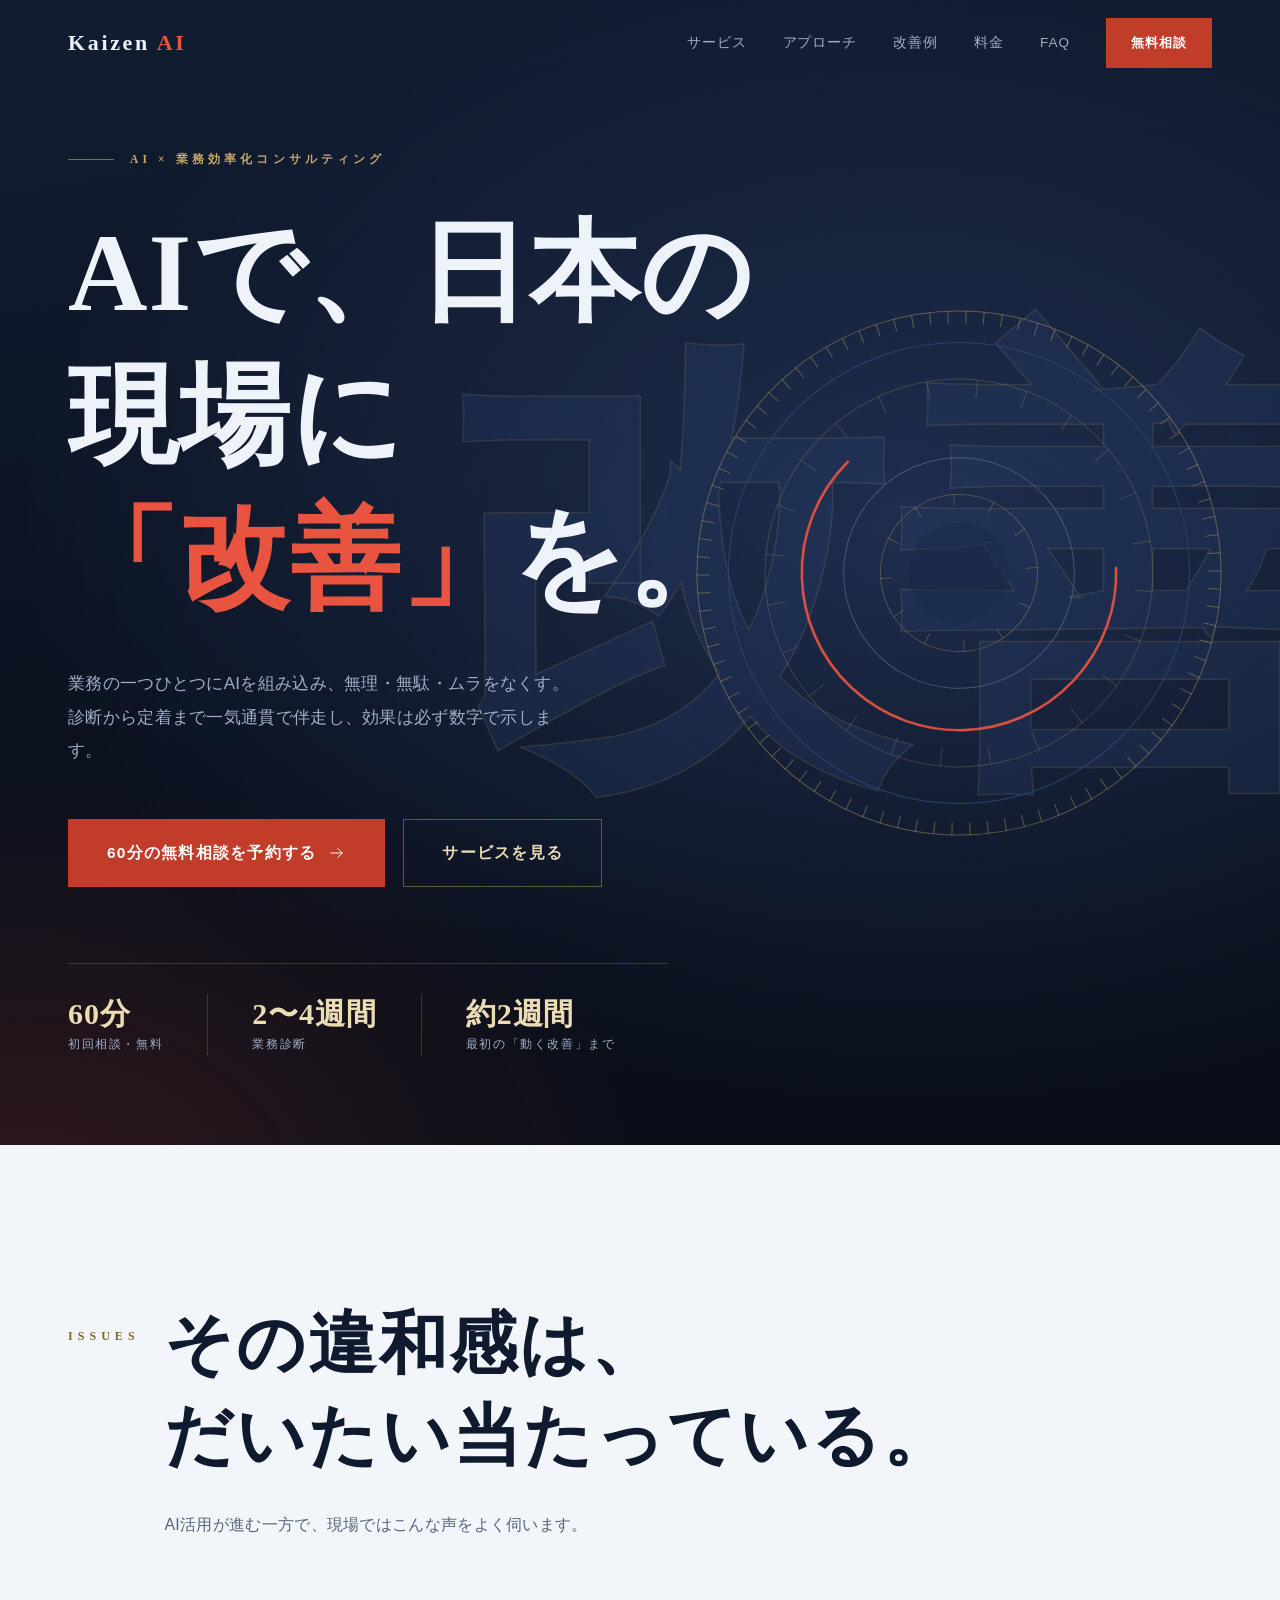
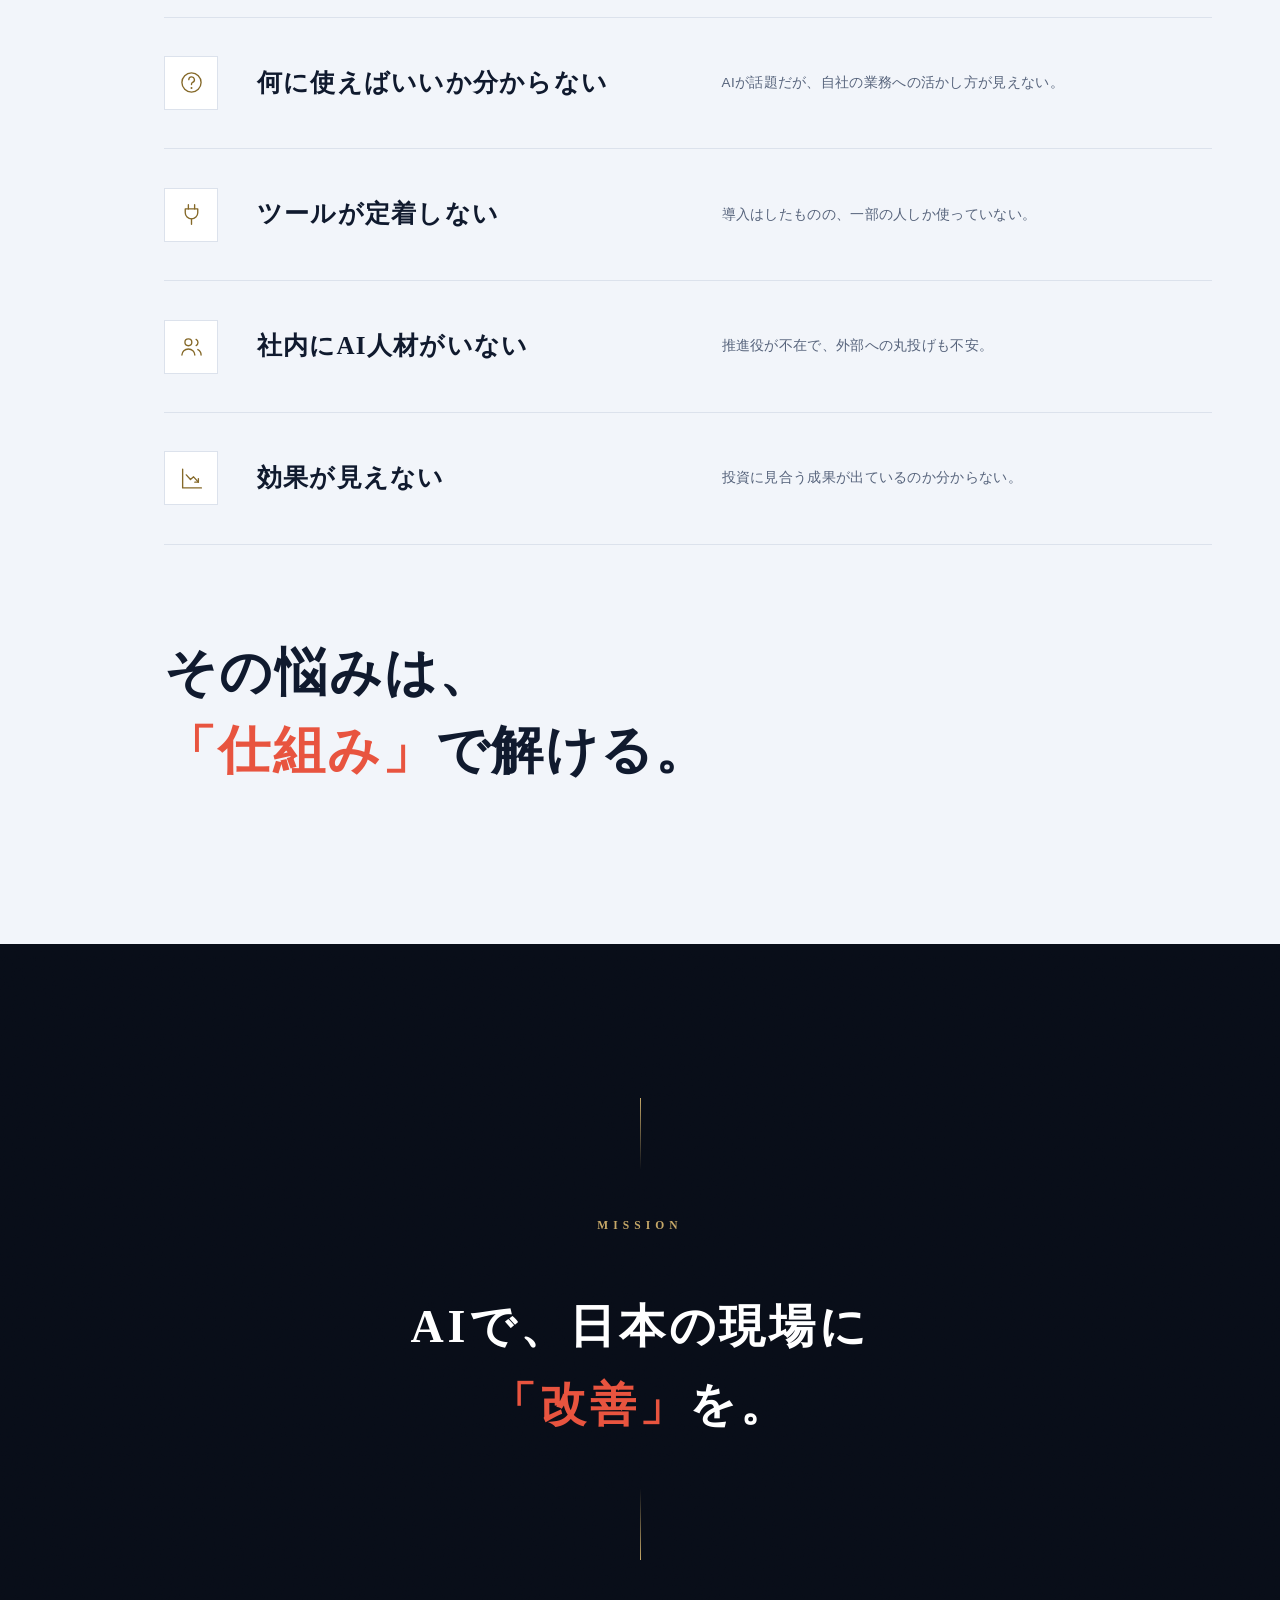
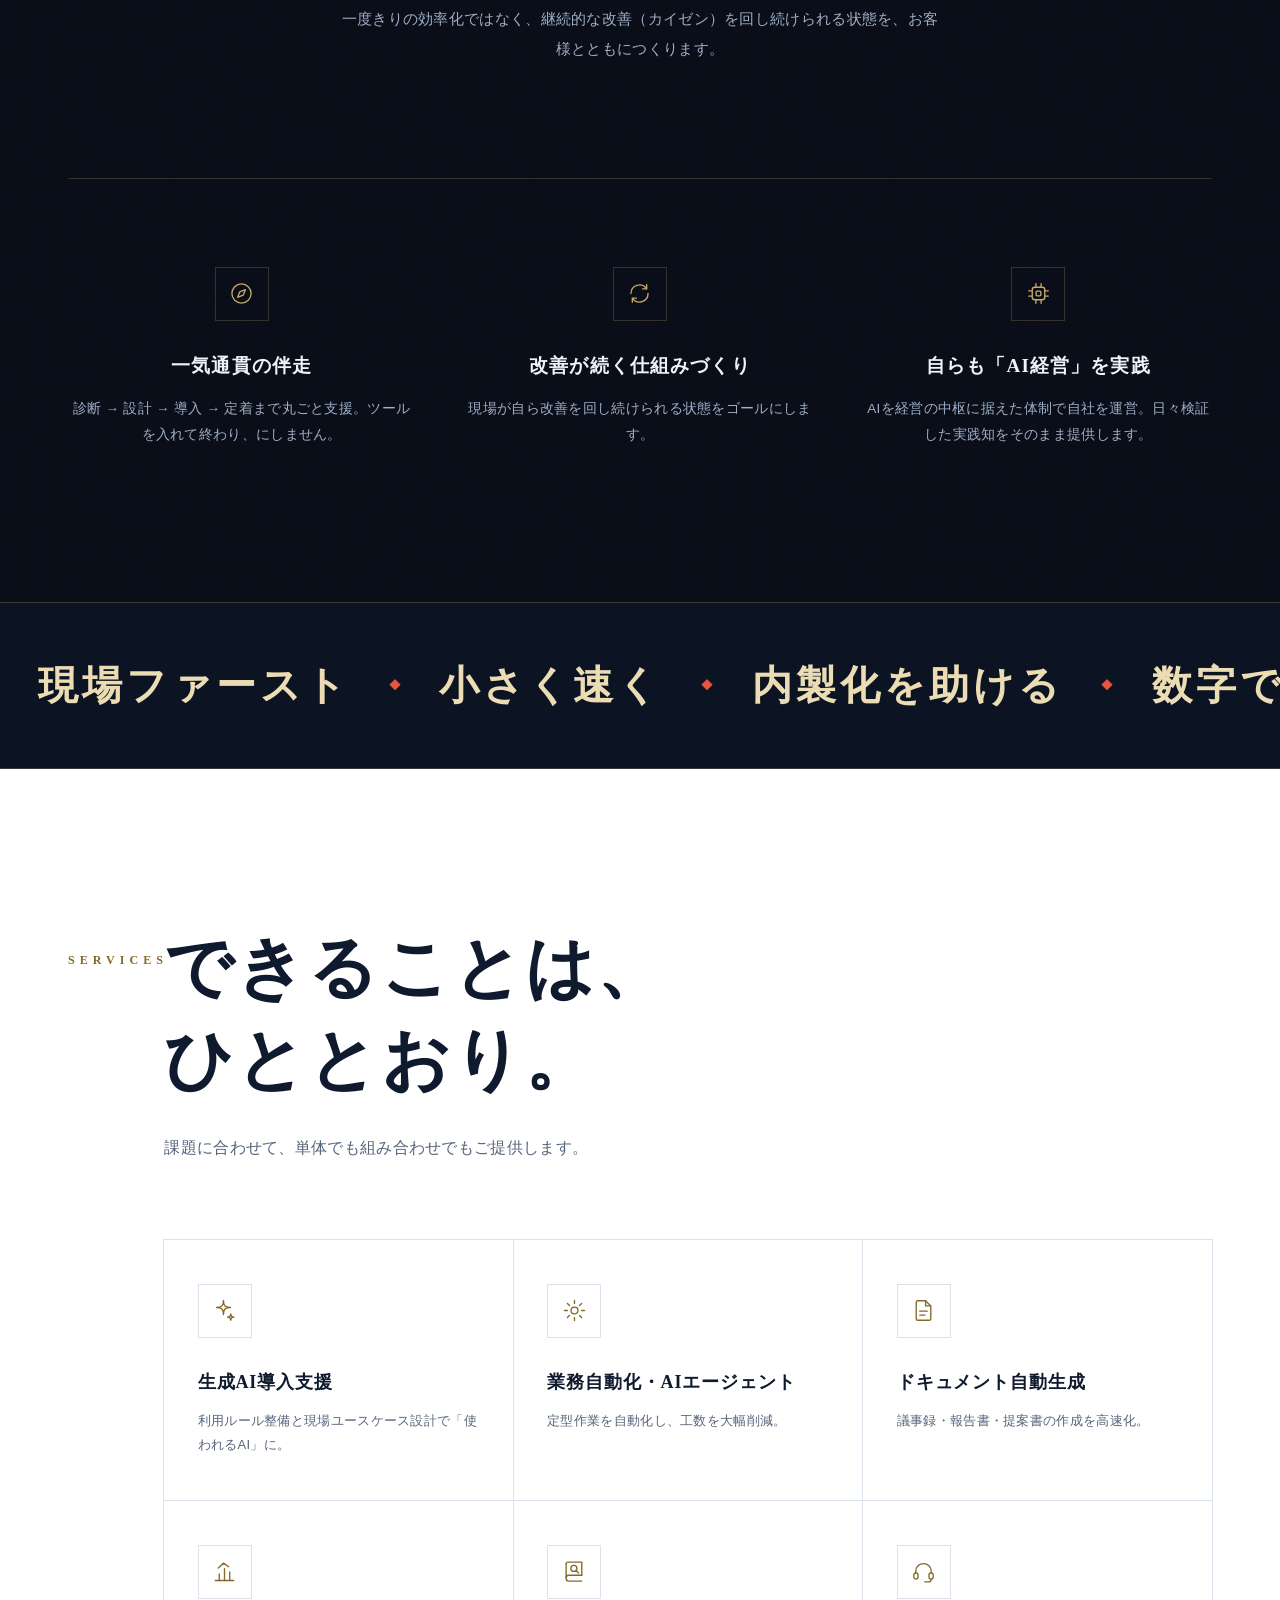
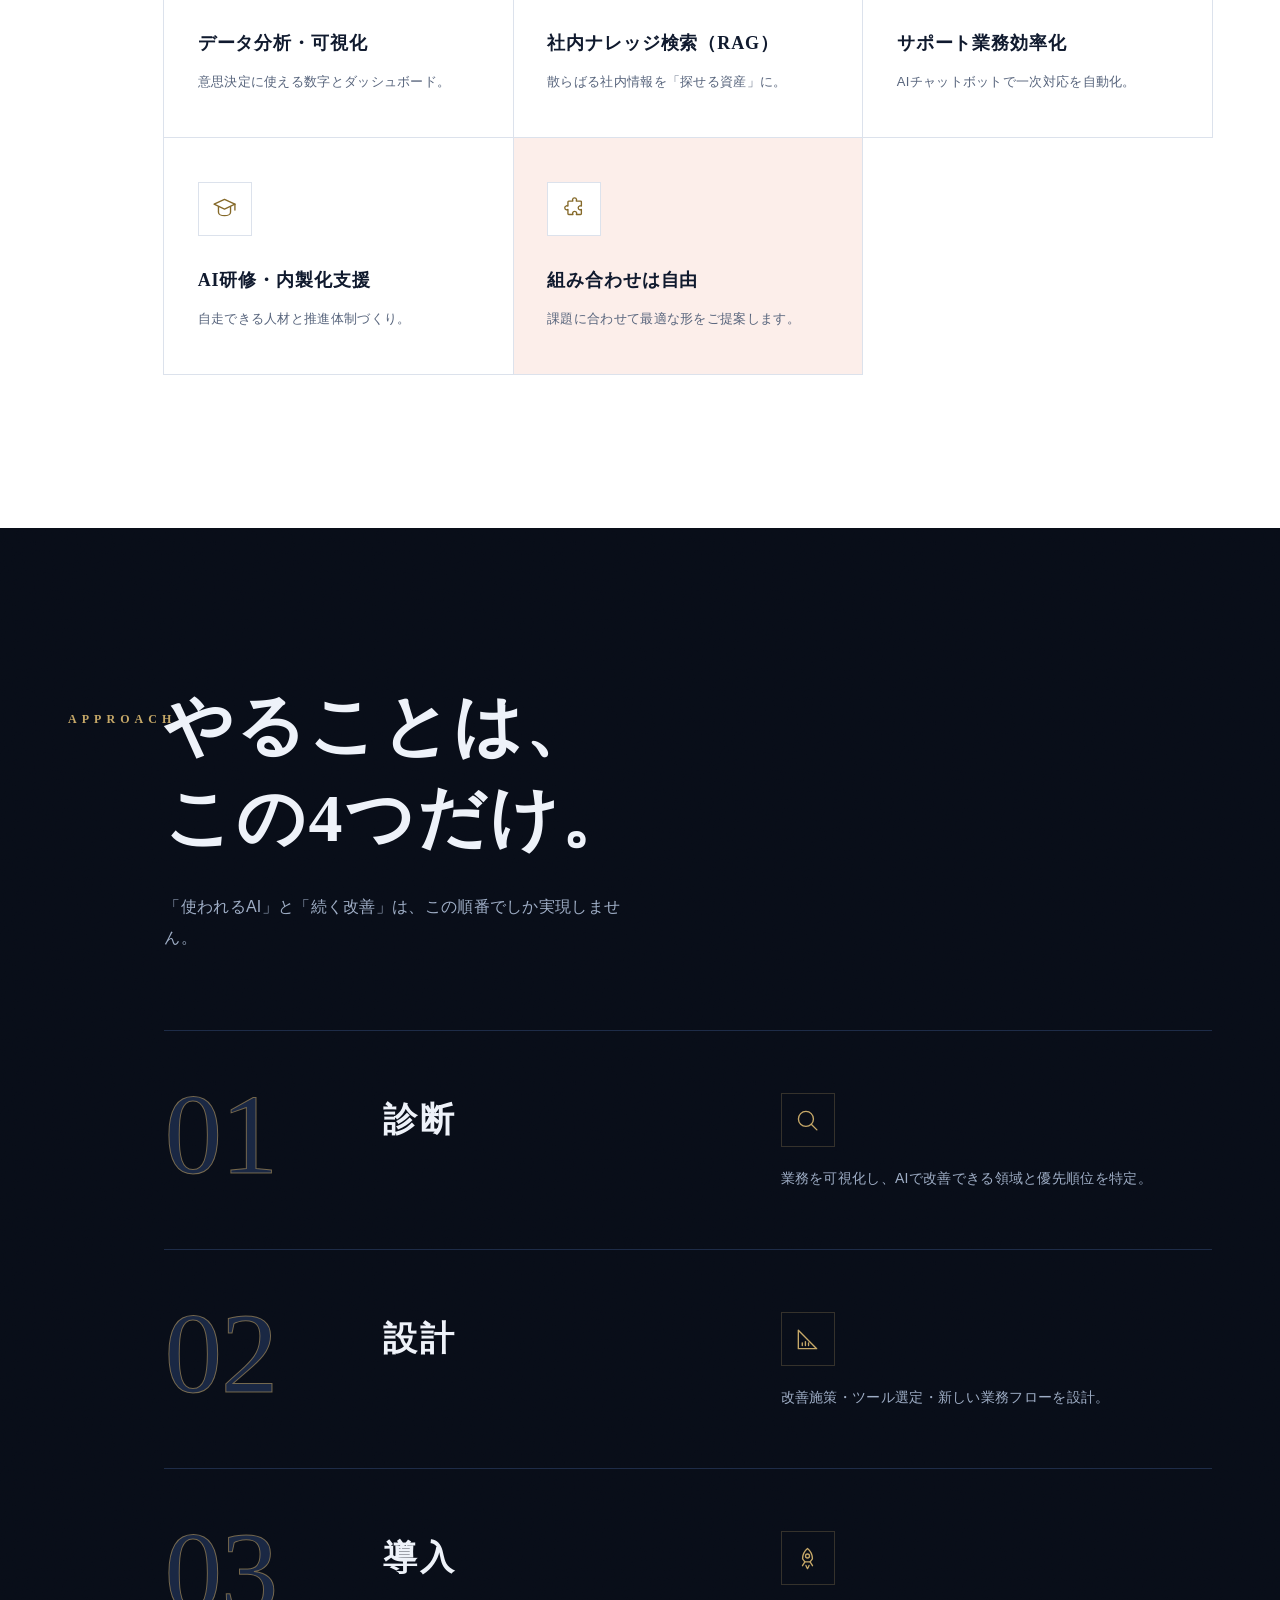
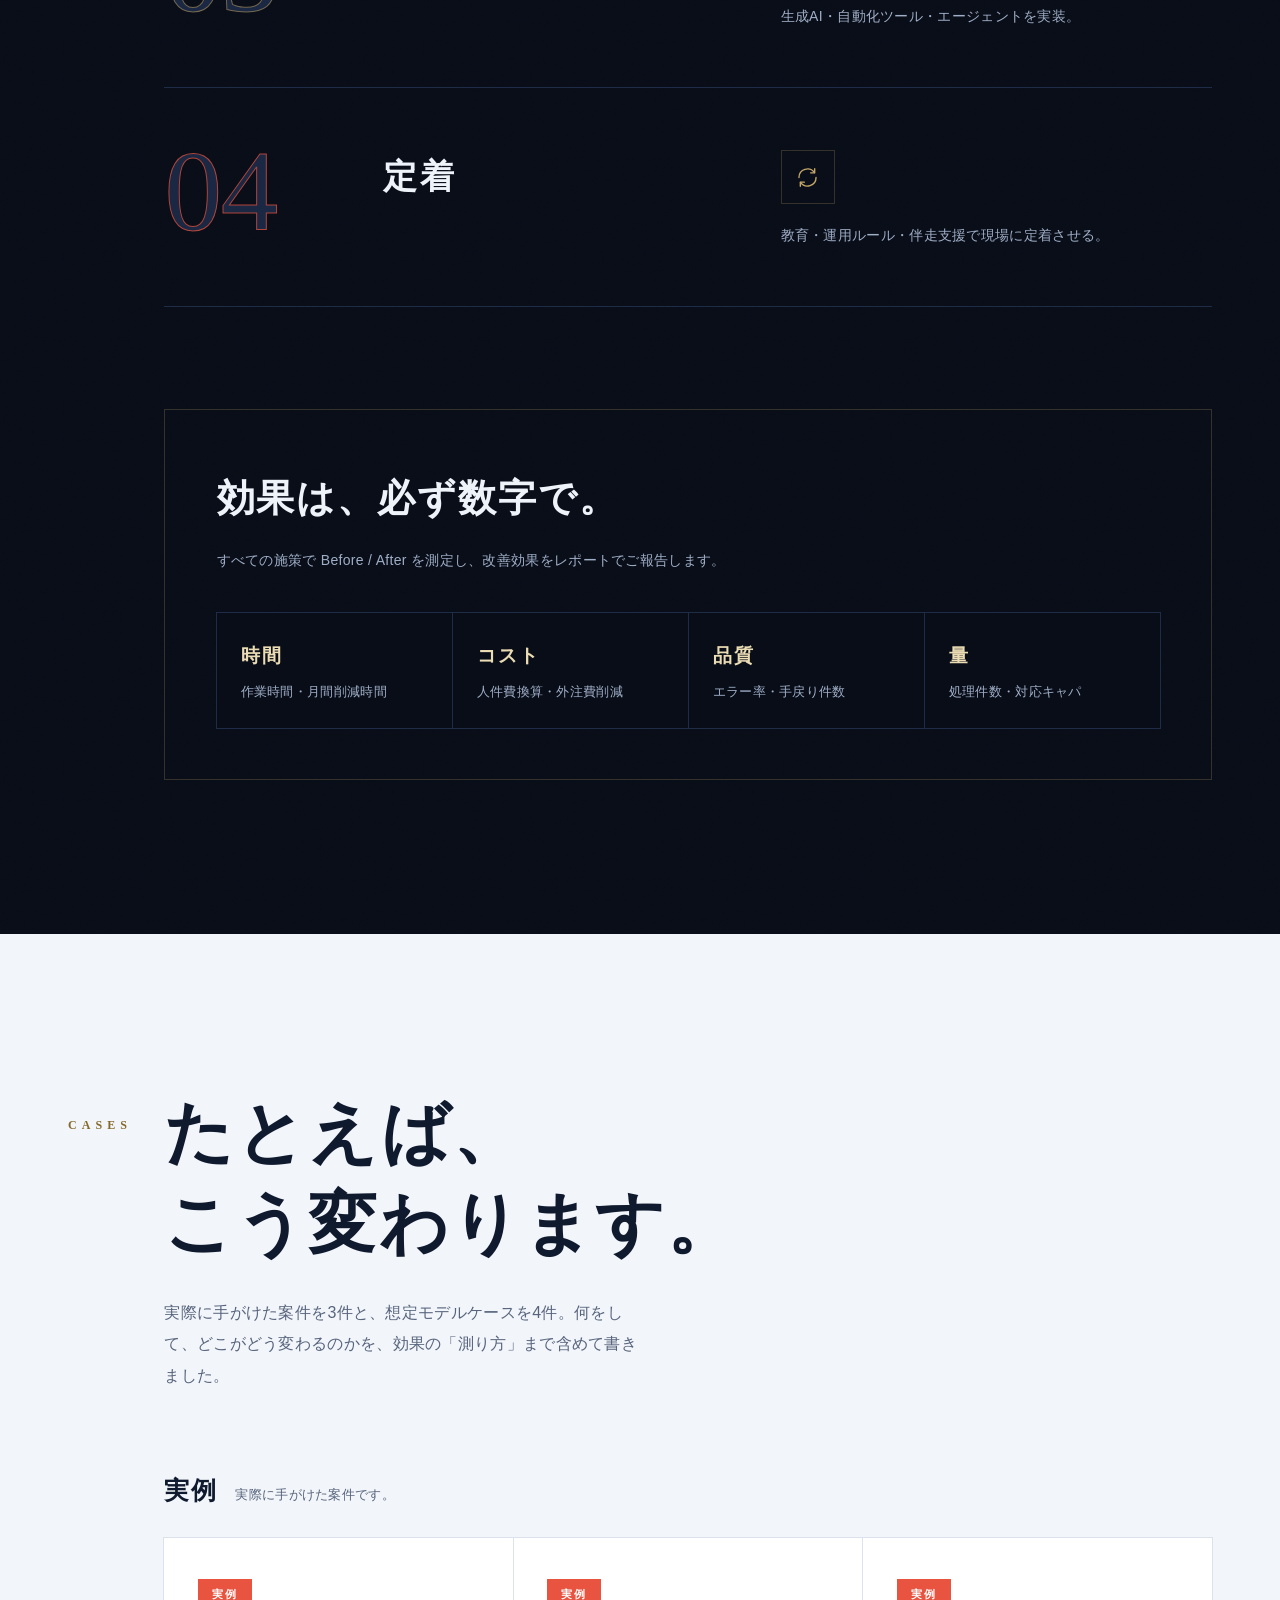
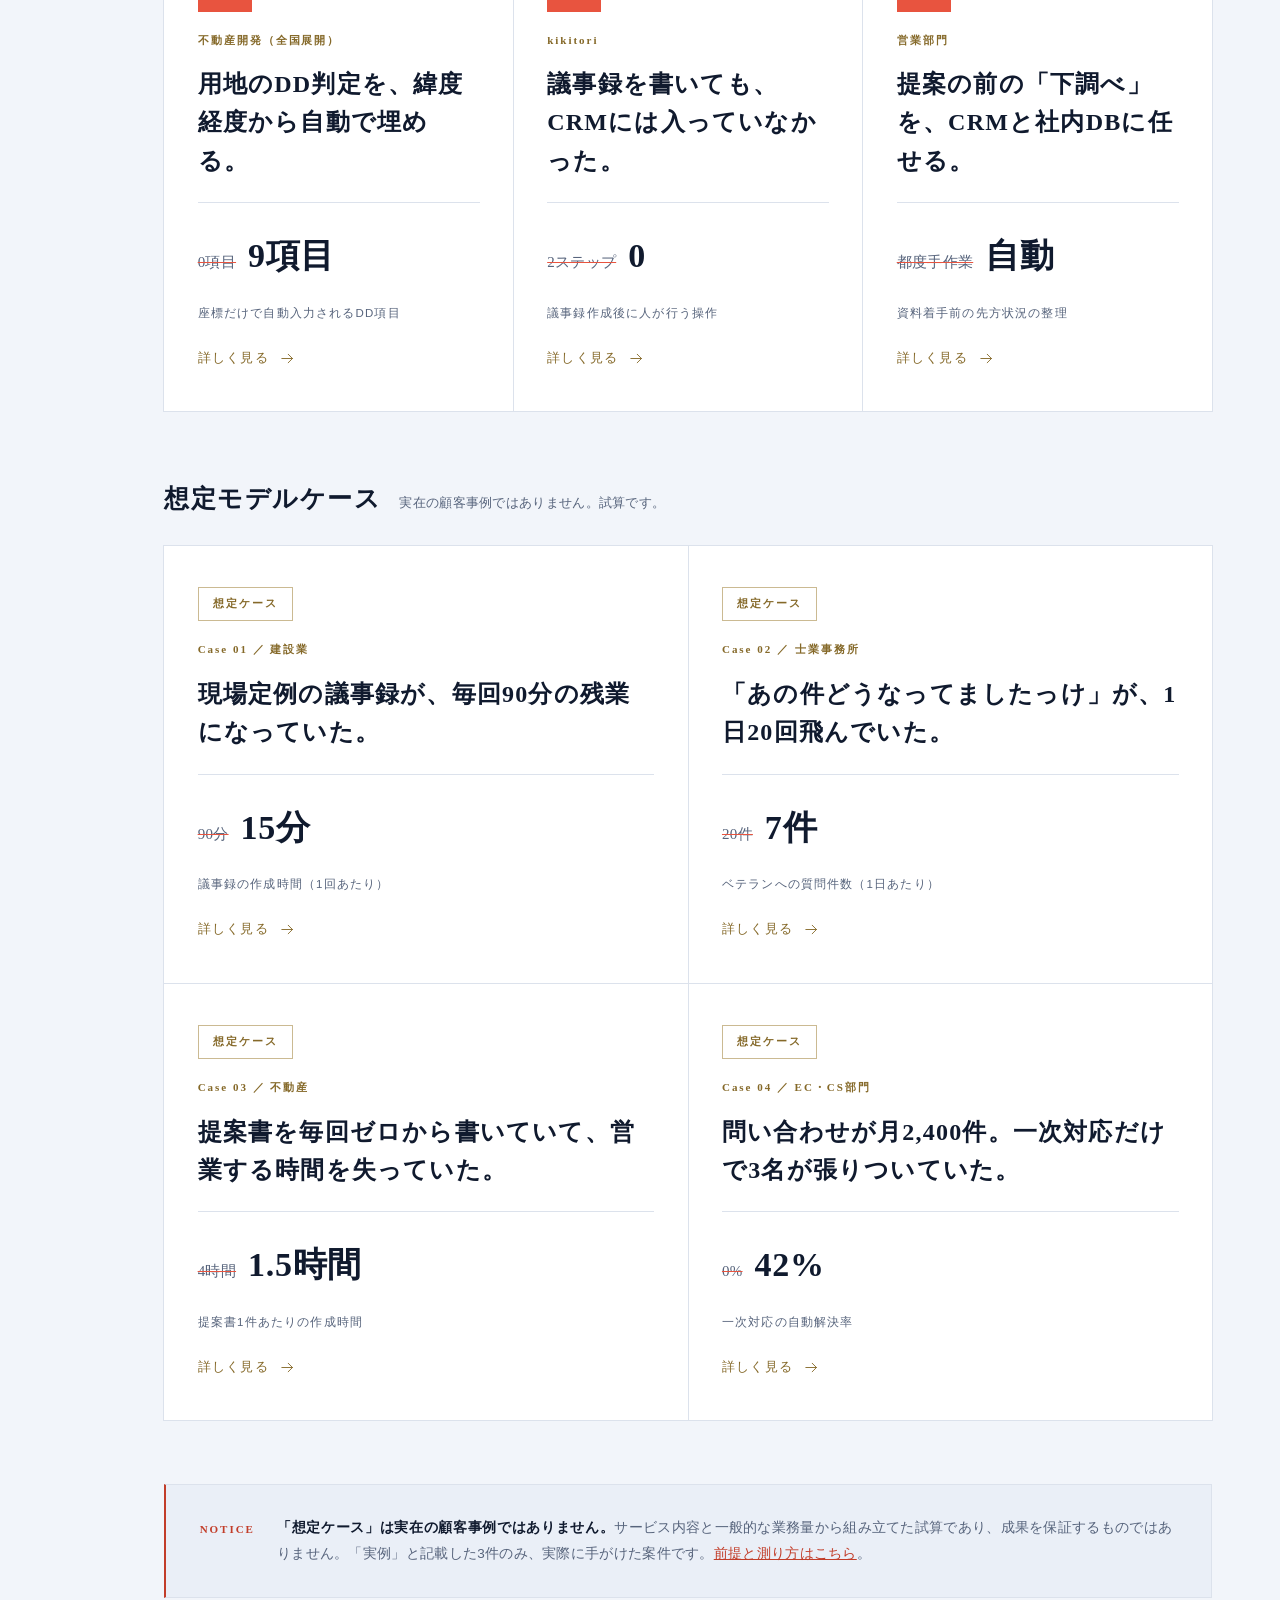
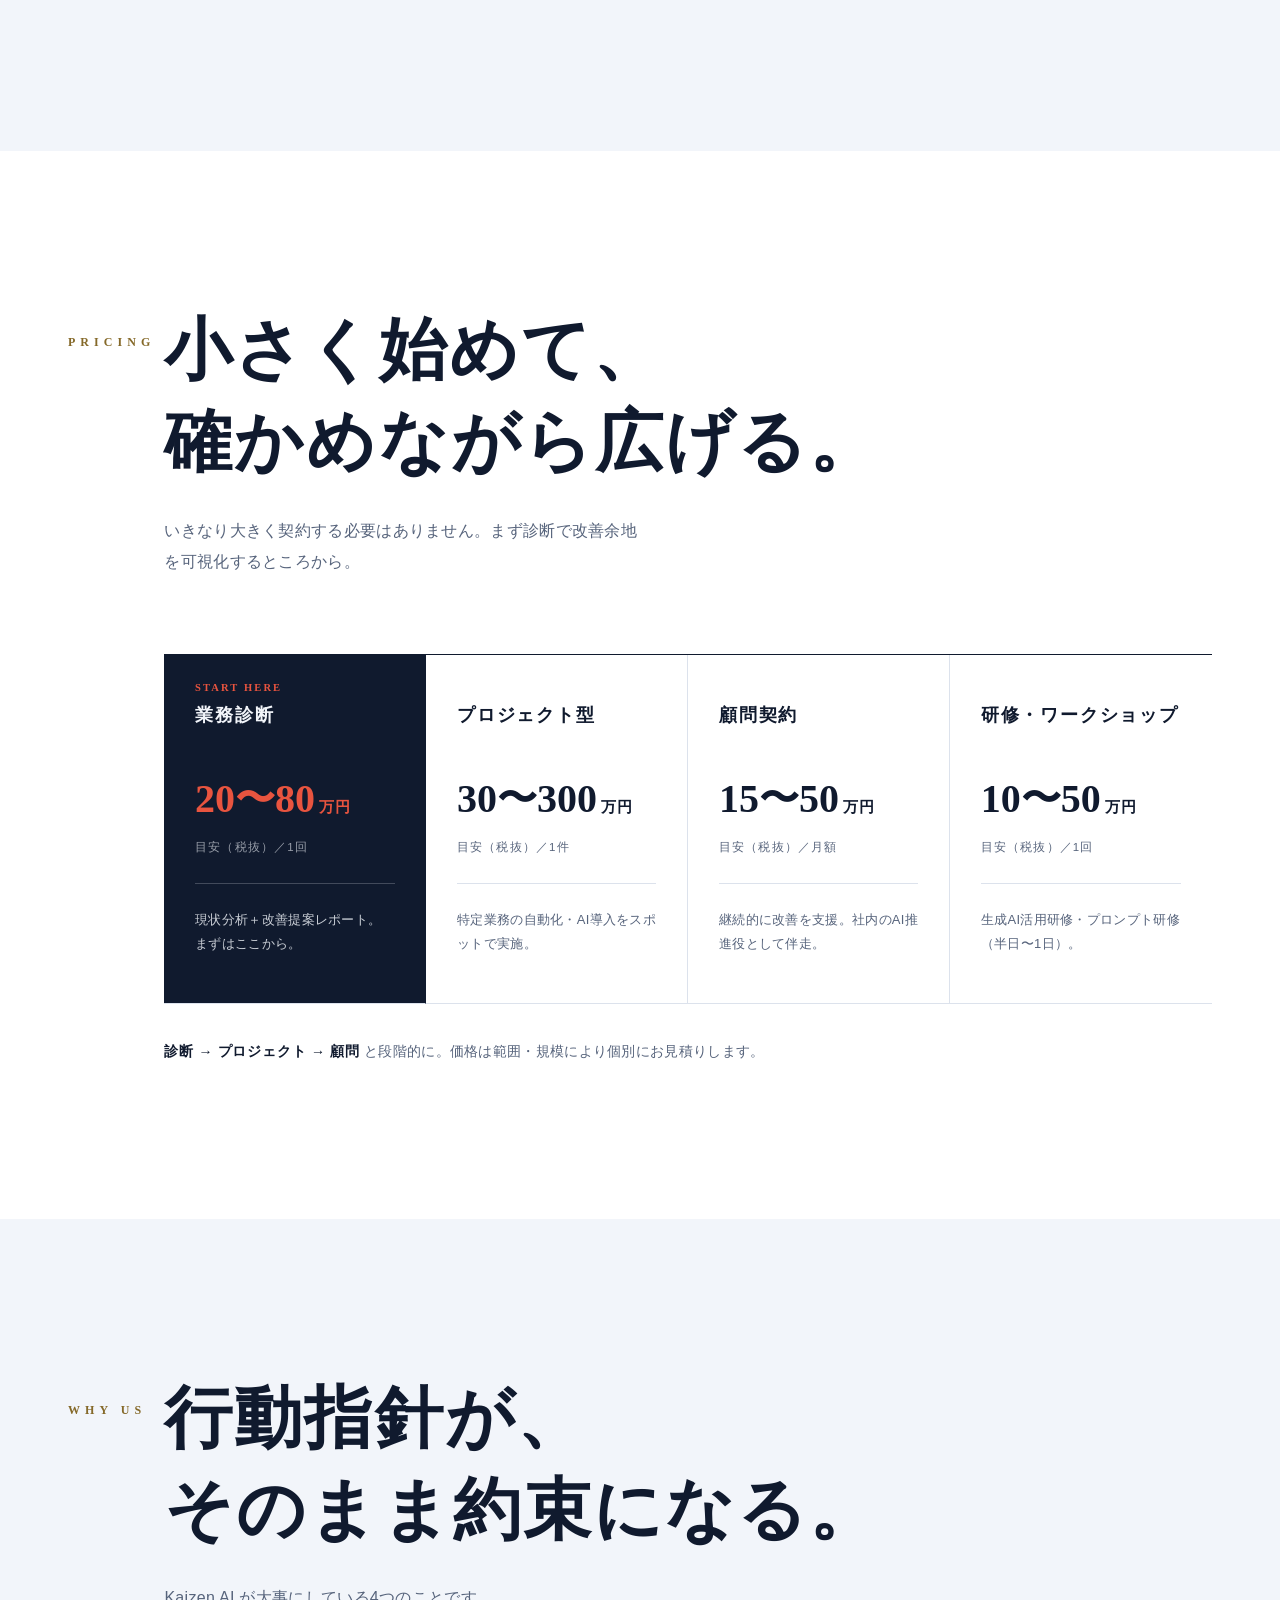
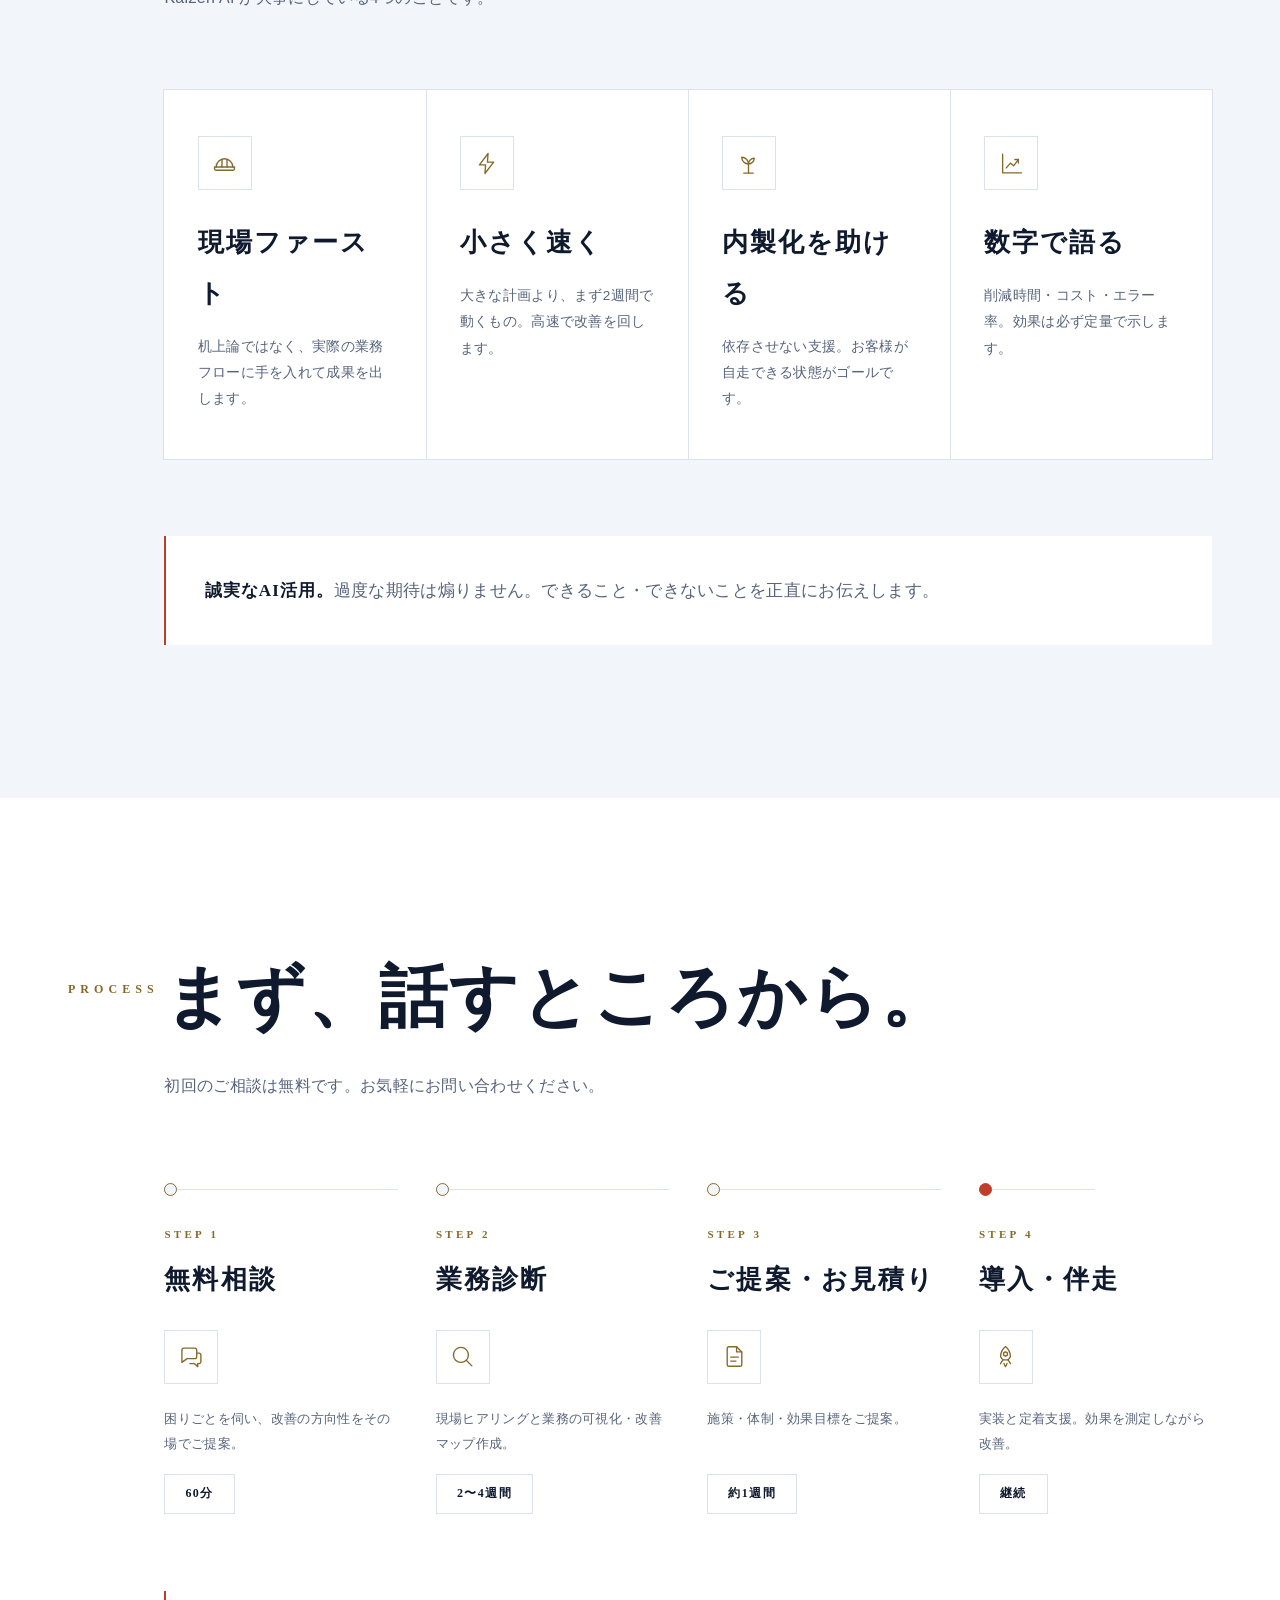
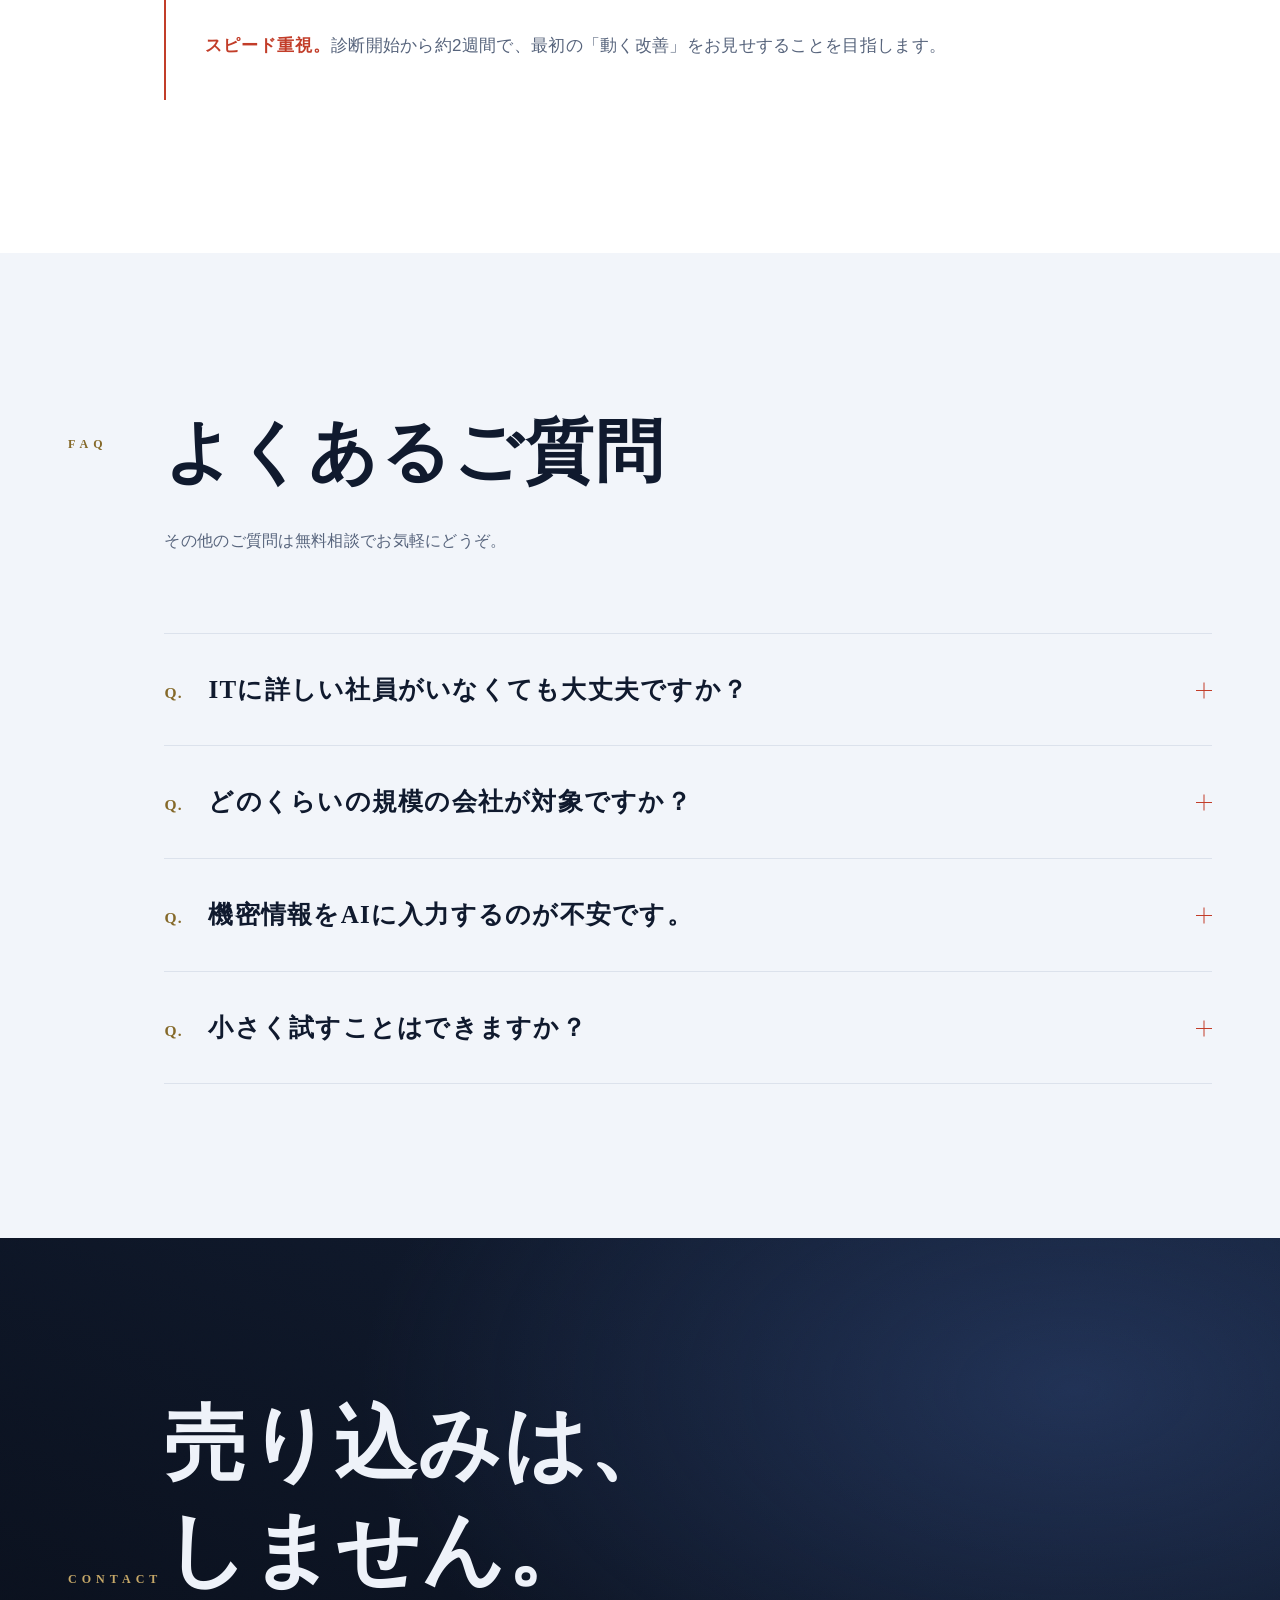
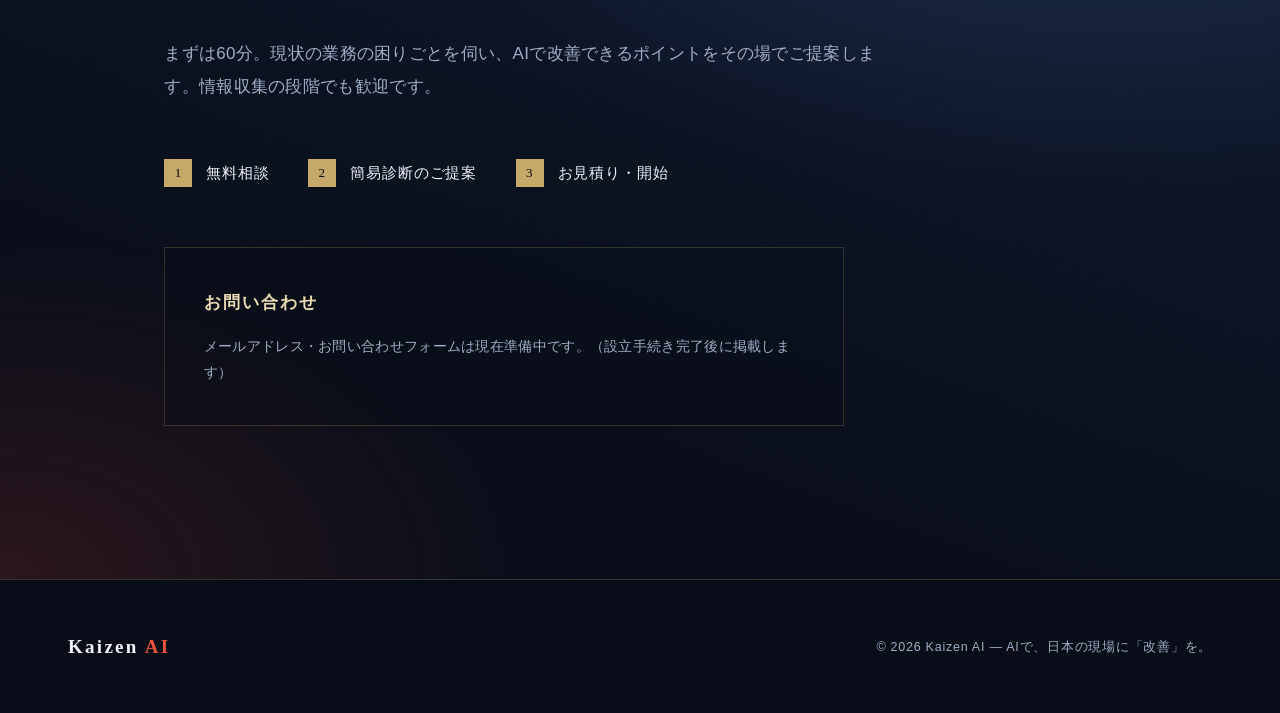
<file: website/index.html>
<!DOCTYPE html>
<html lang="ja">
<head>
<meta charset="UTF-8">
<meta name="viewport" content="width=device-width, initial-scale=1.0">
<title>Kaizen AI — AIで、日本の現場に「改善」を。</title>
<meta name="description" content="Kaizen AI は、AIを駆使した業務効率化コンサルティング会社です。診断から定着まで一気通貫で伴走し、効果を数字で示します。まずは60分の無料相談から。">
<meta name="theme-color" content="#080D18">
<meta property="og:type" content="website">
<meta property="og:locale" content="ja_JP">
<meta property="og:site_name" content="Kaizen AI">
<meta property="og:title" content="Kaizen AI — AIで、日本の現場に「改善」を。">
<meta property="og:description" content="Kaizen AI は、AIを駆使した業務効率化コンサルティング会社です。診断から定着まで一気通貫で伴走し、効果を数字で示します。まずは60分の無料相談から。">
<meta name="twitter:card" content="summary">
<link rel="stylesheet" href="assets/style.css">
</head>
<body>

<div class="page">

<!-- ===================== アイコン定義 ===================== -->
<svg width="0" height="0" aria-hidden="true" focusable="false" style="position:absolute">
  <defs>
    <symbol id="i-question" viewBox="0 0 24 24"><circle cx="12" cy="12" r="9.2"/><path d="M9.4 9.3a2.7 2.7 0 1 1 3.6 2.6c-.7.3-1 .9-1 1.6v.5"/><circle cx="12" cy="17.2" r=".95" fill="currentColor" stroke="none"/></symbol>
    <symbol id="i-plug" viewBox="0 0 24 24"><path d="M9 2.6v4M15 2.6v4"/><path d="M6 6.6h12v3.6a6 6 0 0 1-12 0z"/><path d="M12 16.2v5.2"/></symbol>
    <symbol id="i-people" viewBox="0 0 24 24"><circle cx="9" cy="8" r="3.3"/><path d="M2.8 20.2c0-3.4 2.8-5.8 6.2-5.8s6.2 2.4 6.2 5.8"/><path d="M16.4 5.2a3.3 3.3 0 0 1 0 5.9"/><path d="M18.1 14.9c1.9.9 3.1 2.8 3.1 5.3"/></symbol>
    <symbol id="i-chart-down" viewBox="0 0 24 24"><path d="M3.5 3v18h18"/><path d="M7 8.5l4 4.5 3-2.6 4.6 5.1"/><path d="M15.2 15.5h3.4v-3.4"/></symbol>
    <symbol id="i-compass" viewBox="0 0 24 24"><circle cx="12" cy="12" r="9.2"/><path d="M15.7 8.3l-2.1 5.3-5.3 2.1 2.1-5.3z"/></symbol>
    <symbol id="i-loop" viewBox="0 0 24 24"><path d="M20.2 12a8.2 8.2 0 0 1-14.9 4.7"/><path d="M3.8 12a8.2 8.2 0 0 1 14.9-4.7"/><path d="M18.9 3.6v3.9h-3.9"/><path d="M5.1 20.4v-3.9h3.9"/></symbol>
    <symbol id="i-cpu" viewBox="0 0 24 24"><rect x="6" y="6" width="12" height="12" rx="2.4"/><rect x="9.7" y="9.7" width="4.6" height="4.6" rx="1"/><path d="M9.5 2.6V6M14.5 2.6V6M9.5 18v3.4M14.5 18v3.4M2.6 9.5H6M2.6 14.5H6M18 9.5h3.4M18 14.5h3.4"/></symbol>
    <symbol id="i-spark" viewBox="0 0 24 24"><path d="M11 2.4c0 5 1.7 6.7 6.7 6.7-5 0-6.7 1.7-6.7 6.7 0-5-1.7-6.7-6.7-6.7 5 0 6.7-1.7 6.7-6.7z"/><path d="M18 15.4c0 2.2.8 3 3 3-2.2 0-3 .8-3 3 0-2.2-.8-3-3-3 2.2 0 3-.8 3-3z"/></symbol>
    <symbol id="i-gear" viewBox="0 0 24 24"><circle cx="12" cy="12" r="3.3"/><path d="M12 2.4v2.8M12 18.8v2.8M21.6 12h-2.8M5.2 12H2.4M18.8 5.2l-2 2M7.2 16.8l-2 2M18.8 18.8l-2-2M7.2 7.2l-2-2"/></symbol>
    <symbol id="i-doc" viewBox="0 0 24 24"><path d="M14 2.6H6.6A1.6 1.6 0 0 0 5 4.2v15.6a1.6 1.6 0 0 0 1.6 1.6h10.8a1.6 1.6 0 0 0 1.6-1.6V7.6z"/><path d="M14 2.6v5h5"/><path d="M8.4 12.6h7.2M8.4 16.4h5"/></symbol>
    <symbol id="i-bars" viewBox="0 0 24 24"><path d="M3.2 20.6h17.6"/><path d="M7 20.6v-6.2M12 20.6v-11.4M17 20.6v-8.2"/><path d="M6 8.6l5-4.6 5 3.4"/></symbol>
    <symbol id="i-knowledge" viewBox="0 0 24 24"><path d="M4 4.6A1.6 1.6 0 0 1 5.6 3H19v12.6"/><path d="M4 4.6v14.2A2.4 2.4 0 0 0 6.4 21.2H19"/><path d="M19 15.6H6.4a2.4 2.4 0 0 0-2.4 2.4"/><circle cx="11.4" cy="9" r="2.9"/><path d="M13.5 11.1l2.3 2.3"/></symbol>
    <symbol id="i-headset" viewBox="0 0 24 24"><path d="M4.6 14v-2.2a7.4 7.4 0 0 1 14.8 0V14"/><rect x="2.7" y="13.3" width="4" height="6" rx="2"/><rect x="17.3" y="13.3" width="4" height="6" rx="2"/><path d="M19.3 19.3v.4a2.2 2.2 0 0 1-2.2 2.2h-3.9"/></symbol>
    <symbol id="i-cap" viewBox="0 0 24 24"><path d="M12 3.2L22 7.9l-10 4.7L2 7.9z"/><path d="M6.2 10.3v5.2c0 1.9 2.6 3.4 5.8 3.4s5.8-1.5 5.8-3.4v-5.2"/><path d="M22 7.9v5.6"/></symbol>
    <symbol id="i-puzzle" viewBox="0 0 24 24"><path d="M10.1 3.4a2 2 0 0 1 3.9 0c0 .6-.3 1-.3 1.5h4.1a.8.8 0 0 1 .8.8v4c-.5 0-.9-.3-1.5-.3a2 2 0 0 0 0 3.9c.6 0 1-.3 1.5-.3v4a.8.8 0 0 1-.8.8h-4c0-.5.3-.9.3-1.5a2 2 0 0 0-3.9 0c0 .6.3 1 .3 1.5H6.5a.8.8 0 0 1-.8-.8v-4c-.5 0-.9.3-1.5.3a2 2 0 0 1 0-3.9c.6 0 1 .3 1.5.3v-4a.8.8 0 0 1 .8-.8h3.9c0-.5-.3-.9-.3-1.5z"/></symbol>
    <symbol id="i-search" viewBox="0 0 24 24"><circle cx="10.5" cy="10.5" r="7.2"/><path d="M15.6 15.6L21 21"/></symbol>
    <symbol id="i-draft" viewBox="0 0 24 24"><path d="M3.2 20.8h17.6L3.2 3.2z"/><path d="M7 17.8v-2.6M10 17.8v-3.8M13 17.8v-2.6"/></symbol>
    <symbol id="i-rocket" viewBox="0 0 24 24"><path d="M12 2.4c3.1 2.5 4.7 6.2 4.7 9.9L14.5 15.2H9.5L7.3 12.3C7.3 8.6 8.9 4.9 12 2.4z"/><circle cx="12" cy="9.6" r="1.9"/><path d="M9.5 15.2l-2.3 3.7M14.5 15.2l2.3 3.7"/><path d="M10.5 18.6c.4 1.3.9 2.2 1.5 3.1.6-.9 1.1-1.8 1.5-3.1"/></symbol>
    <symbol id="i-helmet" viewBox="0 0 24 24"><path d="M4 15.4a8 8 0 0 1 16 0"/><path d="M2.4 15.4h19.2v1.7a1.4 1.4 0 0 1-1.4 1.4H3.8a1.4 1.4 0 0 1-1.4-1.4z"/><path d="M9.6 8.2v7.2M14.4 8.2v7.2"/></symbol>
    <symbol id="i-bolt" viewBox="0 0 24 24"><path d="M13.5 2.4L5.2 13.3h5.9L10.5 21.6 18.8 10.7h-5.9z"/></symbol>
    <symbol id="i-sprout" viewBox="0 0 24 24"><path d="M12 21.2v-8.7"/><path d="M12 12.5C12 8.9 9.1 6 5.5 6c0 3.6 2.9 6.5 6.5 6.5z"/><path d="M12 12.5C12 9.5 14.5 7 17.5 7c0 3-2.5 5.5-5.5 5.5z"/><path d="M7.4 21.2h9.2"/></symbol>
    <symbol id="i-trend" viewBox="0 0 24 24"><path d="M3.5 3v18h18"/><path d="M7 16.2l4-4.6 3 2.6 4.6-6"/><path d="M15.2 8.2h3.4v3.4"/></symbol>
    <symbol id="i-chat" viewBox="0 0 24 24"><path d="M2.8 5.8A1.8 1.8 0 0 1 4.6 4h10.6a1.8 1.8 0 0 1 1.8 1.8v6.4a1.8 1.8 0 0 1-1.8 1.8H7.8l-5 3.6z"/><path d="M17 8.8h2.2A1.8 1.8 0 0 1 21 10.6V17a1.8 1.8 0 0 1-1.8 1.8h-1.3l.2 2.9-3.5-2.9H10.4"/></symbol>
    <symbol id="i-arw" viewBox="0 0 24 24"><path d="M4 12h15"/><path d="M13 6l6 6-6 6"/></symbol>
  </defs>
</svg>

<!-- ===================== ヘッダー ===================== -->
<header class="site-header">
  <div class="wrap nav">
    <a class="logo" href="#top">Kaizen <em>AI</em></a>
    <nav class="nav-links">
      <a href="#services">サービス</a>
      <a href="#approach">アプローチ</a>
      <a href="#cases">改善例</a>
      <a href="#pricing">料金</a>
      <a href="#faq">FAQ</a>
      <a class="btn btn-sm" href="#contact">無料相談</a>
    </nav>
  </div>
</header>

<!-- ===================== ヒーロー ===================== -->
<div class="hero grain" id="top">
  <div class="hero-kanji" aria-hidden="true">改善</div>
  <canvas class="enso" id="enso" aria-hidden="true"></canvas>
  <div class="wrap">
    <div class="hero-inner">
      <div class="hero-eyebrow rise d1">AI &times; 業務効率化コンサルティング</div>
      <h1>
        <span class="ln curtain"><span class="d1">AIで、日本の</span></span>
        <span class="ln curtain"><span class="d2">現場に</span></span>
        <span class="ln curtain"><span class="d3"><em>「改善」</em>を。</span></span>
      </h1>
      <p class="hero-sub rise d4">業務の一つひとつにAIを組み込み、無理・無駄・ムラをなくす。診断から定着まで一気通貫で伴走し、効果は必ず数字で示します。</p>
      <div class="hero-cta rise d5">
        <a class="btn" href="#contact"><span>60分の無料相談を予約する</span><svg class="ic arw" width="18" height="18"><use href="#i-arw"/></svg></a>
        <a class="btn btn-line" href="#services"><span>サービスを見る</span></a>
      </div>
      <div class="hero-facts rise d6">
        <div class="f"><div class="v">60分</div><div class="k">初回相談・無料</div></div>
        <div class="f"><div class="v">2〜4週間</div><div class="k">業務診断</div></div>
        <div class="f"><div class="v">約2週間</div><div class="k">最初の「動く改善」まで</div></div>
      </div>
    </div>
  </div>
</div>

<!-- ===================== 課題 ===================== -->
<section class="band bg-washi">
  <div class="wrap sec">
    <div class="rail"><div class="vlabel">Issues</div></div>
    <div>
      <div data-rv>
        <h2 class="h2">その違和感は、<br>だいたい当たっている。</h2>
        <p class="lead">AI活用が進む一方で、現場ではこんな声をよく伺います。</p>
      </div>
      <div class="pain-list" data-rv-group>
        <div class="pain-row">
          <div class="ic-box"><svg class="ic"><use href="#i-question"/></svg></div>
          <h3>何に使えばいいか分からない</h3>
          <p>AIが話題だが、自社の業務への活かし方が見えない。</p>
        </div>
        <div class="pain-row">
          <div class="ic-box"><svg class="ic"><use href="#i-plug"/></svg></div>
          <h3>ツールが定着しない</h3>
          <p>導入はしたものの、一部の人しか使っていない。</p>
        </div>
        <div class="pain-row">
          <div class="ic-box"><svg class="ic"><use href="#i-people"/></svg></div>
          <h3>社内にAI人材がいない</h3>
          <p>推進役が不在で、外部への丸投げも不安。</p>
        </div>
        <div class="pain-row">
          <div class="ic-box"><svg class="ic"><use href="#i-chart-down"/></svg></div>
          <h3>効果が見えない</h3>
          <p>投資に見合う成果が出ているのか分からない。</p>
        </div>
      </div>
      <p class="pain-close" data-rv>その悩みは、<br><em>「仕組み」</em>で解ける。</p>
    </div>
  </div>
</section>

<!-- ===================== ミッション ===================== -->
<section class="band bg-sumi grain">
  <div class="wrap mission-band">
    <div data-rv>
      <div class="mission-rule"></div>
      <div class="mission-label">Mission</div>
      <div class="mission-vert">AIで、日本の現場に<br><em>「改善」</em>を。</div>
      <div class="mission-rule bottom"></div>
      <p class="mission-sub">一度きりの効率化ではなく、継続的な改善（カイゼン）を回し続けられる状態を、お客様とともにつくります。</p>
    </div>

    <div class="feature-row" data-rv-group>
      <div class="feature">
        <div class="ic-box"><svg class="ic"><use href="#i-compass"/></svg></div>
        <h3>一気通貫の伴走</h3>
        <p>診断 → 設計 → 導入 → 定着まで丸ごと支援。ツールを入れて終わり、にしません。</p>
      </div>
      <div class="feature">
        <div class="ic-box"><svg class="ic"><use href="#i-loop"/></svg></div>
        <h3>改善が続く仕組みづくり</h3>
        <p>現場が自ら改善を回し続けられる状態をゴールにします。</p>
      </div>
      <div class="feature">
        <div class="ic-box"><svg class="ic"><use href="#i-cpu"/></svg></div>
        <h3>自らも「AI経営」を実践</h3>
        <p>AIを経営の中枢に据えた体制で自社を運営。日々検証した実践知をそのまま提供します。</p>
      </div>
    </div>
  </div>
</section>

<!-- ===================== 行動指針の帯 ===================== -->
<div class="marquee">
  <div class="marquee-track">
    <div class="marquee-set">
      <span>現場ファースト</span><i>◆</i><span>小さく速く</span><i>◆</i><span>内製化を助ける</span><i>◆</i><span>数字で語る</span><i>◆</i><span>誠実なAI活用</span><i>◆</i>
    </div>
    <div class="marquee-set" aria-hidden="true">
      <span>現場ファースト</span><i>◆</i><span>小さく速く</span><i>◆</i><span>内製化を助ける</span><i>◆</i><span>数字で語る</span><i>◆</i><span>誠実なAI活用</span><i>◆</i>
    </div>
  </div>
</div>

<!-- ===================== サービス ===================== -->
<section class="band bg-paper" id="services">
  <div class="wrap sec">
    <div class="rail"><div class="vlabel">Services</div></div>
    <div>
      <div data-rv>
        <h2 class="h2">できることは、<br>ひととおり。</h2>
        <p class="lead">課題に合わせて、単体でも組み合わせでもご提供します。</p>
      </div>
      <div class="svc-grid" data-rv-group>
        <div class="svc-card"><div class="ic-box"><svg class="ic"><use href="#i-spark"/></svg></div><h3>生成AI導入支援</h3><p>利用ルール整備と現場ユースケース設計で「使われるAI」に。</p></div>
        <div class="svc-card"><div class="ic-box"><svg class="ic"><use href="#i-gear"/></svg></div><h3>業務自動化・AIエージェント</h3><p>定型作業を自動化し、工数を大幅削減。</p></div>
        <div class="svc-card"><div class="ic-box"><svg class="ic"><use href="#i-doc"/></svg></div><h3>ドキュメント自動生成</h3><p>議事録・報告書・提案書の作成を高速化。</p></div>
        <div class="svc-card"><div class="ic-box"><svg class="ic"><use href="#i-bars"/></svg></div><h3>データ分析・可視化</h3><p>意思決定に使える数字とダッシュボード。</p></div>
        <div class="svc-card"><div class="ic-box"><svg class="ic"><use href="#i-knowledge"/></svg></div><h3>社内ナレッジ検索（RAG）</h3><p>散らばる社内情報を「探せる資産」に。</p></div>
        <div class="svc-card"><div class="ic-box"><svg class="ic"><use href="#i-headset"/></svg></div><h3>サポート業務効率化</h3><p>AIチャットボットで一次対応を自動化。</p></div>
        <div class="svc-card"><div class="ic-box"><svg class="ic"><use href="#i-cap"/></svg></div><h3>AI研修・内製化支援</h3><p>自走できる人材と推進体制づくり。</p></div>
        <div class="svc-card is-open"><div class="ic-box"><svg class="ic"><use href="#i-puzzle"/></svg></div><h3>組み合わせは自由</h3><p>課題に合わせて最適な形をご提案します。</p></div>
      </div>
    </div>
  </div>
</section>

<!-- ===================== アプローチ ===================== -->
<section class="band bg-sumi grain" id="approach">
  <div class="wrap sec">
    <div class="rail"><div class="vlabel">Approach</div></div>
    <div>
      <div data-rv>
        <h2 class="h2">やることは、<br>この4つだけ。</h2>
        <p class="lead">「使われるAI」と「続く改善」は、この順番でしか実現しません。</p>
      </div>
      <div class="steps" data-rv-group>
        <div class="step">
          <div class="n">01</div>
          <h3>診断</h3>
          <div class="body">
            <div class="ic-box"><svg class="ic"><use href="#i-search"/></svg></div>
            <p>業務を可視化し、AIで改善できる領域と優先順位を特定。</p>
          </div>
        </div>
        <div class="step">
          <div class="n">02</div>
          <h3>設計</h3>
          <div class="body">
            <div class="ic-box"><svg class="ic"><use href="#i-draft"/></svg></div>
            <p>改善施策・ツール選定・新しい業務フローを設計。</p>
          </div>
        </div>
        <div class="step">
          <div class="n">03</div>
          <h3>導入</h3>
          <div class="body">
            <div class="ic-box"><svg class="ic"><use href="#i-rocket"/></svg></div>
            <p>生成AI・自動化ツール・エージェントを実装。</p>
          </div>
        </div>
        <div class="step last">
          <div class="n">04</div>
          <h3>定着</h3>
          <div class="body">
            <div class="ic-box"><svg class="ic"><use href="#i-loop"/></svg></div>
            <p>教育・運用ルール・伴走支援で現場に定着させる。</p>
          </div>
        </div>
      </div>

      <div class="kpi-panel" data-rv>
        <h3>効果は、必ず数字で。</h3>
        <p>すべての施策で Before / After を測定し、改善効果をレポートでご報告します。</p>
        <div class="kpi-row">
          <div class="kpi"><b>時間</b>作業時間・月間削減時間</div>
          <div class="kpi"><b>コスト</b>人件費換算・外注費削減</div>
          <div class="kpi"><b>品質</b>エラー率・手戻り件数</div>
          <div class="kpi"><b>量</b>処理件数・対応キャパ</div>
        </div>
      </div>
    </div>
  </div>
</section>

<!-- ===================== 改善例 ===================== -->
<section class="band bg-washi" id="cases">
  <div class="wrap sec">
    <div class="rail"><div class="vlabel">Cases</div></div>
    <div>
      <div data-rv>
        <h2 class="h2">たとえば、<br>こう変わります。</h2>
        <p class="lead">実際に手がけた案件を3件と、想定モデルケースを4件。何をして、どこがどう変わるのかを、効果の「測り方」まで含めて書きました。</p>
      </div>
      <div class="case-subhead" data-rv>
        <h3>実例</h3><p>実際に手がけた案件です。</p>
      </div>
      <div class="case-grid cols-3" data-rv-group>
        <a class="case-card" href="cases.html#case-dd">
          <span class="case-badge real">実例</span>
          <div class="seg">不動産開発（全国展開）</div>
          <h3>用地のDD判定を、緯度経度から自動で埋める。</h3>
          <div class="metric">
            <span class="from">0項目</span><span class="to">9項目</span>
            <span class="lb">座標だけで自動入力されるDD項目</span>
          </div>
          <div class="go">詳しく見る<svg class="ic"><use href="#i-arw"/></svg></div>
        </a>
        <a class="case-card" href="cases.html#case-minutes">
          <span class="case-badge real">実例</span>
          <div class="seg">kikitori</div>
          <h3>議事録を書いても、CRMには入っていなかった。</h3>
          <div class="metric">
            <span class="from">2ステップ</span><span class="to">0</span>
            <span class="lb">議事録作成後に人が行う操作</span>
          </div>
          <div class="go">詳しく見る<svg class="ic"><use href="#i-arw"/></svg></div>
        </a>
        <a class="case-card" href="cases.html#case-sales">
          <span class="case-badge real">実例</span>
          <div class="seg">営業部門</div>
          <h3>提案の前の「下調べ」を、CRMと社内DBに任せる。</h3>
          <div class="metric">
            <span class="from">都度手作業</span><span class="to">自動</span>
            <span class="lb">資料着手前の先方状況の整理</span>
          </div>
          <div class="go">詳しく見る<svg class="ic"><use href="#i-arw"/></svg></div>
        </a>
      </div>

      <div class="case-subhead" data-rv>
        <h3>想定モデルケース</h3><p>実在の顧客事例ではありません。試算です。</p>
      </div>
      <div class="case-grid" data-rv-group>
        <a class="case-card" href="cases.html#case-01">
          <span class="case-badge model">想定ケース</span>
          <div class="seg">Case 01 ／ 建設業</div>
          <h3>現場定例の議事録が、毎回90分の残業になっていた。</h3>
          <div class="metric">
            <span class="from">90分</span><span class="to">15分</span>
            <span class="lb">議事録の作成時間（1回あたり）</span>
          </div>
          <div class="go">詳しく見る<svg class="ic"><use href="#i-arw"/></svg></div>
        </a>
        <a class="case-card" href="cases.html#case-02">
          <span class="case-badge model">想定ケース</span>
          <div class="seg">Case 02 ／ 士業事務所</div>
          <h3>「あの件どうなってましたっけ」が、1日20回飛んでいた。</h3>
          <div class="metric">
            <span class="from">20件</span><span class="to">7件</span>
            <span class="lb">ベテランへの質問件数（1日あたり）</span>
          </div>
          <div class="go">詳しく見る<svg class="ic"><use href="#i-arw"/></svg></div>
        </a>
        <a class="case-card" href="cases.html#case-03">
          <span class="case-badge model">想定ケース</span>
          <div class="seg">Case 03 ／ 不動産</div>
          <h3>提案書を毎回ゼロから書いていて、営業する時間を失っていた。</h3>
          <div class="metric">
            <span class="from">4時間</span><span class="to">1.5時間</span>
            <span class="lb">提案書1件あたりの作成時間</span>
          </div>
          <div class="go">詳しく見る<svg class="ic"><use href="#i-arw"/></svg></div>
        </a>
        <a class="case-card" href="cases.html#case-04">
          <span class="case-badge model">想定ケース</span>
          <div class="seg">Case 04 ／ EC・CS部門</div>
          <h3>問い合わせが月2,400件。一次対応だけで3名が張りついていた。</h3>
          <div class="metric">
            <span class="from">0%</span><span class="to">42%</span>
            <span class="lb">一次対応の自動解決率</span>
          </div>
          <div class="go">詳しく見る<svg class="ic"><use href="#i-arw"/></svg></div>
        </a>
      </div>

      <div class="disclaimer" data-rv>
        <span class="mark">Notice</span>
        <div><b>「想定ケース」は実在の顧客事例ではありません。</b>サービス内容と一般的な業務量から組み立てた試算であり、成果を保証するものではありません。「実例」と記載した3件のみ、実際に手がけた案件です。<a href="cases.html" style="color:var(--kin-w)">前提と測り方はこちら</a>。</div>
      </div>
    </div>
  </div>
</section>

<!-- ===================== 料金（唯一の白抜き） ===================== -->
<section class="band bg-paper" id="pricing">
  <div class="wrap sec">
    <div class="rail"><div class="vlabel">Pricing</div></div>
    <div>
      <div data-rv>
        <h2 class="h2">小さく始めて、<br>確かめながら広げる。</h2>
        <p class="lead">いきなり大きく契約する必要はありません。まず診断で改善余地を可視化するところから。</p>
      </div>
      <div class="price-grid" data-rv-group>
        <div class="price-card top">
          <span class="badge">Start here</span>
          <h3>業務診断</h3>
          <div class="price">20〜80<span class="u">万円</span></div>
          <div class="unit">目安（税抜）／1回</div>
          <p class="desc">現状分析＋改善提案レポート。まずはここから。</p>
        </div>
        <div class="price-card">
          <h3>プロジェクト型</h3>
          <div class="price">30〜300<span class="u">万円</span></div>
          <div class="unit">目安（税抜）／1件</div>
          <p class="desc">特定業務の自動化・AI導入をスポットで実施。</p>
        </div>
        <div class="price-card">
          <h3>顧問契約</h3>
          <div class="price">15〜50<span class="u">万円</span></div>
          <div class="unit">目安（税抜）／月額</div>
          <p class="desc">継続的に改善を支援。社内のAI推進役として伴走。</p>
        </div>
        <div class="price-card">
          <h3>研修・ワークショップ</h3>
          <div class="price">10〜50<span class="u">万円</span></div>
          <div class="unit">目安（税抜）／1回</div>
          <p class="desc">生成AI活用研修・プロンプト研修（半日〜1日）。</p>
        </div>
      </div>
      <p class="price-note" data-rv><b>診断 → プロジェクト → 顧問</b> と段階的に。価格は範囲・規模により個別にお見積りします。</p>
    </div>
  </div>
</section>

<!-- ===================== 選ばれる理由 ===================== -->
<section class="band bg-washi">
  <div class="wrap sec">
    <div class="rail"><div class="vlabel">Why us</div></div>
    <div>
      <div data-rv>
        <h2 class="h2">行動指針が、<br>そのまま約束になる。</h2>
        <p class="lead">Kaizen AI が大事にしている4つのことです。</p>
      </div>
      <div class="reason-grid" data-rv-group>
        <div class="reason">
          <div class="ic-box"><svg class="ic"><use href="#i-helmet"/></svg></div>
          <h3>現場ファースト</h3><p>机上論ではなく、実際の業務フローに手を入れて成果を出します。</p>
        </div>
        <div class="reason">
          <div class="ic-box"><svg class="ic"><use href="#i-bolt"/></svg></div>
          <h3>小さく速く</h3><p>大きな計画より、まず2週間で動くもの。高速で改善を回します。</p>
        </div>
        <div class="reason">
          <div class="ic-box"><svg class="ic"><use href="#i-sprout"/></svg></div>
          <h3>内製化を助ける</h3><p>依存させない支援。お客様が自走できる状態がゴールです。</p>
        </div>
        <div class="reason">
          <div class="ic-box"><svg class="ic"><use href="#i-trend"/></svg></div>
          <h3>数字で語る</h3><p>削減時間・コスト・エラー率。効果は必ず定量で示します。</p>
        </div>
      </div>
      <p class="honesty" data-rv><b>誠実なAI活用。</b>過度な期待は煽りません。できること・できないことを正直にお伝えします。</p>
    </div>
  </div>
</section>

<!-- ===================== ご依頼の流れ ===================== -->
<section class="band bg-paper" id="flow">
  <div class="wrap sec">
    <div class="rail"><div class="vlabel">Process</div></div>
    <div>
      <div data-rv>
        <h2 class="h2">まず、話すところから。</h2>
        <p class="lead">初回のご相談は無料です。お気軽にお問い合わせください。</p>
      </div>
      <div class="flow" data-rv-group>
        <div class="flow-item">
          <span class="node"></span>
          <div class="inner">
            <div class="stepno">Step 1</div><h3>無料相談</h3>
            <div class="ic-box"><svg class="ic"><use href="#i-chat"/></svg></div>
            <p>困りごとを伺い、改善の方向性をその場でご提案。</p><span class="dur">60分</span>
          </div>
        </div>
        <div class="flow-item">
          <span class="node"></span>
          <div class="inner">
            <div class="stepno">Step 2</div><h3>業務診断</h3>
            <div class="ic-box"><svg class="ic"><use href="#i-search"/></svg></div>
            <p>現場ヒアリングと業務の可視化・改善マップ作成。</p><span class="dur">2〜4週間</span>
          </div>
        </div>
        <div class="flow-item">
          <span class="node"></span>
          <div class="inner">
            <div class="stepno">Step 3</div><h3>ご提案・お見積り</h3>
            <div class="ic-box"><svg class="ic"><use href="#i-doc"/></svg></div>
            <p>施策・体制・効果目標をご提案。</p><span class="dur">約1週間</span>
          </div>
        </div>
        <div class="flow-item last">
          <span class="node"></span>
          <div class="inner">
            <div class="stepno">Step 4</div><h3>導入・伴走</h3>
            <div class="ic-box"><svg class="ic"><use href="#i-rocket"/></svg></div>
            <p>実装と定着支援。効果を測定しながら改善。</p><span class="dur">継続</span>
          </div>
        </div>
      </div>
      <p class="speed" data-rv><b>スピード重視。</b>診断開始から約2週間で、最初の「動く改善」をお見せすることを目指します。</p>
    </div>
  </div>
</section>

<!-- ===================== FAQ ===================== -->
<section class="band bg-washi" id="faq">
  <div class="wrap sec">
    <div class="rail"><div class="vlabel">FAQ</div></div>
    <div>
      <div data-rv>
        <h2 class="h2">よくあるご質問</h2>
        <p class="lead">その他のご質問は無料相談でお気軽にどうぞ。</p>
      </div>
      <div class="faq-list" data-rv>
        <details>
          <summary><span class="q">Q.</span>ITに詳しい社員がいなくても大丈夫ですか？<span class="pm"></span></summary>
          <p class="a">はい。非IT部門・中小企業のご支援を前提に設計しています。専門用語を使わない説明と、現場に合わせた運用ルールづくりまで含めて伴走します。</p>
        </details>
        <details>
          <summary><span class="q">Q.</span>どのくらいの規模の会社が対象ですか？<span class="pm"></span></summary>
          <p class="a">従業員10〜300名規模の中小企業、士業・不動産・建設・医療・教育などの専門サービス業、大企業の特定部門を主な対象としています。</p>
        </details>
        <details>
          <summary><span class="q">Q.</span>機密情報をAIに入力するのが不安です。<span class="pm"></span></summary>
          <p class="a">取り扱うデータは最小限にとどめ、生成AIへの入力可否は事前にお客様と合意します。学習利用オフ設定の確認など、安全な利用ルールの整備自体もサービスに含まれます。</p>
        </details>
        <details>
          <summary><span class="q">Q.</span>小さく試すことはできますか？<span class="pm"></span></summary>
          <p class="a">はい、それが推奨の始め方です。まず業務診断で改善余地を可視化し、効果を確認しながら段階的に広げられます。</p>
        </details>
      </div>
    </div>
  </div>
</section>

<!-- ===================== 最終CTA ===================== -->
<section class="band cta-band grain" id="contact">
  <div class="wrap sec">
    <div class="rail"><div class="vlabel">Contact</div></div>
    <div>
      <div data-rv>
        <h2>売り込みは、<br>しません。</h2>
        <p class="sub">まずは60分。現状の業務の困りごとを伺い、AIで改善できるポイントをその場でご提案します。情報収集の段階でも歓迎です。</p>
      </div>
      <div class="cta-steps" data-rv-group>
        <div class="s"><span class="n">1</span>無料相談</div>
        <div class="s"><span class="n">2</span>簡易診断のご提案</div>
        <div class="s"><span class="n">3</span>お見積り・開始</div>
      </div>
      <div class="contact-box" data-rv>
        <h3>お問い合わせ</h3>
        <p>メールアドレス・お問い合わせフォームは現在準備中です。（設立手続き完了後に掲載します）</p>
      </div>
    </div>
  </div>
</section>

<footer class="site-footer">
  <div class="wrap foot">
    <div class="flogo">Kaizen <em>AI</em></div>
    <div>&copy; 2026 Kaizen AI &mdash; AIで、日本の現場に「改善」を。</div>
  </div>
</footer>

</div>

<script>
(function () {
  var reduce = window.matchMedia('(prefers-reduced-motion: reduce)').matches;

  /* --- 縦組みの字送りを持つ書体があるか実測する --- */
  var mv = document.querySelector('.mission-vert');
  if (mv) {
    var probe = document.createElement('span');
    probe.textContent = '改善現場';
    probe.style.cssText = 'position:absolute;visibility:hidden;letter-spacing:0;line-height:1';
    mv.appendChild(probe);
    var adv = probe.getBoundingClientRect().height / 4;
    var fs = parseFloat(window.getComputedStyle(mv).fontSize) || 16;
    mv.removeChild(probe);
    if (adv < fs * 0.6) document.documentElement.classList.add('no-vert');
  }

  /* --- ヘッダーの背景切り替え --- */
  var hdr = document.querySelector('.site-header');
  function onScroll() { hdr.classList.toggle('solid', window.scrollY > 60); }
  window.addEventListener('scroll', onScroll, { passive: true });
  onScroll();

  /* --- スクロール演出 --- */
  var targets = document.querySelectorAll('[data-rv], [data-rv-group]');
  if (reduce || !('IntersectionObserver' in window)) {
    targets.forEach(function (el) { el.classList.add('in'); });
  } else {
    var io = new IntersectionObserver(function (entries) {
      entries.forEach(function (e) {
        if (e.isIntersecting) { e.target.classList.add('in'); io.unobserve(e.target); }
      });
    }, { rootMargin: '0px 0px -12% 0px', threshold: 0.04 });
    targets.forEach(function (el) { io.observe(el); });
  }

  /* --- 円相（ヒーローの同心円。スクロールに反応する）--- */
  var cv = document.getElementById('enso');
  if (!cv) return;
  var ctx = cv.getContext('2d');
  var w = 0, h = 0, cx = 0, cy = 0, R = 0;

  var rings = [
    { r: 1.00, ticks: 90, len: 12, lw: 1,   color: 'rgba(198,168,104,.42)', spin:  0.018 },
    { r: 0.88, ticks:  0, len:  0, lw: 1,   color: 'rgba(44,66,112,1)',     spin: -0.012 },
    { r: 0.74, ticks: 24, len: 18, lw: 1,   color: 'rgba(198,168,104,.24)', spin:  0.028 },
    { r: 0.60, ticks:  0, len:  0, lw: 2.6, color: 'rgba(232,84,63,.92)',   spin: -0.009, arc: 0.63 },
    { r: 0.44, ticks:  0, len:  0, lw: 1,   color: 'rgba(159,174,198,.34)', spin:  0.022 },
    { r: 0.30, ticks: 12, len: 11, lw: 1,   color: 'rgba(198,168,104,.32)', spin: -0.020 }
  ];

  function size() {
    var dpr = Math.min(window.devicePixelRatio || 1, 2);
    var r = cv.getBoundingClientRect();
    w = r.width; h = r.height;
    if (!w || !h) return;
    cv.width = Math.round(w * dpr); cv.height = Math.round(h * dpr);
    ctx.setTransform(dpr, 0, 0, dpr, 0, 0);
    cx = w / 2; cy = h / 2; R = Math.max(0, Math.min(w, h) / 2 - 8);
  }

  function draw(t) {
    if (!w || !h || R < 1) return;
    /* スクロール量を回転に上乗せする */
    var sc = (window.scrollY || 0) * 0.0016;
    ctx.clearRect(0, 0, w, h);

    ctx.beginPath();
    ctx.arc(cx, cy, R * 0.19, 0, Math.PI * 2);
    ctx.fillStyle = 'rgba(26,42,71,.55)';
    ctx.fill();

    for (var i = 0; i < rings.length; i++) {
      var g = rings[i], rad = R * g.r;
      if (rad <= 0) continue;
      ctx.save();
      ctx.translate(cx, cy);
      ctx.rotate(t * g.spin + sc * (i % 2 ? -1 : 1));
      ctx.strokeStyle = g.color;
      ctx.lineWidth = g.lw;
      ctx.lineCap = 'round';
      ctx.beginPath();
      ctx.arc(0, 0, rad, 0, Math.PI * 2 * (g.arc || 1));
      ctx.stroke();
      if (g.ticks) {
        for (var k = 0; k < g.ticks; k++) {
          var a = k / g.ticks * Math.PI * 2;
          ctx.beginPath();
          ctx.moveTo(Math.cos(a) * rad, Math.sin(a) * rad);
          ctx.lineTo(Math.cos(a) * (rad - g.len), Math.sin(a) * (rad - g.len));
          ctx.stroke();
        }
      }
      ctx.restore();
    }
  }

  size();
  if (reduce) {
    draw(0);
    window.addEventListener('scroll', function () { draw(0); }, { passive: true });
  } else {
    var t0 = null;
    (function loop(ts) {
      if (t0 === null) t0 = ts;
      draw((ts - t0) / 1000);
      window.requestAnimationFrame(loop);
    })(performance.now());
  }
  window.addEventListener('resize', function () { size(); if (reduce) draw(0); });
})();
</script>

</body>
</html>
</file>
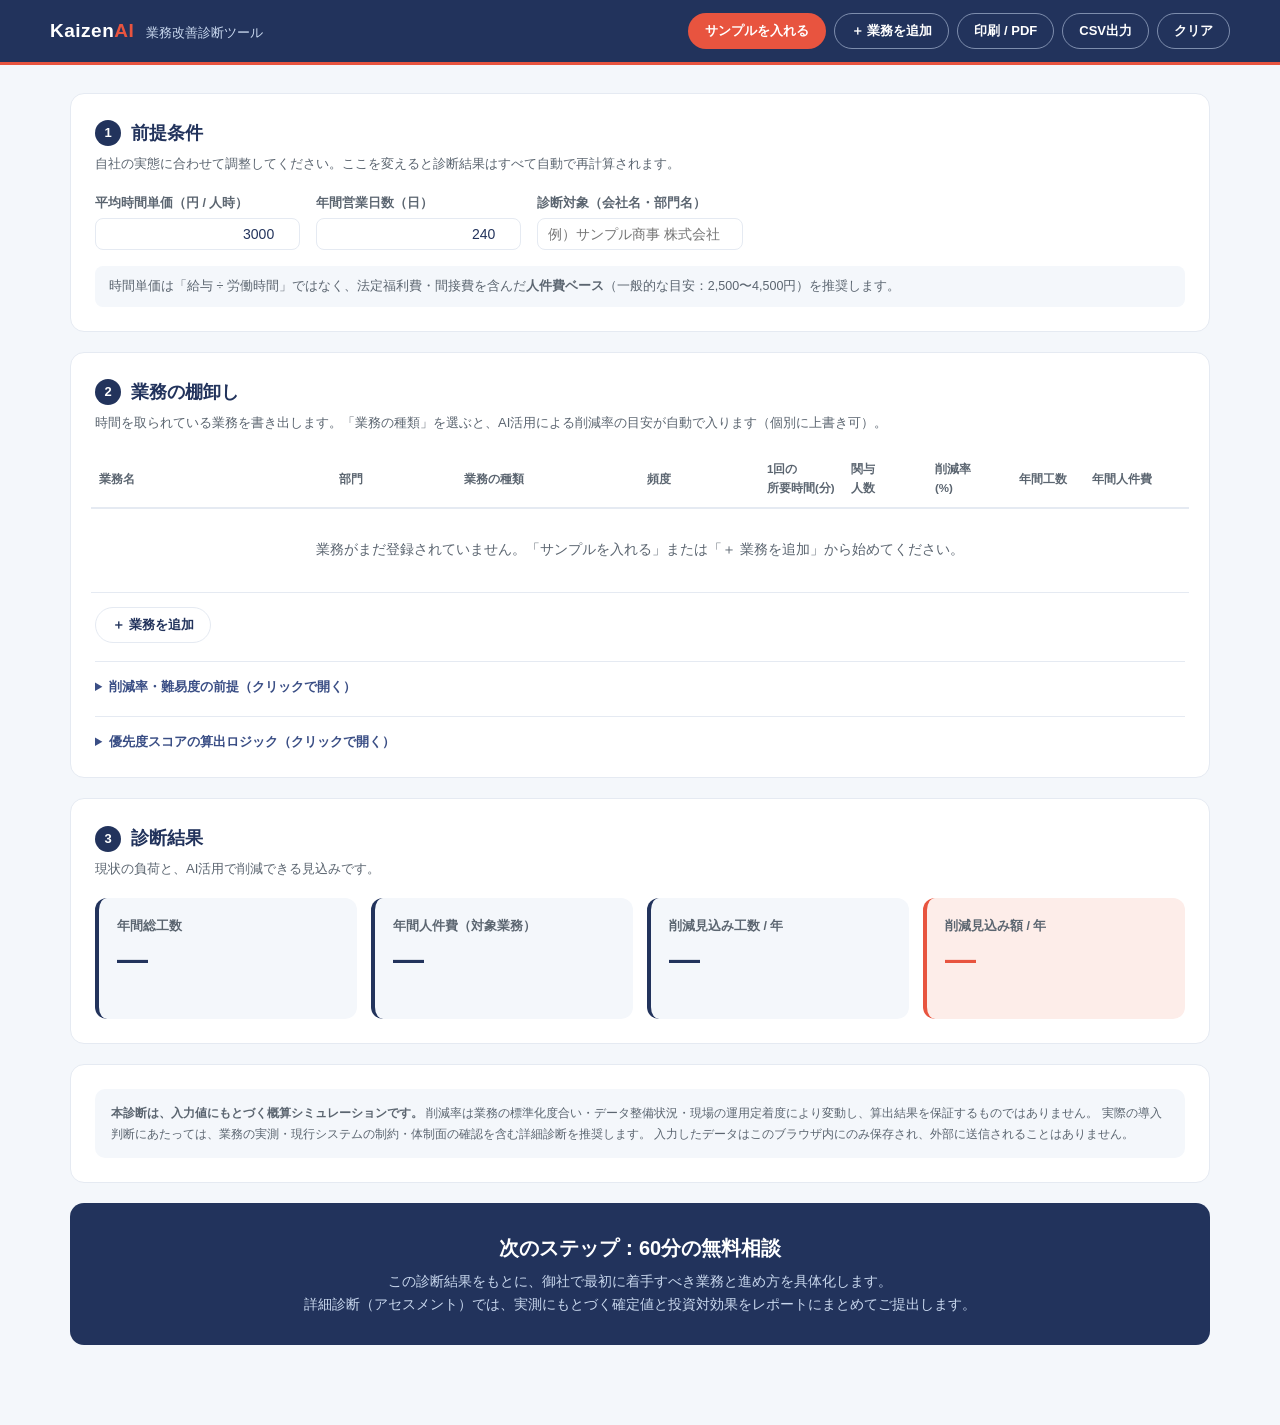
<file: tools/gyomu-shindan.html>
<!DOCTYPE html>
<html lang="ja">
<head>
<meta charset="UTF-8">
<meta name="viewport" content="width=device-width, initial-scale=1.0">
<title>業務改善診断ツール — Kaizen AI</title>
<meta name="description" content="業務を棚卸しして入力するだけで、年間工数・人件費・AI活用による削減見込み・優先順位・投資回収期間をその場で算出します。">
<style>
  :root {
    --ink: #22335C;
    --ink2: #3A4E85;
    --panel: #2C3E6B;
    --ice: #C9D8EE;
    --bg-soft: #F4F7FB;
    --acc: #E8543F;
    --acc-soft: #FDEDE9;
    --gray: #5B6570;
    --line: #E5EAF2;
    --white: #FFFFFF;
  }
  * { margin: 0; padding: 0; box-sizing: border-box; }
  body {
    font-family: "Hiragino Kaku Gothic ProN", "Hiragino Sans", "Yu Gothic", "Meiryo", sans-serif;
    color: var(--ink);
    background: var(--bg-soft);
    line-height: 1.7;
    -webkit-text-size-adjust: 100%;
  }
  .wrap { max-width: 1180px; margin: 0 auto; padding: 0 20px; }

  /* ---------- header ---------- */
  header {
    position: sticky; top: 0; z-index: 60;
    background: var(--ink); color: var(--white);
    border-bottom: 3px solid var(--acc);
  }
  .nav { display: flex; align-items: center; justify-content: space-between; gap: 16px; min-height: 62px; flex-wrap: wrap; padding: 10px 0; }
  .brand { display: flex; align-items: baseline; gap: 12px; }
  .logo { font-size: 19px; font-weight: 800; letter-spacing: .5px; }
  .logo span { color: var(--acc); }
  .brand .tool-name { font-size: 13px; color: var(--ice); }
  .actions { display: flex; gap: 8px; flex-wrap: wrap; }
  button {
    font-family: inherit; font-size: 13px; font-weight: 700; cursor: pointer;
    border-radius: 999px; padding: 8px 16px; border: 1.5px solid transparent;
    transition: opacity .15s, transform .15s; line-height: 1.4;
  }
  button:hover { opacity: .85; transform: translateY(-1px); }
  button:focus-visible { outline: 3px solid var(--ice); outline-offset: 2px; }
  .btn-acc { background: var(--acc); color: var(--white); }
  .btn-ghost { background: transparent; color: var(--white); border-color: rgba(201,216,238,.55); }
  .btn-plain { background: var(--white); color: var(--ink); border-color: var(--line); }

  /* ---------- layout ---------- */
  main { padding: 28px 0 80px; }
  .card {
    background: var(--white); border-radius: 14px; padding: 24px;
    margin-bottom: 20px; border: 1px solid var(--line);
  }
  .card > h2 {
    font-size: 18px; margin-bottom: 4px;
    display: flex; align-items: center; gap: 10px;
  }
  .step-no {
    flex: 0 0 26px; height: 26px; border-radius: 50%;
    background: var(--ink); color: var(--white);
    font-size: 13px; display: grid; place-items: center;
  }
  .card > .hint { color: var(--gray); font-size: 13px; margin-bottom: 18px; }

  label { font-size: 12.5px; color: var(--gray); font-weight: 700; display: block; margin-bottom: 4px; }
  input, select {
    font-family: inherit; font-size: 14px; color: var(--ink);
    border: 1.5px solid var(--line); border-radius: 8px; padding: 7px 10px;
    background: var(--white); width: 100%;
  }
  input:focus, select:focus { outline: none; border-color: var(--ink2); }
  input[type=number] { text-align: right; }

  .assump { display: grid; grid-template-columns: repeat(auto-fit, minmax(190px, 1fr)); gap: 16px; }
  .assump .note { grid-column: 1 / -1; font-size: 12.5px; color: var(--gray); background: var(--bg-soft); border-radius: 8px; padding: 10px 14px; }

  /* ---------- table ---------- */
  .table-scroll { overflow-x: auto; margin: 0 -4px; }
  table { border-collapse: collapse; width: 100%; min-width: 940px; }
  th, td { padding: 8px 8px; text-align: left; vertical-align: middle; }
  thead th {
    font-size: 11.5px; color: var(--gray); font-weight: 700;
    border-bottom: 2px solid var(--line); white-space: nowrap;
  }
  tbody tr { border-bottom: 1px solid var(--line); }
  tbody tr:hover { background: var(--bg-soft); }
  td.num { text-align: right; font-variant-numeric: tabular-nums; white-space: nowrap; font-size: 13.5px; }
  td.calc { color: var(--gray); font-size: 13px; }
  .del {
    background: transparent; border: none; color: var(--gray);
    font-size: 17px; padding: 2px 8px; border-radius: 6px;
  }
  .del:hover { color: var(--acc); background: var(--acc-soft); transform: none; }
  .w-name { min-width: 210px; }
  .w-dept { min-width: 110px; }
  .w-type { min-width: 160px; }
  .w-freq { min-width: 105px; }
  .w-sm  { width: 84px; }
  .empty-row td { text-align: center; color: var(--gray); font-size: 13.5px; padding: 30px 8px; }
  .table-foot { display: flex; gap: 10px; align-items: center; flex-wrap: wrap; margin-top: 14px; }
  .row-count { font-size: 12.5px; color: var(--gray); margin-left: auto; }

  /* ---------- KPI ---------- */
  .kpi-grid { display: grid; grid-template-columns: repeat(auto-fit, minmax(210px, 1fr)); gap: 14px; }
  .kpi {
    background: var(--bg-soft); border-radius: 12px; padding: 18px 18px 16px;
    border-left: 4px solid var(--ink);
  }
  .kpi.hero { background: var(--acc-soft); border-left-color: var(--acc); }
  .kpi .k-label { font-size: 12.5px; color: var(--gray); font-weight: 700; }
  .kpi .k-value { font-size: clamp(24px, 3.4vw, 31px); font-weight: 800; line-height: 1.25; margin-top: 4px; font-variant-numeric: tabular-nums; }
  .kpi.hero .k-value { color: var(--acc); }
  .kpi .k-sub { font-size: 12.5px; color: var(--gray); margin-top: 2px; }

  /* ---------- chart ---------- */
  .chart { margin-top: 8px; }
  .chart-row {
    display: grid; grid-template-columns: minmax(120px, 210px) 1fr;
    gap: 14px; align-items: center; padding: 5px 0;
  }
  .chart-row:hover .bar-fill { opacity: .82; }
  .c-label { font-size: 13px; text-align: right; overflow: hidden; text-overflow: ellipsis; white-space: nowrap; }
  .track { position: relative; height: 22px; }
  .grid-lines { position: absolute; inset: 0; pointer-events: none; }
  .grid-lines i { position: absolute; top: -5px; bottom: -5px; width: 1px; background: var(--line); }
  .bar-fill {
    position: absolute; left: 0; top: 0; height: 22px;
    background: var(--ink); border-radius: 0 4px 4px 0; min-width: 2px;
    transition: width .35s ease;
  }
  .bar-val {
    position: absolute; top: 0; height: 22px; display: flex; align-items: center;
    font-size: 12px; font-variant-numeric: tabular-nums; color: var(--ink); white-space: nowrap;
    padding-left: 8px;
  }
  /* 長いバーは値ラベルがはみ出すので、バーの内側に白抜きで置く */
  .bar-val.inside { transform: translateX(-100%); padding: 0 10px 0 0; color: var(--white); }
  .axis { display: grid; grid-template-columns: minmax(120px, 210px) 1fr; gap: 14px; margin-top: 6px; }
  .axis-scale { position: relative; height: 18px; }
  .axis-scale span { position: absolute; top: 0; font-size: 11px; color: var(--gray); transform: translateX(-50%); white-space: nowrap; }
  .axis-title { font-size: 11.5px; color: var(--gray); text-align: right; }

  /* ---------- ranking ---------- */
  .rank-table { min-width: 760px; }
  .rank-table td { font-size: 13.5px; }
  .badge {
    display: inline-block; font-size: 11.5px; font-weight: 800;
    padding: 3px 10px; border-radius: 999px; white-space: nowrap;
  }
  .badge.a { background: var(--acc); color: var(--white); }
  .badge.b { background: var(--ink); color: var(--white); }
  .badge.c { background: var(--line); color: var(--gray); }
  .rank-no { font-weight: 800; color: var(--gray); font-variant-numeric: tabular-nums; }

  /* ---------- roadmap ---------- */
  .phase-grid { display: grid; grid-template-columns: repeat(auto-fit, minmax(250px, 1fr)); gap: 16px; }
  .phase {
    background: var(--bg-soft); border-radius: 12px; padding: 20px; position: relative;
  }
  .phase.p1 { background: var(--acc-soft); }
  .phase .p-tag { font-size: 11.5px; font-weight: 800; letter-spacing: 1.5px; color: var(--acc); }
  .phase.p2 .p-tag, .phase.p3 .p-tag { color: var(--ink2); }
  .phase h3 { font-size: 16px; margin: 4px 0 2px; }
  .phase .p-when { font-size: 12.5px; color: var(--gray); margin-bottom: 12px; }
  .phase ul { list-style: none; }
  .phase li { font-size: 13px; padding: 5px 0 5px 16px; position: relative; border-top: 1px solid rgba(91,101,112,.14); }
  .phase li:first-child { border-top: none; }
  .phase li::before { content: "▸"; position: absolute; left: 0; color: var(--acc); }
  .phase .p-none { font-size: 13px; color: var(--gray); }
  .phase .p-sum { font-size: 12.5px; color: var(--gray); margin-top: 12px; padding-top: 10px; border-top: 1px dashed rgba(91,101,112,.3); }

  /* ---------- payback ---------- */
  .pay-grid { display: grid; grid-template-columns: repeat(auto-fit, minmax(200px, 1fr)); gap: 16px; align-items: end; }
  .pay-out { background: var(--ink); color: var(--white); border-radius: 12px; padding: 18px 20px; }
  .pay-out .k-label { color: var(--ice); font-size: 12.5px; font-weight: 700; }
  .pay-out .k-value { font-size: 30px; font-weight: 800; line-height: 1.25; font-variant-numeric: tabular-nums; }
  .pay-out .k-sub { color: var(--ice); font-size: 12.5px; }

  /* ---------- misc ---------- */
  details { border-top: 1px solid var(--line); margin-top: 18px; padding-top: 14px; }
  summary { cursor: pointer; font-size: 13px; font-weight: 700; color: var(--ink2); }
  details table { min-width: 520px; margin-top: 12px; }
  details td, details th { font-size: 12.5px; }
  .disclaimer { font-size: 12px; color: var(--gray); background: var(--bg-soft); border-radius: 10px; padding: 14px 16px; }
  .cta {
    background: var(--ink); color: var(--white); border-radius: 14px;
    padding: 28px; text-align: center;
  }
  .cta h2 { font-size: 20px; margin-bottom: 6px; }
  .cta p { color: var(--ice); font-size: 13.5px; }
  .hidden { display: none !important; }

  /* ---------- tooltip ---------- */
  #tip {
    position: fixed; z-index: 200; pointer-events: none; opacity: 0;
    background: var(--ink); color: var(--white); border-radius: 8px;
    padding: 9px 12px; font-size: 12px; line-height: 1.6; max-width: 260px;
    box-shadow: 0 6px 20px rgba(34,51,92,.28); transition: opacity .12s;
  }
  #tip b { color: var(--ice); font-weight: 700; }

  /* ---------- print ---------- */
  @media print {
    body { background: var(--white); }
    header { position: static; }
    .actions, .del, .table-foot button, .no-print { display: none !important; }
    .card { border: 1px solid var(--line); break-inside: avoid; page-break-inside: avoid; }
    input, select { border-color: transparent; padding-left: 0; }
    .bar-fill { print-color-adjust: exact; -webkit-print-color-adjust: exact; }
    .kpi, .phase, .pay-out, .badge, header { print-color-adjust: exact; -webkit-print-color-adjust: exact; }
  }
</style>
</head>
<body>

<header>
  <div class="wrap nav">
    <div class="brand">
      <div class="logo">Kaizen<span>AI</span></div>
      <div class="tool-name">業務改善診断ツール</div>
    </div>
    <div class="actions">
      <button class="btn-acc"   id="btnSample">サンプルを入れる</button>
      <button class="btn-ghost" id="btnAdd">＋ 業務を追加</button>
      <button class="btn-ghost" id="btnPrint">印刷 / PDF</button>
      <button class="btn-ghost" id="btnCsv">CSV出力</button>
      <button class="btn-ghost" id="btnClear">クリア</button>
    </div>
  </div>
</header>

<main>
<div class="wrap">

  <!-- STEP 1 -->
  <section class="card">
    <h2><span class="step-no">1</span>前提条件</h2>
    <p class="hint">自社の実態に合わせて調整してください。ここを変えると診断結果はすべて自動で再計算されます。</p>
    <div class="assump">
      <div>
        <label for="wage">平均時間単価（円 / 人時）</label>
        <input type="number" id="wage" value="3000" min="0" step="100">
      </div>
      <div>
        <label for="days">年間営業日数（日）</label>
        <input type="number" id="days" value="240" min="1" max="366" step="1">
      </div>
      <div>
        <label for="cname">診断対象（会社名・部門名）</label>
        <input type="text" id="cname" placeholder="例）サンプル商事 株式会社">
      </div>
      <p class="note">時間単価は「給与 ÷ 労働時間」ではなく、法定福利費・間接費を含んだ<strong>人件費ベース</strong>（一般的な目安：2,500〜4,500円）を推奨します。</p>
    </div>
  </section>

  <!-- STEP 2 -->
  <section class="card">
    <h2><span class="step-no">2</span>業務の棚卸し</h2>
    <p class="hint">時間を取られている業務を書き出します。「業務の種類」を選ぶと、AI活用による削減率の目安が自動で入ります（個別に上書き可）。</p>
    <div class="table-scroll">
      <table id="tbl">
        <thead>
          <tr>
            <th class="w-name">業務名</th>
            <th class="w-dept">部門</th>
            <th class="w-type">業務の種類</th>
            <th class="w-freq">頻度</th>
            <th class="w-sm">1回の<br>所要時間(分)</th>
            <th class="w-sm">関与<br>人数</th>
            <th class="w-sm">削減率<br>(%)</th>
            <th class="num">年間工数</th>
            <th class="num">年間人件費</th>
            <th></th>
          </tr>
        </thead>
        <tbody id="tbody"></tbody>
      </table>
    </div>
    <div class="table-foot">
      <button class="btn-plain" id="btnAdd2">＋ 業務を追加</button>
      <span class="row-count" id="rowCount"></span>
    </div>

    <details>
      <summary>削減率・難易度の前提（クリックで開く）</summary>
      <div class="table-scroll">
        <table id="presetTbl">
          <thead><tr><th>業務の種類</th><th class="num">AI削減率の目安</th><th>導入難易度</th><th>主な打ち手</th></tr></thead>
          <tbody></tbody>
        </table>
      </div>
      <p class="disclaimer" style="margin-top:12px">削減率は一般的な導入実績にもとづく初期仮説です。実際の値は業務の標準化度合い・データの整備状況により変動します。診断フェーズで実測し、確定させます。</p>
    </details>

    <details>
      <summary>優先度スコアの算出ロジック（クリックで開く）</summary>
      <p class="disclaimer" style="margin-top:12px">
        <strong>スコア ＝ 効果（0〜100） × 実現しやすさ係数</strong><br>
        ・<strong>効果</strong>：年間削減見込み額を、最大の業務を100とした相対値に換算（1件の巨大業務に順位が引きずられないよう平方根スケールで圧縮）<br>
        ・<strong>実現しやすさ係数</strong>：導入難易度 低 = 1.0 ／ 中 = 0.7 ／ 高 = 0.35<br>
        ・<strong>優先度</strong>：スコア 55以上 = A（即着手）／ 22以上 = B（次に着手）／ 22未満 = C（当面見送り）<br>
        金額が大きくても難易度が高い業務は後回しになります。「AIでやるべきでない業務」を見送りとして明示することも、この診断の目的のひとつです。
      </p>
    </details>
  </section>

  <!-- STEP 3 -->
  <section class="card" id="resultCard">
    <h2><span class="step-no">3</span>診断結果</h2>
    <p class="hint" id="resultHint">現状の負荷と、AI活用で削減できる見込みです。</p>
    <div class="kpi-grid">
      <div class="kpi">
        <div class="k-label">年間総工数</div>
        <div class="k-value" id="kpiHours">—</div>
        <div class="k-sub" id="kpiHoursSub">&nbsp;</div>
      </div>
      <div class="kpi">
        <div class="k-label">年間人件費（対象業務）</div>
        <div class="k-value" id="kpiCost">—</div>
        <div class="k-sub" id="kpiCostSub">&nbsp;</div>
      </div>
      <div class="kpi">
        <div class="k-label">削減見込み工数 / 年</div>
        <div class="k-value" id="kpiSaveH">—</div>
        <div class="k-sub" id="kpiSaveHSub">&nbsp;</div>
      </div>
      <div class="kpi hero">
        <div class="k-label">削減見込み額 / 年</div>
        <div class="k-value" id="kpiSaveY">—</div>
        <div class="k-sub" id="kpiSaveYSub">&nbsp;</div>
      </div>
    </div>
  </section>

  <!-- CHART -->
  <section class="card" id="chartCard">
    <h2>削減見込み額が大きい業務（年間・円）</h2>
    <p class="hint">どこから手をつけると効果が大きいかを、金額の大きい順に並べています。</p>
    <div class="chart" id="chart"></div>
    <div class="axis">
      <div class="axis-title">年間削減見込み額 →</div>
      <div class="axis-scale" id="axisScale"></div>
    </div>
  </section>

  <!-- RANKING -->
  <section class="card" id="rankCard">
    <h2>着手優先順位</h2>
    <p class="hint">「削減効果の大きさ」×「導入のしやすさ」でスコア化し、A（即着手）／B（次に着手）／C（当面見送り）に分類しています。</p>
    <div class="table-scroll">
      <table class="rank-table">
        <thead>
          <tr>
            <th class="num">#</th><th>業務名</th><th>部門</th><th>優先度</th>
            <th class="num">年間削減工数</th><th class="num">年間削減額</th>
            <th>導入難易度</th><th class="num">スコア</th>
          </tr>
        </thead>
        <tbody id="rankBody"></tbody>
      </table>
    </div>
  </section>

  <!-- ROADMAP -->
  <section class="card" id="roadCard">
    <h2>導入ロードマップ（案）</h2>
    <p class="hint">優先度に沿って3フェーズに分けた進め方です。小さく始めて、効果を数字で確認しながら広げます。</p>
    <div class="phase-grid">
      <div class="phase p1">
        <div class="p-tag">PHASE 1</div>
        <h3>クイックウィン</h3>
        <div class="p-when">0〜3ヶ月 / 優先度A</div>
        <ul id="ph1"></ul>
        <div class="p-sum" id="ph1sum"></div>
      </div>
      <div class="phase p2">
        <div class="p-tag">PHASE 2</div>
        <h3>本格導入</h3>
        <div class="p-when">3〜6ヶ月 / 優先度B</div>
        <ul id="ph2"></ul>
        <div class="p-sum" id="ph2sum"></div>
      </div>
      <div class="phase p3">
        <div class="p-tag">PHASE 3</div>
        <h3>定着・横展開</h3>
        <div class="p-when">6ヶ月〜 / 優先度C・要検討</div>
        <ul id="ph3"></ul>
        <div class="p-sum" id="ph3sum"></div>
      </div>
    </div>
  </section>

  <!-- PAYBACK -->
  <section class="card" id="payCard">
    <h2>投資回収の目安（Phase 1）</h2>
    <p class="hint">優先度Aの業務に絞って着手した場合の概算です。投資額は難易度から自動見積もりしていますが、直接入力もできます。</p>
    <div class="pay-grid">
      <div>
        <label for="invest">想定投資額（円・初年度）</label>
        <input type="number" id="invest" min="0" step="100000">
        <p class="k-sub" style="font-size:12px;color:var(--gray);margin-top:6px" id="investNote"></p>
      </div>
      <div class="pay-out">
        <div class="k-label">投資回収期間</div>
        <div class="k-value" id="payback">—</div>
        <div class="k-sub" id="paybackSub">&nbsp;</div>
      </div>
      <div class="pay-out" style="background:var(--acc)">
        <div class="k-label" style="color:#FFE6E1">初年度の実質効果</div>
        <div class="k-value" id="netY">—</div>
        <div class="k-sub" style="color:#FFE6E1">削減見込み額 − 投資額</div>
      </div>
    </div>
  </section>

  <section class="card">
    <p class="disclaimer">
      <strong>本診断は、入力値にもとづく概算シミュレーションです。</strong>
      削減率は業務の標準化度合い・データ整備状況・現場の運用定着度により変動し、算出結果を保証するものではありません。
      実際の導入判断にあたっては、業務の実測・現行システムの制約・体制面の確認を含む詳細診断を推奨します。
      入力したデータはこのブラウザ内にのみ保存され、外部に送信されることはありません。
    </p>
  </section>

  <section class="cta no-print">
    <h2>次のステップ：60分の無料相談</h2>
    <p>この診断結果をもとに、御社で最初に着手すべき業務と進め方を具体化します。<br>詳細診断（アセスメント）では、実測にもとづく確定値と投資対効果をレポートにまとめてご提出します。</p>
  </section>

</div>
</main>

<div id="tip" role="tooltip"></div>

<script>
"use strict";

/* ============================================================
   前提テーブル（業務の種類 → 削減率・難易度・打ち手）
   ============================================================ */
const TYPES = [
  { id: "doc",     name: "資料・文書作成",       rate: 60, diff: 1, how: "生成AIによるドラフト自動生成＋テンプレート連携" },
  { id: "minutes", name: "議事録・会議メモ",     rate: 70, diff: 1, how: "自動文字起こし＋構造化要約（決定事項・TODO抽出）" },
  { id: "entry",   name: "データ転記・入力",     rate: 80, diff: 2, how: "OCR / API連携＋自動転記ワークフロー" },
  { id: "report",  name: "集計・レポート作成",   rate: 75, diff: 2, how: "データ集約の自動化＋ダッシュボード / 定期レポート自動生成" },
  { id: "support", name: "問い合わせ・メール対応", rate: 50, diff: 2, how: "FAQ・履歴を使った回答ドラフト生成／一次対応チャットボット" },
  { id: "search",  name: "情報検索・調査",       rate: 55, diff: 2, how: "社内ナレッジのRAG検索・社内Q&Aボット" },
  { id: "check",   name: "チェック・照合・確認", rate: 65, diff: 2, how: "突合ルールの自動化＋AIによる差分・異常検知" },
  { id: "plan",    name: "企画・分析・検討",     rate: 40, diff: 2, how: "AIによる素案生成・比較整理（最終判断は人）" },
  { id: "adjust",  name: "承認・調整・折衝",     rate: 20, diff: 3, how: "調整履歴の可視化・下準備の自動化（意思疎通は人が担う）" },
  { id: "field",   name: "対面・現場作業",       rate: 10, diff: 3, how: "記録・報告の周辺業務のみ自動化（作業自体は人）" }
];
const TYPE_MAP = Object.fromEntries(TYPES.map(t => [t.id, t]));
const DIFF_LABEL = { 1: "低", 2: "中", 3: "高" };
/* 実現しやすさ係数：難易度が高いほど優先度スコアを下げる */
const DIFF_FACTOR = { 1: 1.0, 2: 0.7, 3: 0.35 };
/* 難易度別の初期投資の目安（円 / 業務あたり） — サービスカタログの価格帯に準拠 */
const DIFF_INVEST = { 1: 300000, 2: 800000, 3: 2000000 };

/* 頻度 → 年間実施回数（"daily" は営業日数を参照） */
const FREQS = [
  { id: "daily",   name: "毎日",     times: null },
  { id: "w3",      name: "週3回",    times: 156 },
  { id: "weekly",  name: "週1回",    times: 52 },
  { id: "biweek",  name: "隔週",     times: 26 },
  { id: "monthly", name: "月1回",    times: 12 },
  { id: "quarter", name: "四半期1回", times: 4 },
  { id: "yearly",  name: "年1回",    times: 1 }
];
const FREQ_MAP = Object.fromEntries(FREQS.map(f => [f.id, f]));

/* ============================================================
   サンプルデータ（商談デモ用：中堅企業のバックオフィス想定）
   ============================================================ */
const SAMPLE = [
  { name: "受注データの基幹システム転記", dept: "業務管理",       type: "entry",   freq: "daily",   min: 90,  ppl: 2 },
  { name: "顧客からの問い合わせ一次対応", dept: "カスタマーサポート", type: "support", freq: "daily",   min: 150, ppl: 3 },
  { name: "見積書・提案書の作成",         dept: "営業",           type: "doc",     freq: "w3",      min: 120, ppl: 3 },
  { name: "社内規程・過去資料の検索",     dept: "全社",           type: "search",  freq: "daily",   min: 30,  ppl: 10 },
  { name: "会議の議事録作成",             dept: "全社",           type: "minutes", freq: "w3",      min: 60,  ppl: 1 },
  { name: "週次の営業レポート作成",       dept: "営業企画",       type: "report",  freq: "weekly",  min: 180, ppl: 2 },
  { name: "月次経営報告資料の作成",       dept: "経営企画",       type: "report",  freq: "monthly", min: 960, ppl: 2 },
  { name: "請求書の内容照合・チェック",   dept: "経理",           type: "check",   freq: "monthly", min: 480, ppl: 2 },
  { name: "採用面接の日程調整・対応",     dept: "人事",           type: "adjust",  freq: "weekly",  min: 120, ppl: 2 },
  { name: "現場での在庫棚卸し",           dept: "物流",           type: "field",   freq: "monthly", min: 300, ppl: 4 }
];

/* ============================================================
   状態
   ============================================================ */
const STORE_KEY = "kaizen-ai.gyomu-shindan.v1";
let rows = [];
let investTouched = false;

const $ = id => document.getElementById(id);
const el = (tag, cls) => { const e = document.createElement(tag); if (cls) e.className = cls; return e; };

/* ---------- 表示フォーマット ---------- */
function yen(n) {
  n = Math.round(n || 0);
  if (Math.abs(n) >= 1e8) return (n / 1e8).toFixed(2).replace(/\.?0+$/, "") + "億円";
  if (Math.abs(n) >= 1e4) return Math.round(n / 1e4).toLocaleString("ja-JP") + "万円";
  return n.toLocaleString("ja-JP") + "円";
}
function hrs(n) { return Math.round(n || 0).toLocaleString("ja-JP") + "時間"; }
function num(n)  { return Math.round(n || 0).toLocaleString("ja-JP"); }

/* ============================================================
   計算
   ============================================================ */
function assumptions() {
  return {
    wage: Math.max(0, Number($("wage").value) || 0),
    days: Math.max(1, Number($("days").value) || 240)
  };
}

function compute() {
  const { wage, days } = assumptions();
  const items = rows.map((r, i) => {
    const t = TYPE_MAP[r.type] || TYPES[0];
    const f = FREQ_MAP[r.freq] || FREQS[0];
    const times = f.times === null ? days : f.times;
    const hours = times * (Number(r.min) || 0) / 60 * (Number(r.ppl) || 0);
    const cost  = hours * wage;
    const rate  = Math.min(100, Math.max(0, Number(r.rate)));
    const saveH = hours * rate / 100;
    const saveY = saveH * wage;
    return { idx: i, ...r, typeName: t.name, diff: t.diff, how: t.how,
             freqName: f.name, times, hours, cost, saveH, saveY };
  });

  /* 優先度スコア = 効果 × 実現しやすさ
     効果は「最大の業務を100とした相対値」。ただし線形だと1件の巨大業務に引きずられ
     中規模の業務がすべて埋もれるため、平方根スケールで圧縮している。 */
  const maxSave = Math.max(0, ...items.map(x => x.saveY));
  items.forEach(x => {
    const impact = maxSave > 0 ? Math.sqrt(x.saveY / maxSave) * 100 : 0;
    x.impact = impact;
    x.score = impact * DIFF_FACTOR[x.diff];
    x.tier = x.score >= 55 ? "A" : x.score >= 22 ? "B" : "C";
  });

  const total = items.reduce((a, x) => ({
    hours: a.hours + x.hours, cost: a.cost + x.cost,
    saveH: a.saveH + x.saveH, saveY: a.saveY + x.saveY
  }), { hours: 0, cost: 0, saveH: 0, saveY: 0 });

  return { items, total, wage, days };
}

/* ============================================================
   入力テーブルの描画
   ============================================================ */
function renderTable() {
  const tb = $("tbody");
  tb.textContent = "";

  if (!rows.length) {
    const tr = el("tr", "empty-row");
    const td = el("td");
    td.colSpan = 10;
    td.textContent = "業務がまだ登録されていません。「サンプルを入れる」または「＋ 業務を追加」から始めてください。";
    tr.appendChild(td); tb.appendChild(tr);
  }

  const { wage, days } = assumptions();

  rows.forEach((r, i) => {
    const t = TYPE_MAP[r.type] || TYPES[0];
    const f = FREQ_MAP[r.freq] || FREQS[0];
    const times = f.times === null ? days : f.times;
    const hours = times * (Number(r.min) || 0) / 60 * (Number(r.ppl) || 0);

    const tr = el("tr");

    tr.appendChild(cellInput("text",   r.name, v => rows[i].name = v, "業務名を入力"));
    tr.appendChild(cellInput("text",   r.dept, v => rows[i].dept = v, "部門"));
    tr.appendChild(cellSelect(TYPES, r.type, v => {
      rows[i].type = v;
      rows[i].rate = TYPE_MAP[v].rate;   // 種類を変えたら削減率は目安に戻す
      refresh();
    }));
    tr.appendChild(cellSelect(FREQS, r.freq, v => { rows[i].freq = v; refresh(); }));
    tr.appendChild(cellInput("number", r.min,  v => rows[i].min  = v, "", 0, 5));
    tr.appendChild(cellInput("number", r.ppl,  v => rows[i].ppl  = v, "", 0, 1));
    tr.appendChild(cellInput("number", r.rate, v => rows[i].rate = v, "", 0, 5, 100));

    const tdH = el("td", "num calc"); tdH.textContent = hrs(hours);
    const tdC = el("td", "num calc"); tdC.textContent = yen(hours * wage);
    tr.appendChild(tdH); tr.appendChild(tdC);

    const tdD = el("td");
    const btn = el("button", "del");
    btn.type = "button";
    btn.textContent = "×";
    btn.title = "この行を削除";
    btn.setAttribute("aria-label", (r.name || "この業務") + " を削除");
    btn.addEventListener("click", () => { rows.splice(i, 1); refresh(); });
    tdD.appendChild(btn); tr.appendChild(tdD);

    tb.appendChild(tr);
  });

  $("rowCount").textContent = rows.length ? `登録 ${rows.length} 件` : "";
}

function cellInput(type, value, onInput, placeholder, min, step, max) {
  const td = el("td");
  const inp = el("input");
  inp.type = type;
  inp.value = value ?? "";
  if (placeholder) inp.placeholder = placeholder;
  if (min !== undefined) inp.min = min;
  if (max !== undefined) inp.max = max;
  if (step !== undefined) inp.step = step;
  inp.addEventListener("input", () => { onInput(type === "number" ? Number(inp.value) : inp.value); refreshCalcOnly(); });
  td.appendChild(inp);
  return td;
}

function cellSelect(options, value, onChange) {
  const td = el("td");
  const sel = el("select");
  options.forEach(o => {
    const op = el("option");
    op.value = o.id; op.textContent = o.name;
    if (o.id === value) op.selected = true;
    sel.appendChild(op);
  });
  sel.addEventListener("change", () => onChange(sel.value));
  td.appendChild(sel);
  return td;
}

/* ============================================================
   結果の描画
   ============================================================ */
function renderResults(data) {
  const { items, total, wage } = data;
  const has = items.length > 0;

  ["chartCard", "rankCard", "roadCard", "payCard"].forEach(id => $(id).classList.toggle("hidden", !has));

  $("kpiHours").textContent = has ? hrs(total.hours) : "—";
  $("kpiHoursSub").textContent = has ? `約 ${num(total.hours / 8)} 人日 / 年（8時間=1人日換算）` : " ";
  $("kpiCost").textContent  = has ? yen(total.cost) : "—";
  $("kpiCostSub").textContent = has ? `時間単価 ${num(wage)}円で換算` : " ";
  $("kpiSaveH").textContent = has ? hrs(total.saveH) : "—";
  $("kpiSaveHSub").textContent = has
    ? `総工数の ${total.hours ? Math.round(total.saveH / total.hours * 100) : 0}% / 約 ${num(total.saveH / 8)} 人日`
    : " ";
  $("kpiSaveY").textContent = has ? yen(total.saveY) : "—";
  $("kpiSaveYSub").textContent = has ? `月あたり 約 ${yen(total.saveY / 12)} 相当` : " ";

  const cname = $("cname").value.trim();
  $("resultHint").textContent = (cname ? `【${cname}】 ` : "") +
    "現状の負荷と、AI活用で削減できる見込みです。";

  if (!has) { $("chart").textContent = ""; $("axisScale").textContent = ""; return; }

  renderChart(items);
  renderRanking(items);
  renderRoadmap(items);
  renderPayback(items);
}

/* ---------- 順位バーチャート（単一系列＝1色。優先度はバッジで表現） ---------- */
function renderChart(items) {
  const sorted = [...items].sort((a, b) => b.saveY - a.saveY);
  const max = Math.max(1, ...sorted.map(x => x.saveY));
  const box = $("chart");
  box.textContent = "";

  sorted.forEach(x => {
    const row = el("div", "chart-row");
    const lab = el("div", "c-label");
    lab.textContent = x.name || "（無題の業務）";
    lab.title = x.name || "";

    const track = el("div", "track");
    const grid = el("div", "grid-lines");
    [0, 25, 50, 75, 100].forEach(p => {
      const g = el("i"); g.style.left = p + "%"; grid.appendChild(g);
    });
    const fill = el("div", "bar-fill");
    const pct = (x.saveY / max) * 100;
    fill.style.width = pct + "%";
    const val = el("div", "bar-val" + (pct > 80 ? " inside" : ""));
    val.style.left = pct + "%";
    val.textContent = yen(x.saveY);

    track.appendChild(grid); track.appendChild(fill); track.appendChild(val);
    row.appendChild(lab); row.appendChild(track);

    attachTip(row, x);
    box.appendChild(row);
  });

  const scale = $("axisScale");
  scale.textContent = "";
  [0, 25, 50, 75, 100].forEach(p => {
    const s = el("span");
    s.style.left = p + "%";
    /* 両端は目盛りが枠外にはみ出さないよう揃える */
    if (p === 0)   s.style.transform = "translateX(0)";
    if (p === 100) s.style.transform = "translateX(-100%)";
    s.textContent = p === 0 ? "0" : yen(max * p / 100);
    scale.appendChild(s);
  });
}

function attachTip(node, x) {
  const tip = $("tip");
  const show = ev => {
    tip.innerHTML =
      `<b>${escapeHtml(x.name || "（無題の業務）")}</b><br>` +
      `${escapeHtml(x.dept || "—")} / ${escapeHtml(x.typeName)}<br>` +
      `${escapeHtml(x.freqName)}・${num(x.min)}分・${num(x.ppl)}人<br>` +
      `年間工数 ${hrs(x.hours)}<br>` +
      `削減率 ${num(x.rate)}% → <b>${yen(x.saveY)} / 年</b>`;
    tip.style.opacity = "1";
    move(ev);
  };
  const move = ev => {
    const pad = 14;
    let left = ev.clientX + pad, top = ev.clientY + pad;
    const r = tip.getBoundingClientRect();
    if (left + r.width > window.innerWidth - 8) left = ev.clientX - r.width - pad;
    if (top + r.height > window.innerHeight - 8) top = ev.clientY - r.height - pad;
    tip.style.left = left + "px"; tip.style.top = top + "px";
  };
  const hide = () => { tip.style.opacity = "0"; };
  node.addEventListener("mouseenter", show);
  node.addEventListener("mousemove", move);
  node.addEventListener("mouseleave", hide);
}

function escapeHtml(s) {
  return String(s).replace(/[&<>"']/g, c =>
    ({ "&": "&amp;", "<": "&lt;", ">": "&gt;", '"': "&quot;", "'": "&#39;" }[c]));
}

/* ---------- 優先順位テーブル ---------- */
function renderRanking(items) {
  const sorted = [...items].sort((a, b) => b.score - a.score);
  const tb = $("rankBody");
  tb.textContent = "";

  sorted.forEach((x, i) => {
    const tr = el("tr");
    const cells = [
      [num(i + 1), "num rank-no"],
      [x.name || "（無題の業務）", ""],
      [x.dept || "—", ""],
      [null, ""],                       // 優先度バッジ
      [hrs(x.saveH), "num"],
      [yen(x.saveY), "num"],
      [`${DIFF_LABEL[x.diff]}（${x.typeName}）`, ""],
      [x.score.toFixed(0), "num"]
    ];
    cells.forEach(([text, cls], ci) => {
      const td = el("td", cls);
      if (ci === 3) {
        const b = el("span", "badge " + x.tier.toLowerCase());
        b.textContent = x.tier === "A" ? "A 即着手" : x.tier === "B" ? "B 次に着手" : "C 当面見送り";
        td.appendChild(b);
      } else {
        td.textContent = text;
      }
      tr.appendChild(td);
    });
    attachTip(tr, x);
    tb.appendChild(tr);
  });
}

/* ---------- ロードマップ ---------- */
function renderRoadmap(items) {
  const byTier = { A: [], B: [], C: [] };
  [...items].sort((a, b) => b.score - a.score).forEach(x => byTier[x.tier].push(x));

  [["A", "ph1", "ph1sum"], ["B", "ph2", "ph2sum"], ["C", "ph3", "ph3sum"]].forEach(([tier, listId, sumId]) => {
    const ul = $(listId); ul.textContent = "";
    const list = byTier[tier];
    if (!list.length) {
      const li = el("li", "p-none");
      li.textContent = "該当なし";
      li.style.paddingLeft = "0";
      ul.appendChild(li);
    } else {
      list.forEach(x => {
        const li = el("li");
        li.textContent = `${x.name || "（無題の業務）"}｜${x.how}`;
        ul.appendChild(li);
      });
    }
    const saveY = list.reduce((a, x) => a + x.saveY, 0);
    const saveH = list.reduce((a, x) => a + x.saveH, 0);
    $(sumId).textContent = list.length
      ? `対象 ${list.length}件 ／ 削減見込み ${hrs(saveH)}・${yen(saveY)} / 年`
      : "—";
  });
}

/* ---------- 投資回収 ---------- */
function renderPayback(items) {
  const a = items.filter(x => x.tier === "A");
  const autoInvest = a.reduce((s, x) => s + DIFF_INVEST[x.diff], 0);
  const inv = $("invest");

  if (!investTouched) inv.value = autoInvest;
  const investVal = Math.max(0, Number(inv.value) || 0);

  $("investNote").textContent = a.length
    ? `自動見積: 難易度 低30万 / 中80万 / 高200万 × 優先度A ${a.length}件 = ${yen(autoInvest)}`
    : "優先度Aの業務がありません。";

  const saveY = a.reduce((s, x) => s + x.saveY, 0);
  const months = saveY > 0 ? investVal / (saveY / 12) : Infinity;

  if (!a.length || saveY <= 0) {
    $("payback").textContent = "—";
    $("paybackSub").textContent = "優先度Aの削減効果がありません";
  } else if (months <= 0.5) {
    $("payback").textContent = "即時";
    $("paybackSub").textContent = `Phase1 削減見込み ${yen(saveY)} / 年`;
  } else if (months > 60) {
    $("payback").textContent = "60ヶ月超";
    $("paybackSub").textContent = "投資額の見直しを推奨";
  } else {
    $("payback").textContent = months.toFixed(1) + " ヶ月";
    $("paybackSub").textContent = `Phase1 削減見込み ${yen(saveY)} / 年`;
  }

  $("netY").textContent = a.length ? yen(saveY - investVal) : "—";
}

/* ============================================================
   保存 / 読み込み / 入出力
   ============================================================ */
function save() {
  try {
    localStorage.setItem(STORE_KEY, JSON.stringify({
      rows, wage: $("wage").value, days: $("days").value,
      cname: $("cname").value, invest: investTouched ? $("invest").value : null
    }));
  } catch (e) { /* プライベートモード等では保存しない */ }
}

function load() {
  try {
    const raw = localStorage.getItem(STORE_KEY);
    if (!raw) return false;
    const d = JSON.parse(raw);
    if (!d || !Array.isArray(d.rows)) return false;
    rows = d.rows;
    if (d.wage)  $("wage").value  = d.wage;
    if (d.days)  $("days").value  = d.days;
    if (d.cname) $("cname").value = d.cname;
    if (d.invest != null) { investTouched = true; $("invest").value = d.invest; }
    return true;
  } catch (e) { return false; }
}

function addRow(seed) {
  const base = seed || { name: "", dept: "", type: "doc", freq: "weekly", min: 60, ppl: 1 };
  rows.push({ ...base, rate: base.rate ?? TYPE_MAP[base.type].rate });
}

function loadSample() {
  rows = SAMPLE.map(s => ({ ...s, rate: TYPE_MAP[s.type].rate }));
  investTouched = false;
  if (!$("cname").value.trim()) $("cname").value = "サンプル商事 株式会社";
  refresh();
}

function exportCsv() {
  const { items, total } = compute();
  const head = ["業務名", "部門", "業務の種類", "頻度", "1回の所要時間(分)", "関与人数",
                "年間実施回数", "年間工数(時間)", "年間人件費(円)", "削減率(%)",
                "年間削減工数(時間)", "年間削減額(円)", "導入難易度", "優先度", "スコア"];
  const body = [...items].sort((a, b) => b.score - a.score).map(x => [
    x.name, x.dept, x.typeName, x.freqName, x.min, x.ppl, x.times,
    Math.round(x.hours), Math.round(x.cost), x.rate,
    Math.round(x.saveH), Math.round(x.saveY), DIFF_LABEL[x.diff], x.tier, x.score.toFixed(0)
  ]);
  body.push([]);
  body.push(["合計", "", "", "", "", "", "", Math.round(total.hours), Math.round(total.cost),
             "", Math.round(total.saveH), Math.round(total.saveY), "", "", ""]);

  const esc = v => `"${String(v ?? "").replace(/"/g, '""')}"`;
  const csv = "﻿" + [head, ...body].map(r => r.map(esc).join(",")).join("\r\n");
  const blob = new Blob([csv], { type: "text/csv;charset=utf-8;" });
  const url = URL.createObjectURL(blob);
  const a = el("a");
  const cname = ($("cname").value.trim() || "業務改善診断").replace(/[\\/:*?"<>|]/g, "_");
  a.href = url; a.download = `${cname}_診断結果.csv`;
  document.body.appendChild(a); a.click(); a.remove();
  setTimeout(() => URL.revokeObjectURL(url), 1000);
}

function renderPresets() {
  const tb = $("presetTbl").querySelector("tbody");
  tb.textContent = "";
  TYPES.forEach(t => {
    const tr = el("tr");
    [[t.name, ""], [t.rate + "%", "num"], [DIFF_LABEL[t.diff], ""], [t.how, ""]].forEach(([v, c]) => {
      const td = el("td", c); td.textContent = v; tr.appendChild(td);
    });
    tb.appendChild(tr);
  });
}

/* ---------- 再描画 ---------- */
function refresh() {          // 行の増減・種類変更など、テーブル構造ごと描き直す
  renderTable();
  renderResults(compute());
  save();
}
function refreshCalcOnly() {  // 入力中：フォーカスを失わないよう結果だけ更新
  const data = compute();
  renderResults(data);
  updateRowCalcCells(data);
  save();
}
function updateRowCalcCells(data) {
  const trs = $("tbody").querySelectorAll("tr");
  data.items.forEach((x, i) => {
    const tr = trs[i];
    if (!tr) return;
    const tds = tr.querySelectorAll("td");
    if (tds[7]) tds[7].textContent = hrs(x.hours);
    if (tds[8]) tds[8].textContent = yen(x.cost);
  });
}

/* ============================================================
   起動
   ============================================================ */
$("btnSample").addEventListener("click", loadSample);
$("btnAdd").addEventListener("click",  () => { addRow(); refresh(); focusLastRow(); });
$("btnAdd2").addEventListener("click", () => { addRow(); refresh(); focusLastRow(); });
$("btnPrint").addEventListener("click", () => window.print());
$("btnCsv").addEventListener("click", exportCsv);
$("btnClear").addEventListener("click", () => {
  if (!rows.length || confirm("入力内容をすべて削除します。よろしいですか？")) {
    rows = []; investTouched = false; $("cname").value = "";
    refresh();
  }
});

function focusLastRow() {
  const trs = $("tbody").querySelectorAll("tr");
  const last = trs[trs.length - 1];
  if (last) last.querySelector("input")?.focus();
}

["wage", "days"].forEach(id => $(id).addEventListener("input", refreshCalcOnly));
$("cname").addEventListener("input", refreshCalcOnly);
$("invest").addEventListener("input", () => { investTouched = true; renderPayback(compute().items); save(); });

renderPresets();
if (!load()) rows = [];
refresh();
</script>
</body>
</html>
</file>
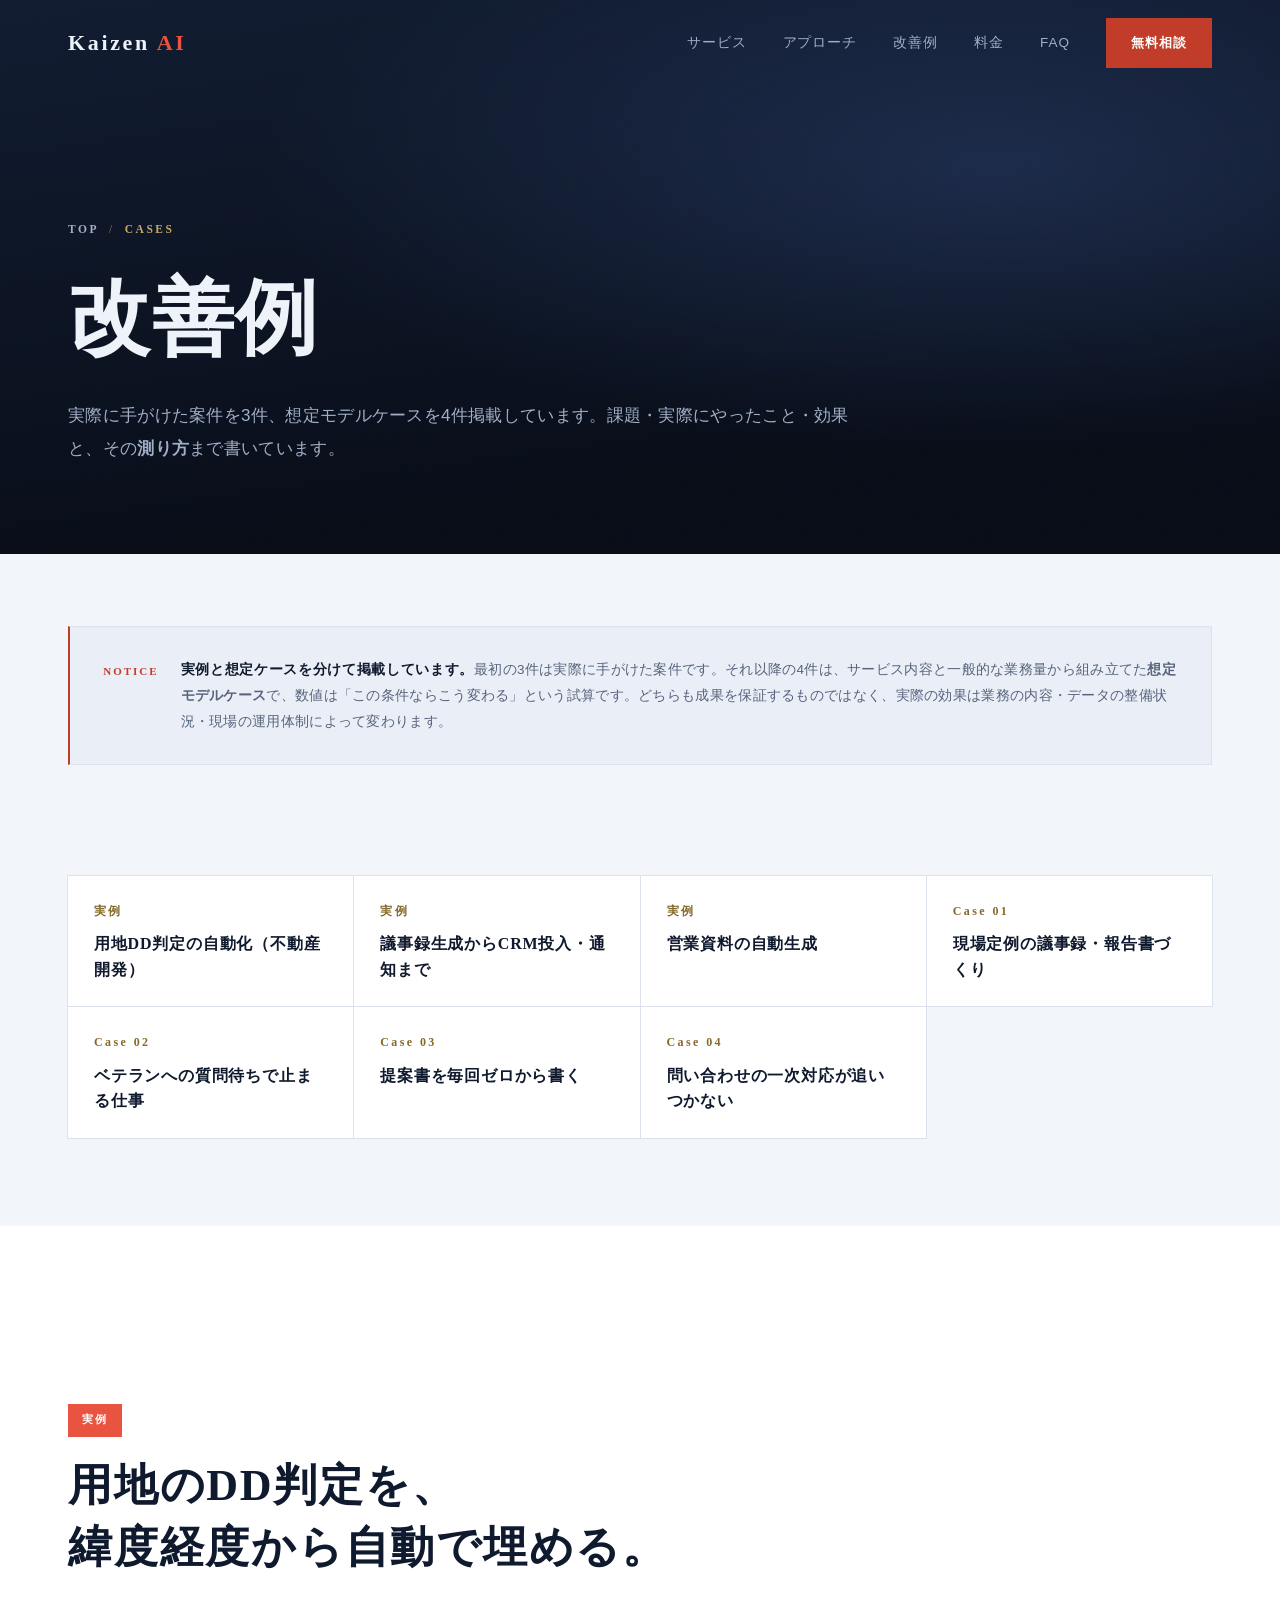
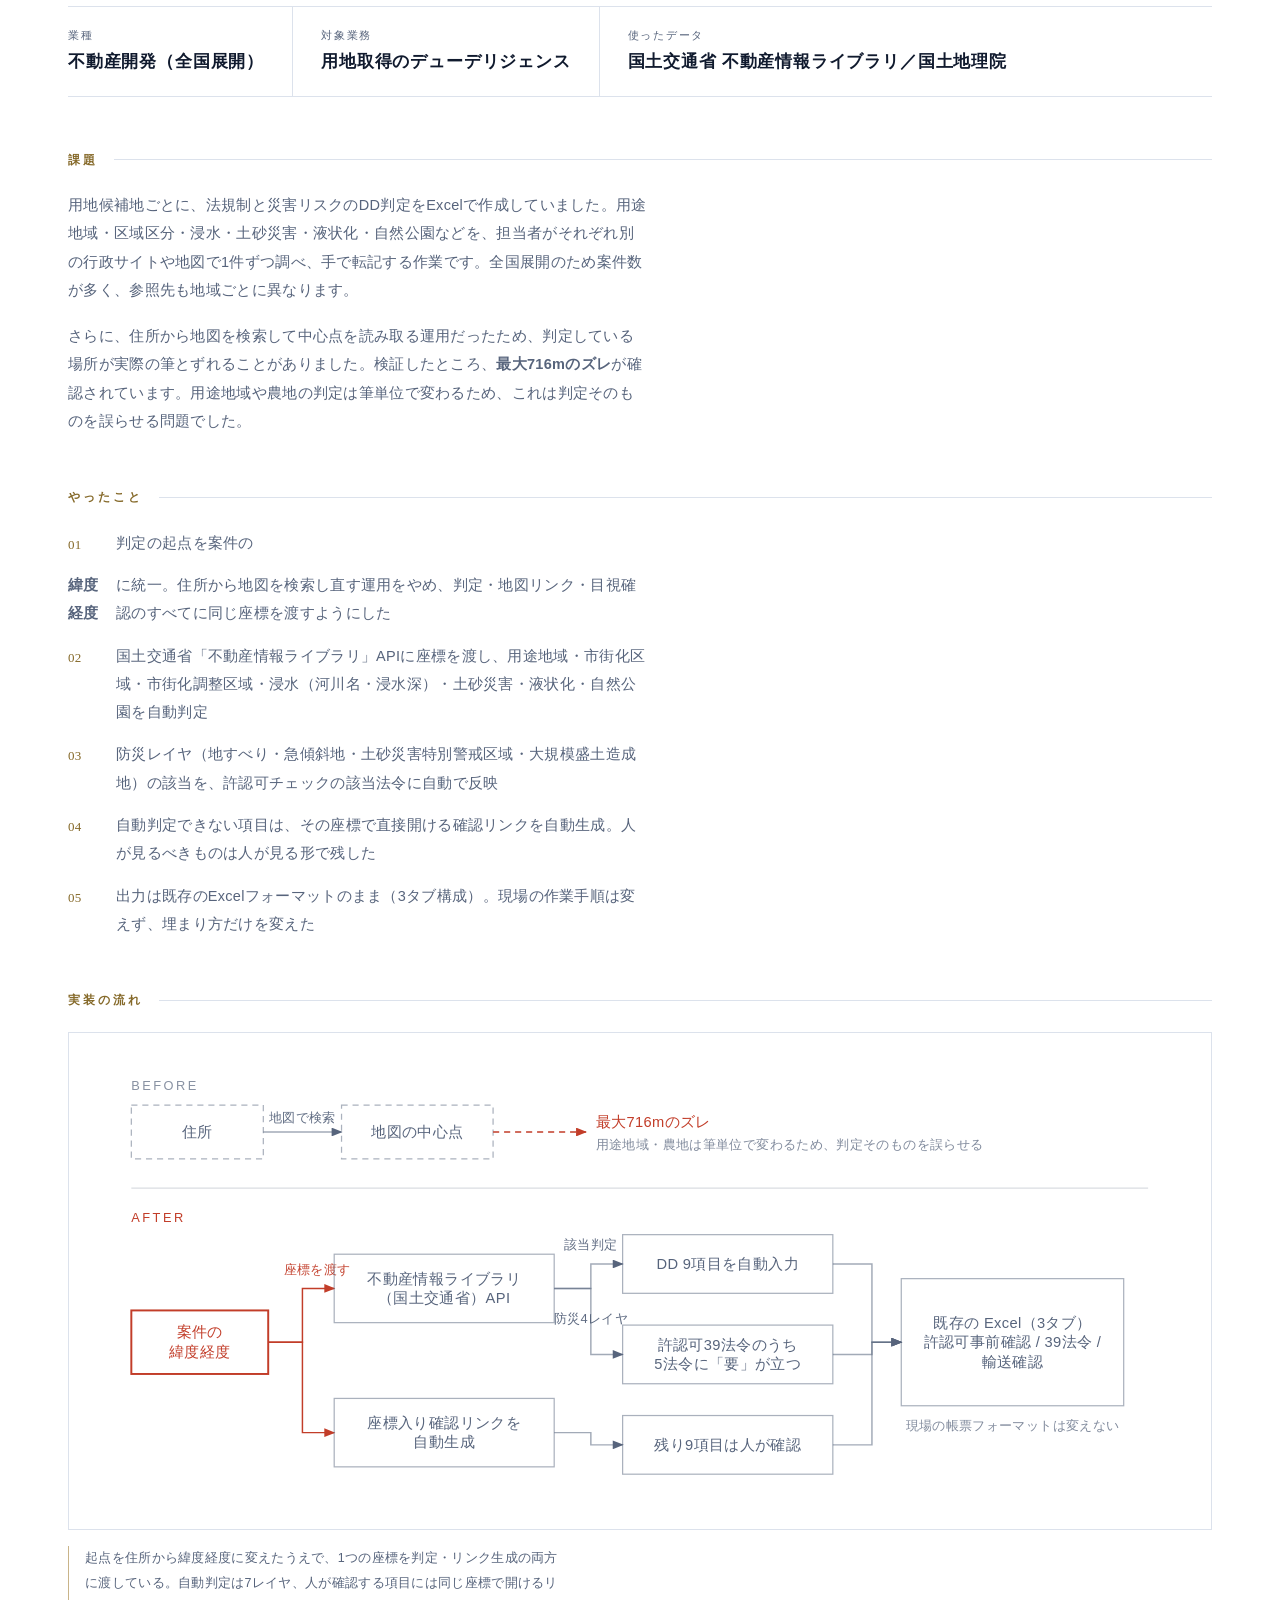
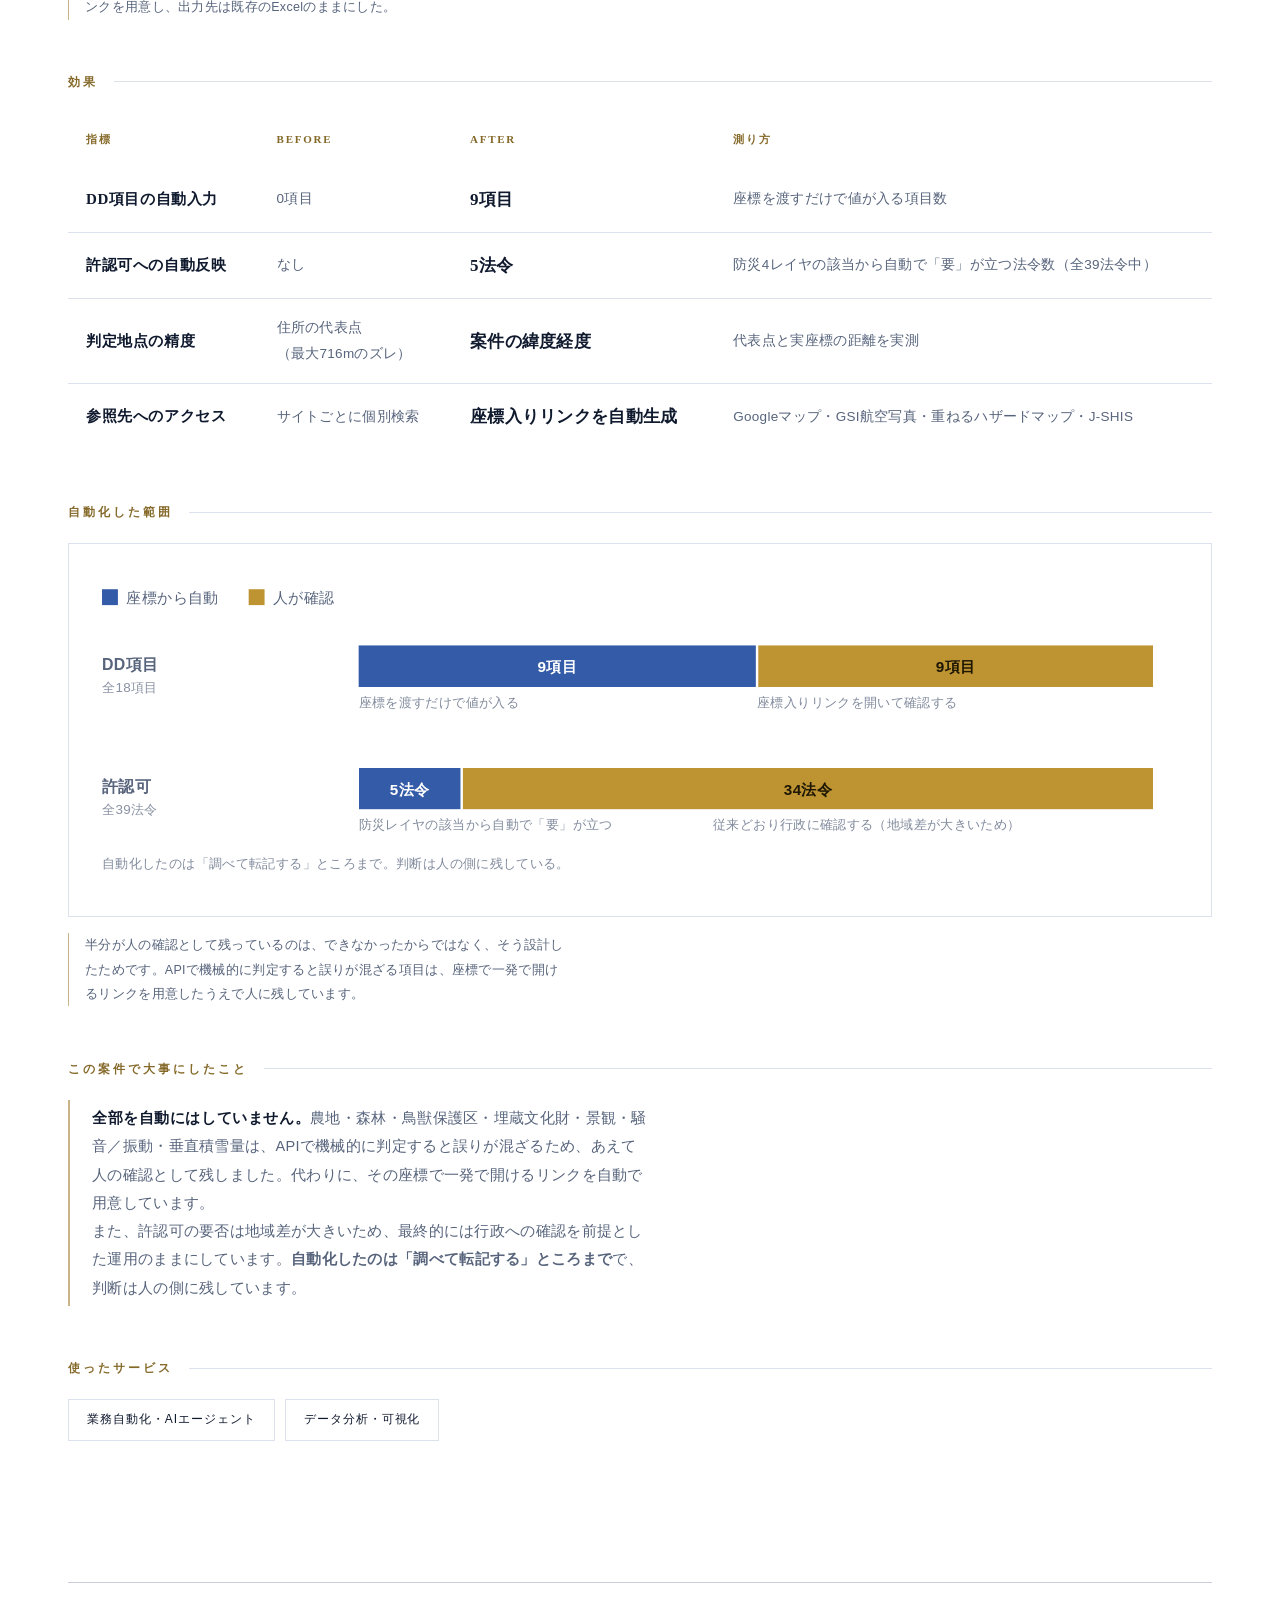
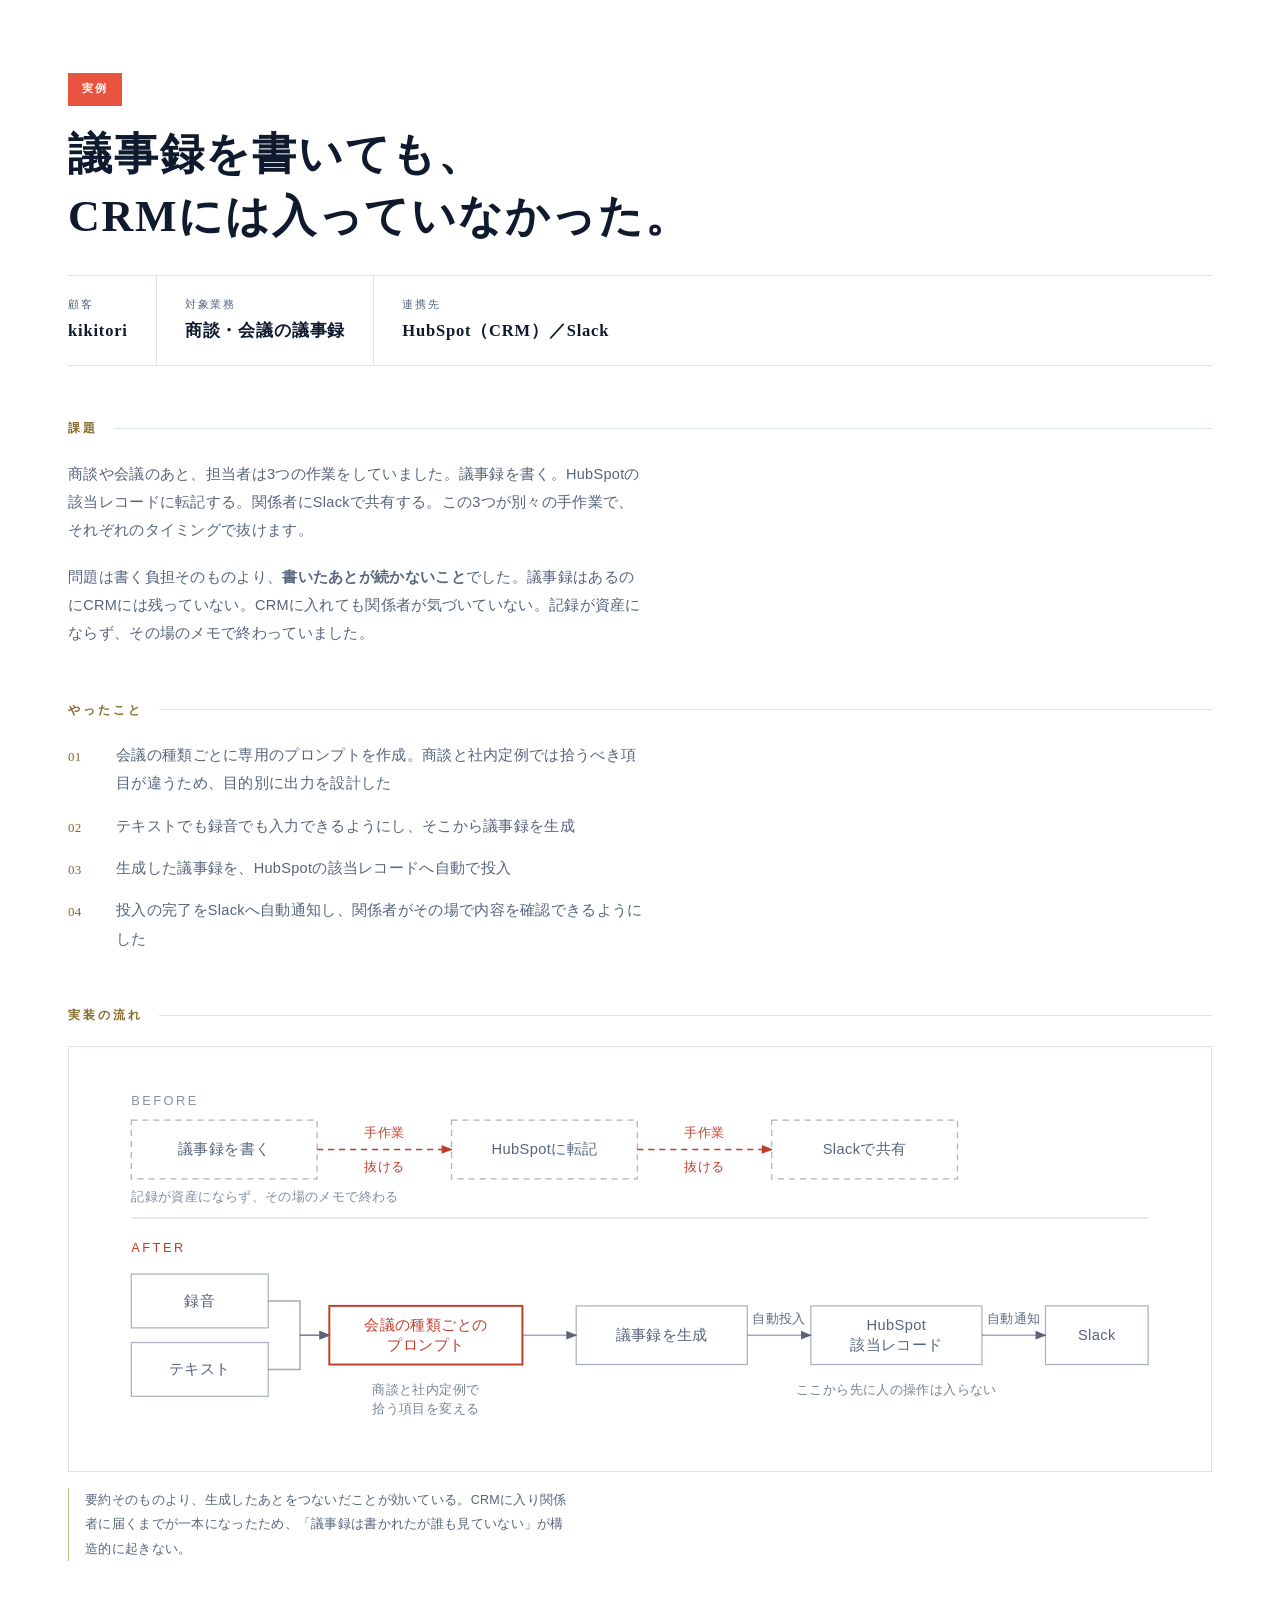
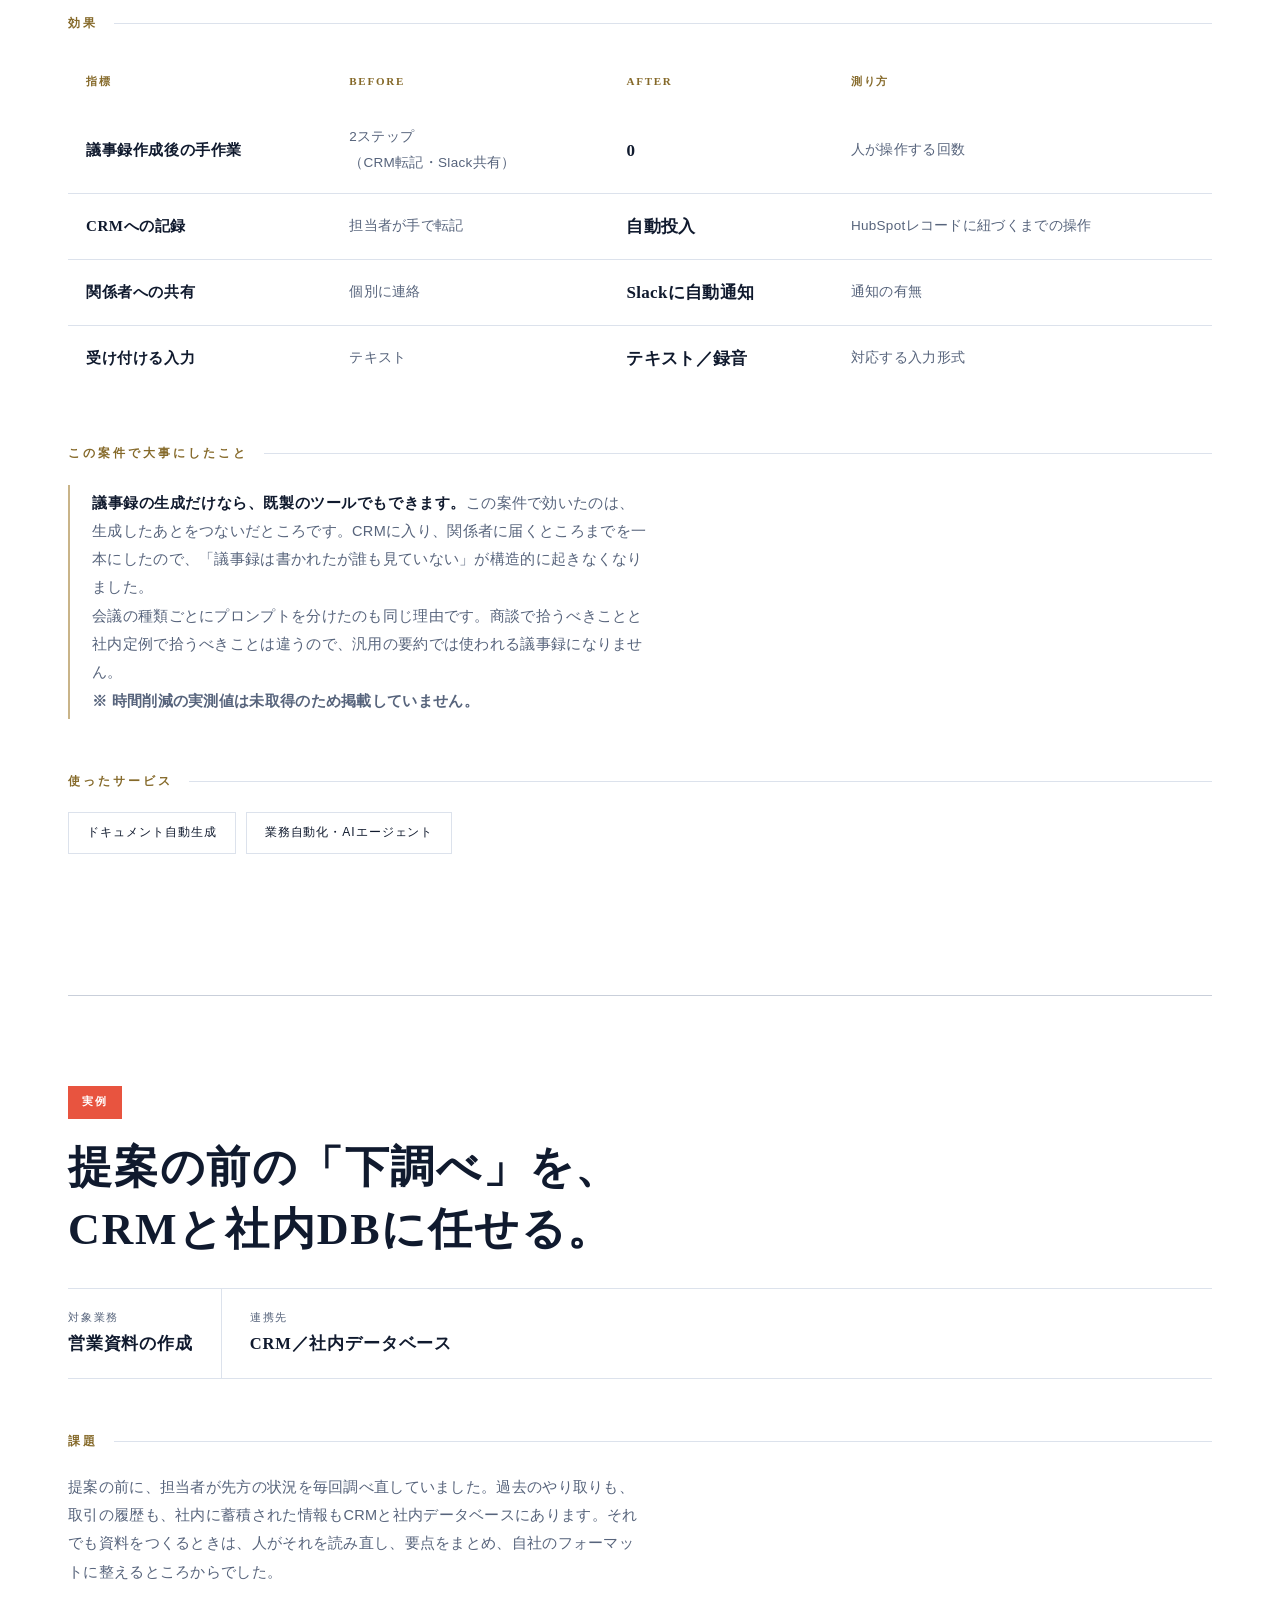
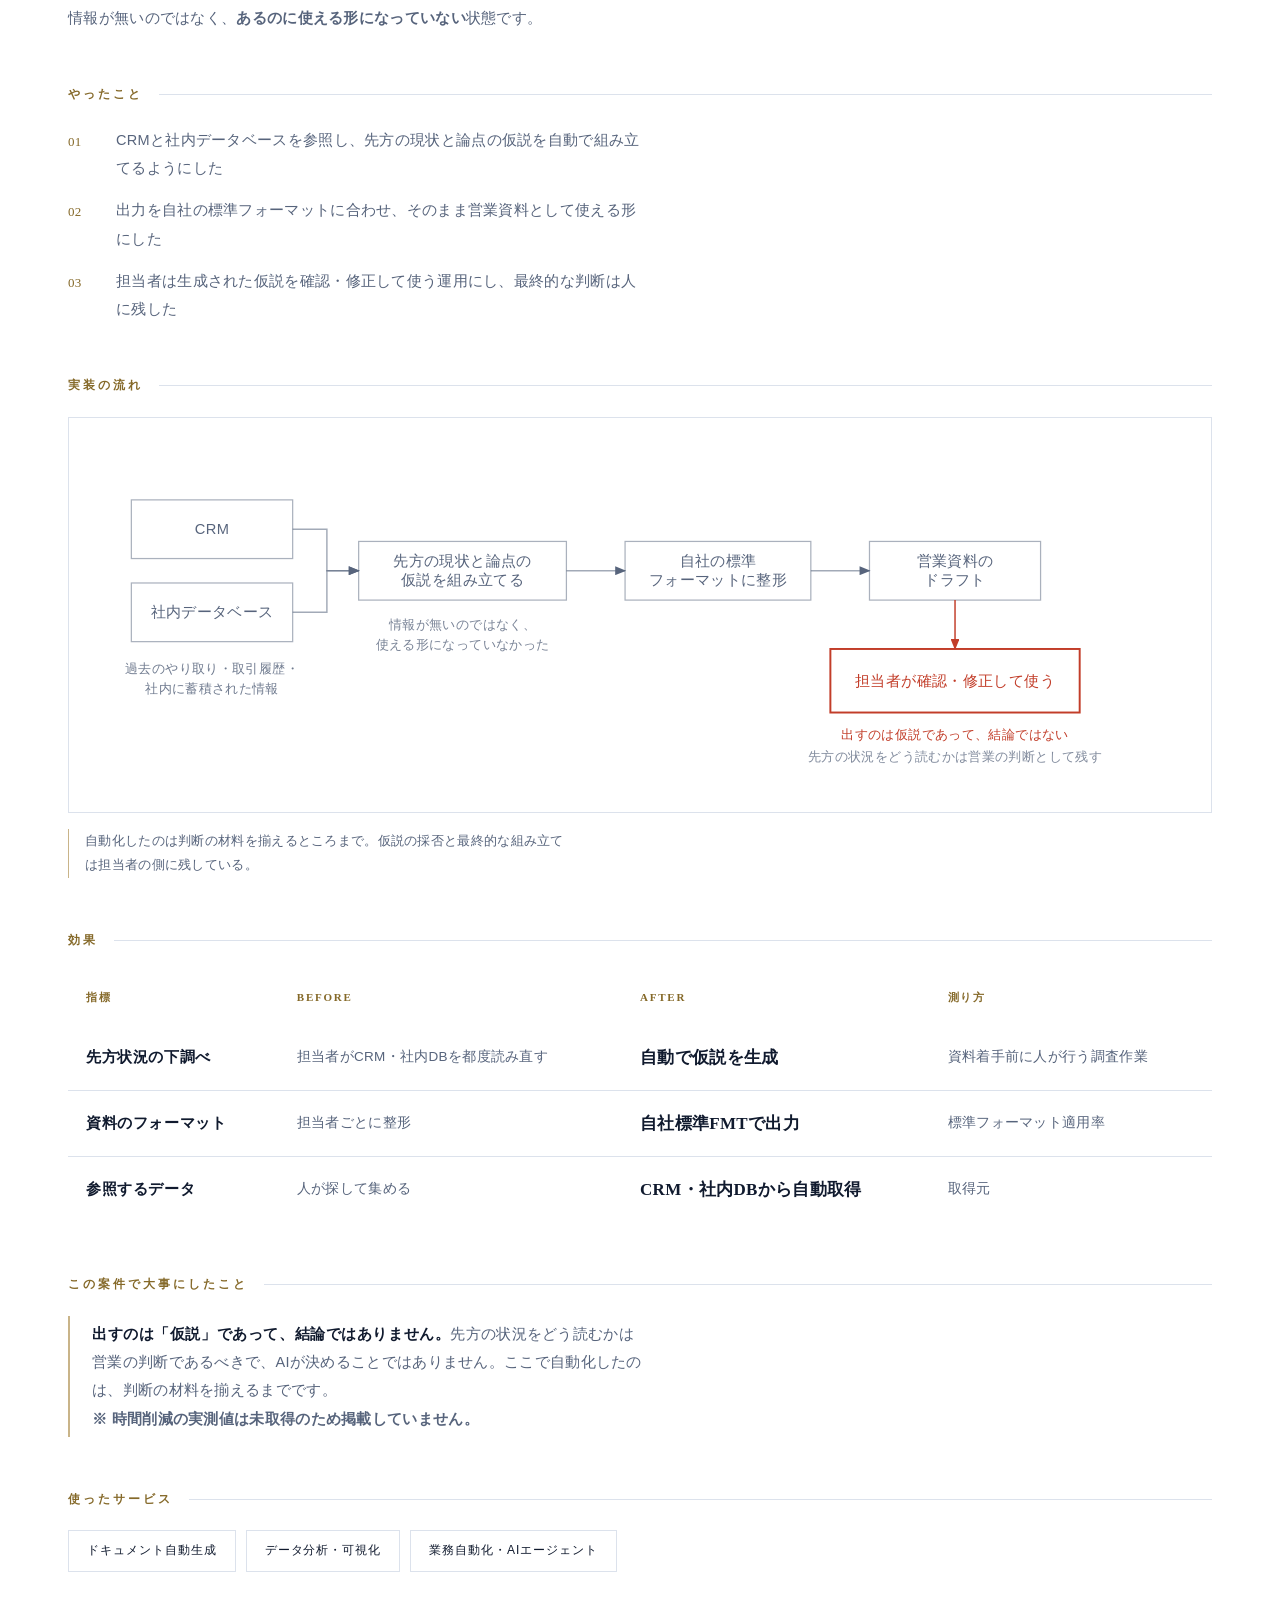
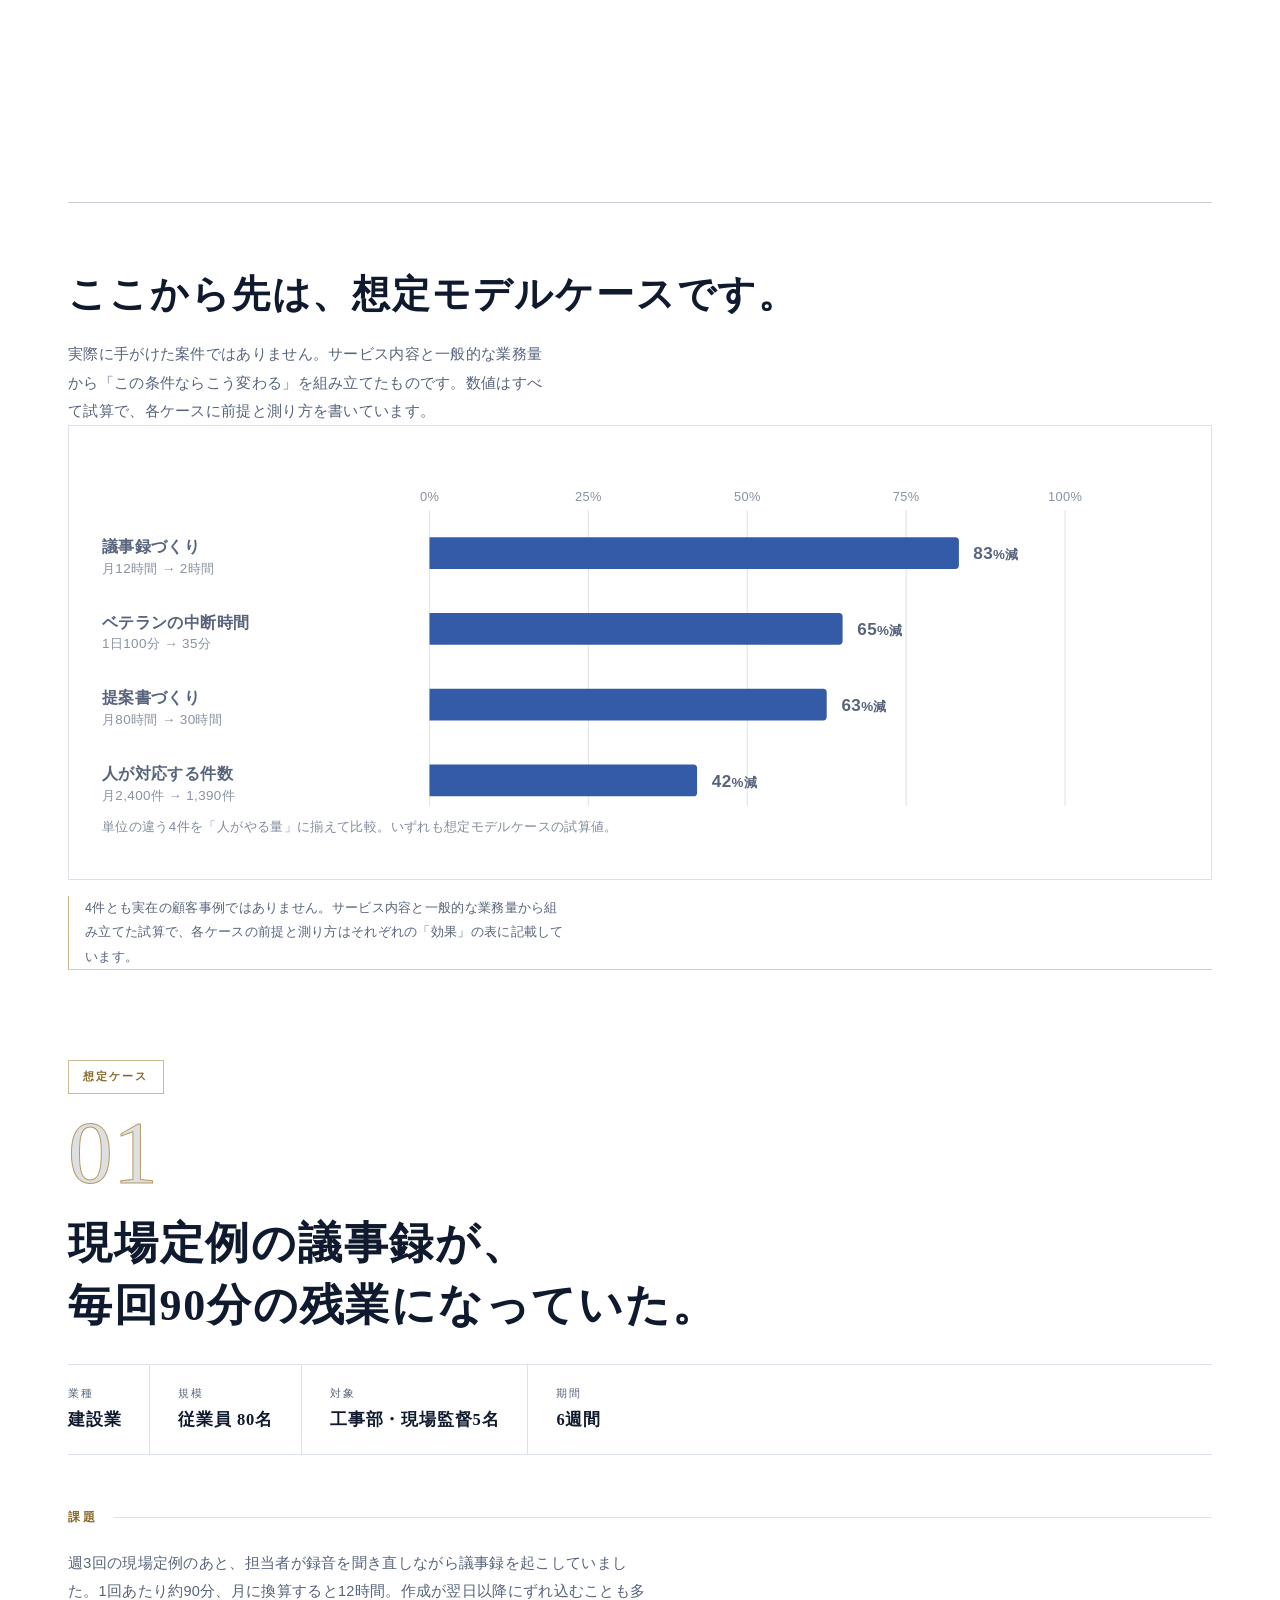
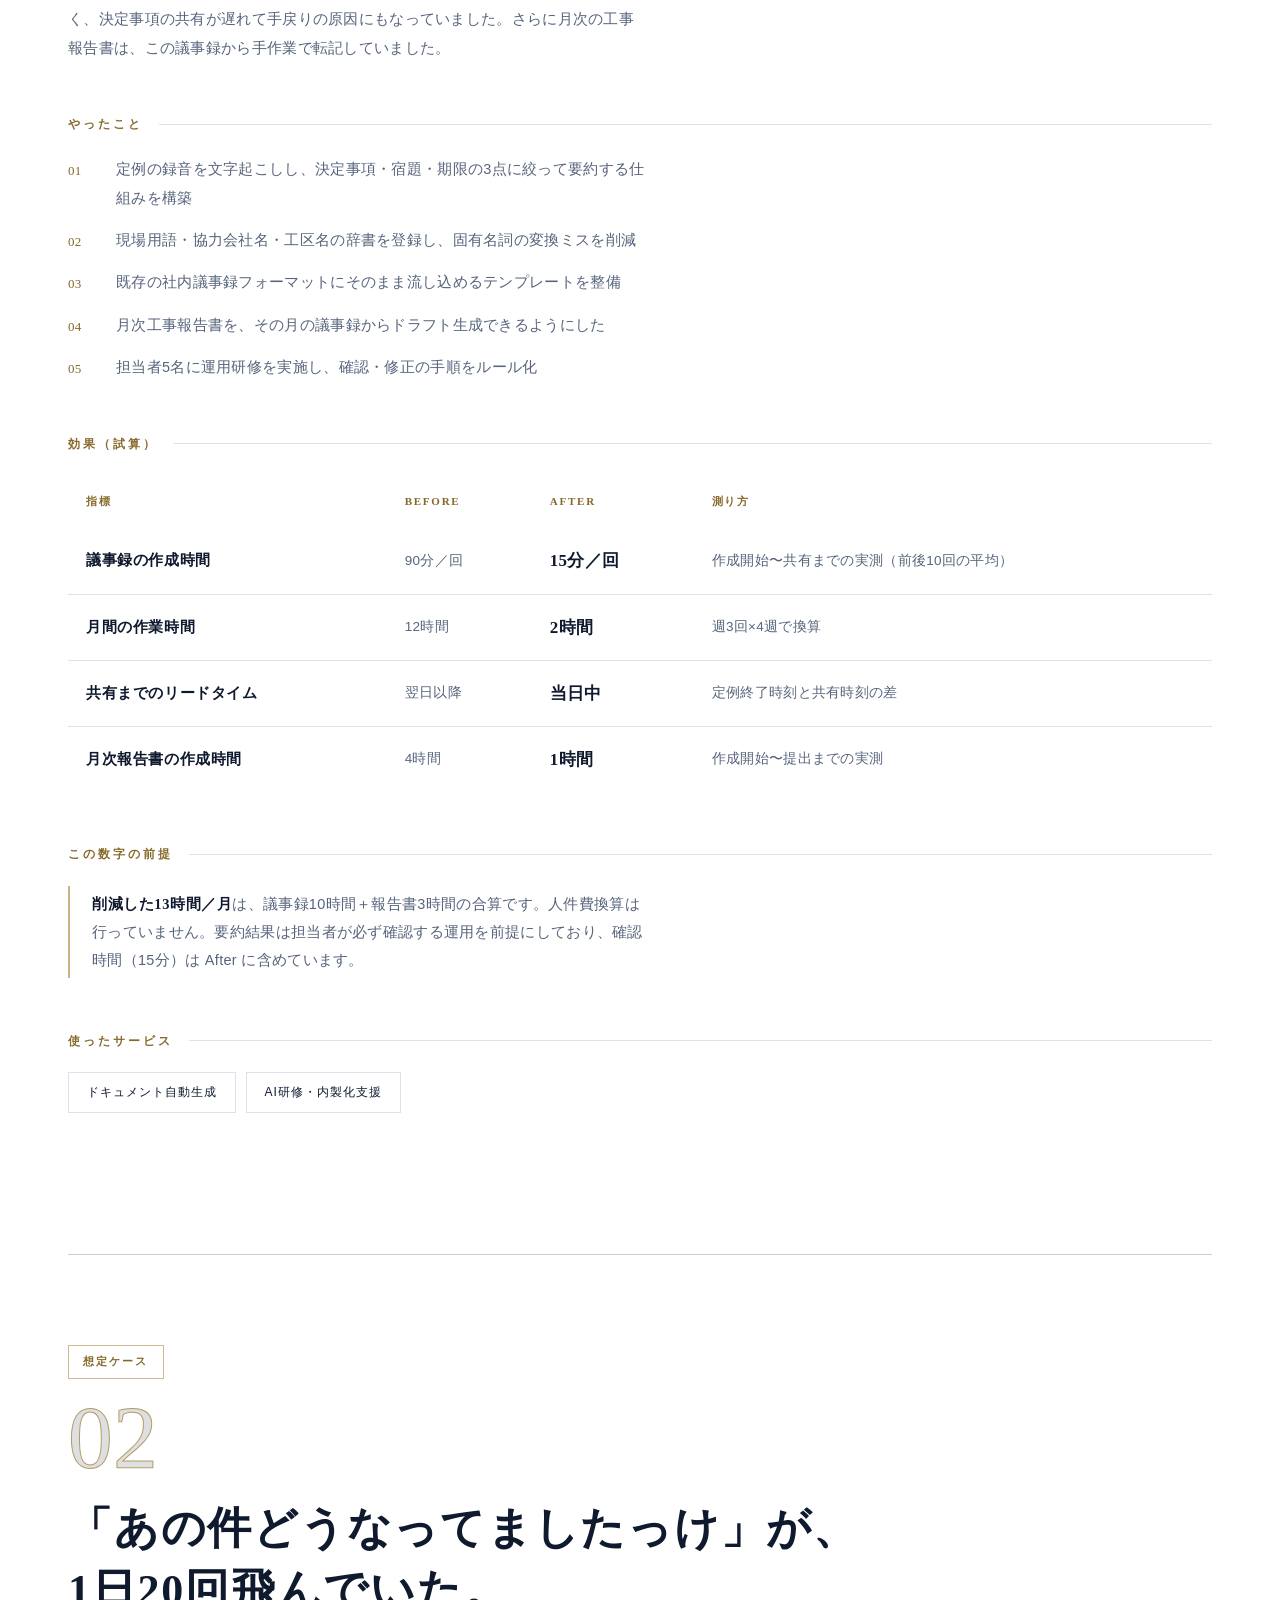
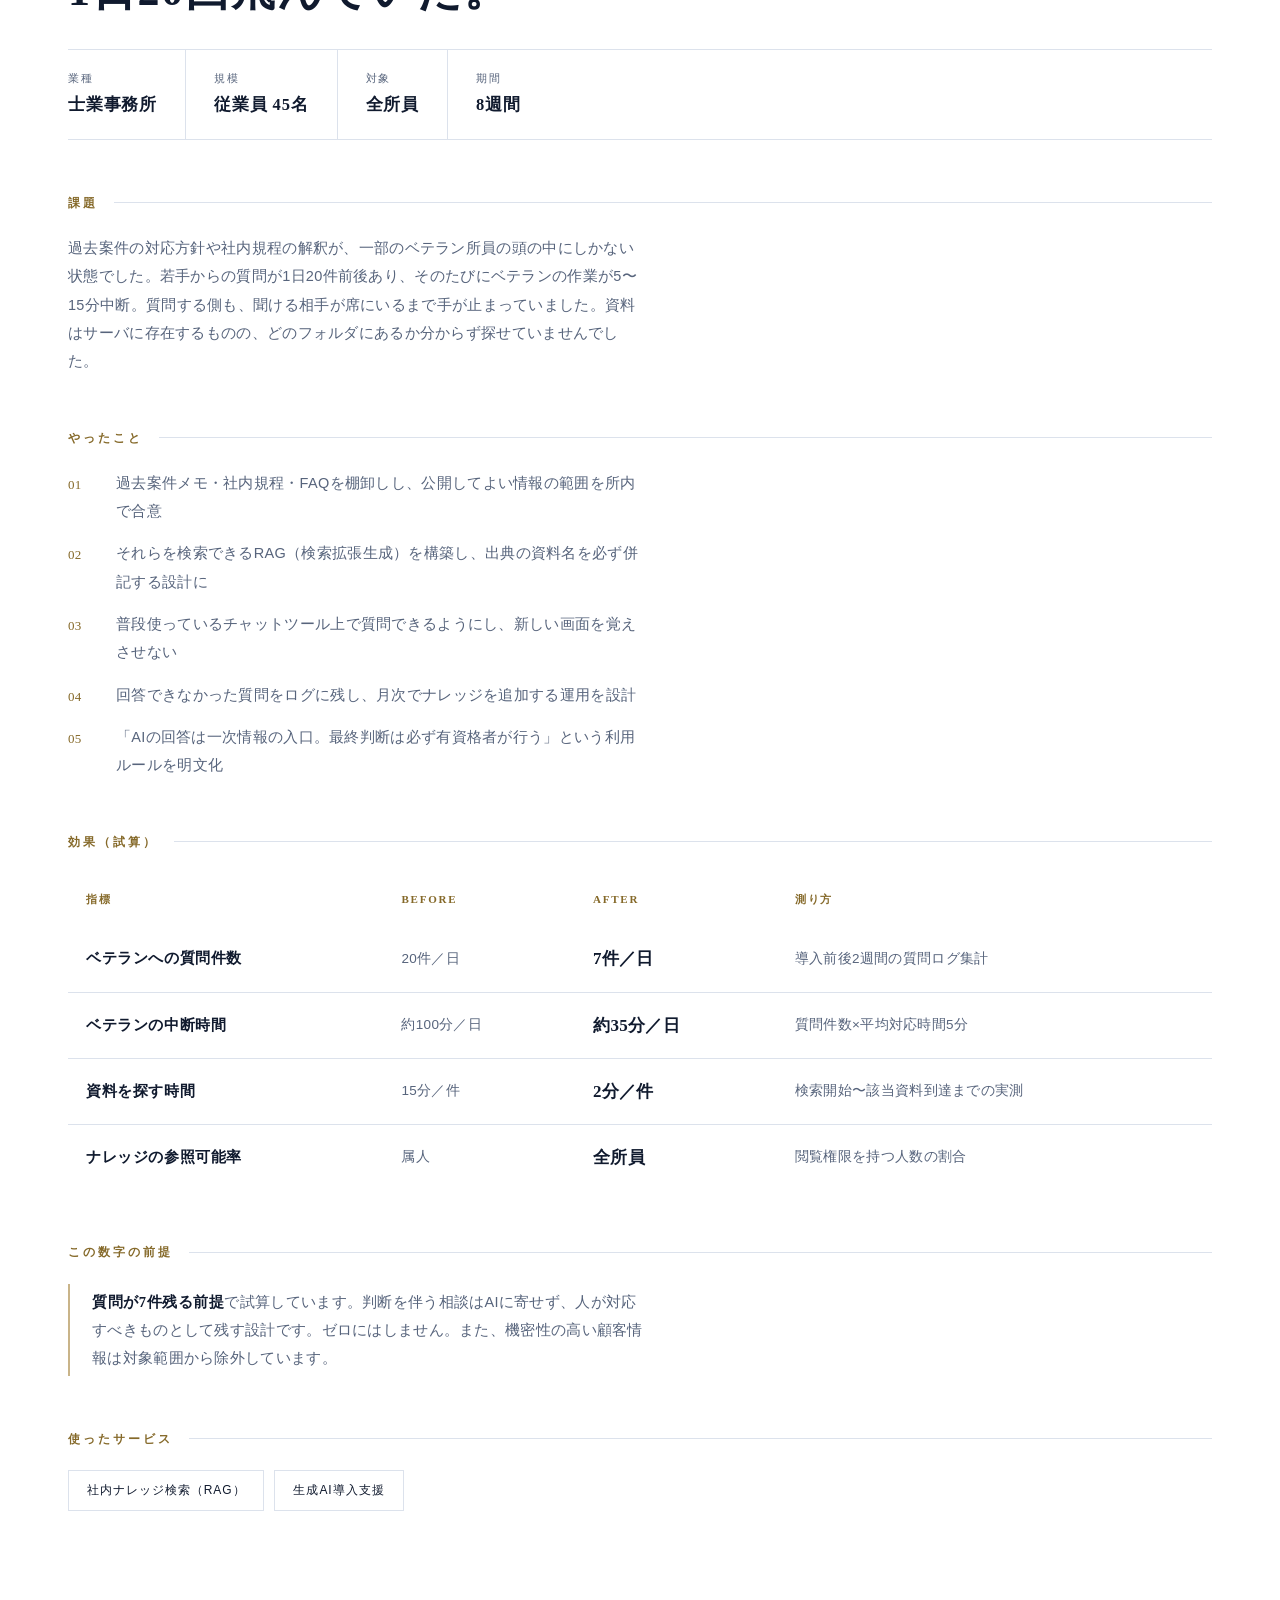
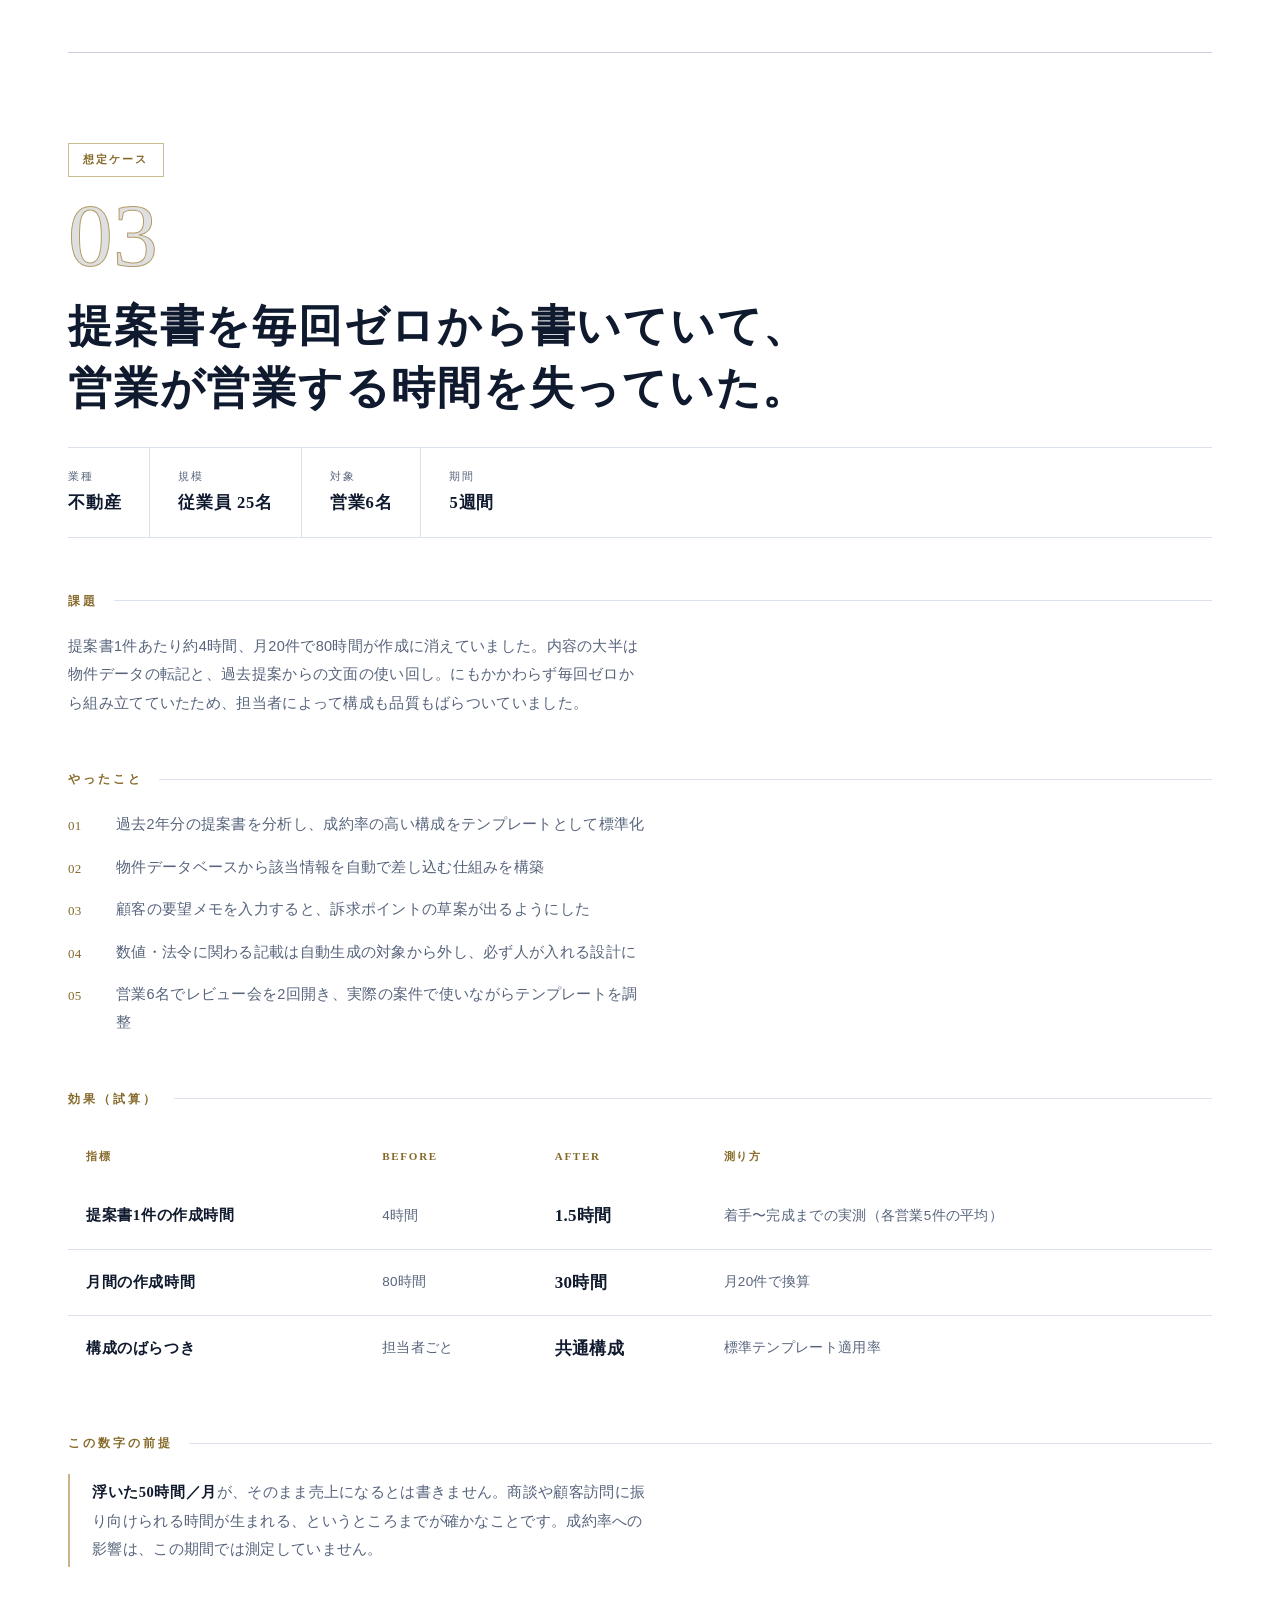
<file: website/cases.html>
<!DOCTYPE html>
<html lang="ja">
<head>
<meta charset="UTF-8">
<meta name="viewport" content="width=device-width, initial-scale=1.0">
<title>改善例 — Kaizen AI</title>
<meta name="description" content="実際に手がけた3件（用地DD判定の自動化／議事録のCRM連携／営業資料の自動生成）と、4つの想定モデルケース。課題・施策・効果と、その測り方まで記載しています。">
<meta name="theme-color" content="#080D18">
<meta name="robots" content="index, follow">
<meta property="og:type" content="article">
<meta property="og:locale" content="ja_JP">
<meta property="og:site_name" content="Kaizen AI">
<meta property="og:title" content="改善例 — Kaizen AI">
<meta property="og:description" content="実際に手がけた3件（用地DD判定の自動化／議事録のCRM連携／営業資料の自動生成）と、4つの想定モデルケース。課題・施策・効果と、その測り方まで記載しています。">
<meta name="twitter:card" content="summary">
<link rel="stylesheet" href="assets/style.css">
</head>
<body>

<div class="page">

<!-- ===================== アイコン定義 ===================== -->
<svg width="0" height="0" aria-hidden="true" focusable="false" style="position:absolute">
  <defs>
    <symbol id="i-doc" viewBox="0 0 24 24"><path d="M14 2.6H6.6A1.6 1.6 0 0 0 5 4.2v15.6a1.6 1.6 0 0 0 1.6 1.6h10.8a1.6 1.6 0 0 0 1.6-1.6V7.6z"/><path d="M14 2.6v5h5"/><path d="M8.4 12.6h7.2M8.4 16.4h5"/></symbol>
    <symbol id="i-arw" viewBox="0 0 24 24"><path d="M4 12h15"/><path d="M13 6l6 6-6 6"/></symbol>
  </defs>
</svg>

<!-- ===================== ヘッダー ===================== -->
<header class="site-header">
  <div class="wrap nav">
    <a class="logo" href="index.html">Kaizen <em>AI</em></a>
    <nav class="nav-links">
      <a href="index.html#services">サービス</a>
      <a href="index.html#approach">アプローチ</a>
      <a href="cases.html">改善例</a>
      <a href="index.html#pricing">料金</a>
      <a href="index.html#faq">FAQ</a>
      <a class="btn btn-sm" href="index.html#contact">無料相談</a>
    </nav>
  </div>
</header>

<!-- ===================== ページ見出し ===================== -->
<div class="page-head grain">
  <div class="wrap">
    <div class="crumb"><a href="index.html">Top</a><span>/</span>Cases</div>
    <h1>改善例</h1>
    <p class="sub">実際に手がけた案件を3件、想定モデルケースを4件掲載しています。課題・実際にやったこと・効果と、その<strong>測り方</strong>まで書いています。</p>
  </div>
</div>

<!-- ===================== 注意書き ===================== -->
<section class="band bg-washi" style="padding-top:clamp(48px,6vw,72px);padding-bottom:clamp(48px,6vw,72px)">
  <div class="wrap">
    <div class="disclaimer">
      <span class="mark">Notice</span>
      <div><b>実例と想定ケースを分けて掲載しています。</b>最初の3件は実際に手がけた案件です。それ以降の4件は、サービス内容と一般的な業務量から組み立てた<strong>想定モデルケース</strong>で、数値は「この条件ならこう変わる」という試算です。どちらも成果を保証するものではなく、実際の効果は業務の内容・データの整備状況・現場の運用体制によって変わります。</div>
    </div>
  </div>
</section>

<!-- ===================== 目次 ===================== -->
<section class="band bg-washi" style="padding-top:clamp(24px,3vw,40px);padding-bottom:clamp(56px,7vw,88px)">
  <div class="wrap">
    <div class="toc">
      <a href="#case-dd"><div class="n">実例</div><div class="t">用地DD判定の自動化（不動産開発）</div></a>
      <a href="#case-minutes"><div class="n">実例</div><div class="t">議事録生成からCRM投入・通知まで</div></a>
      <a href="#case-sales"><div class="n">実例</div><div class="t">営業資料の自動生成</div></a>
      <a href="#case-01"><div class="n">Case 01</div><div class="t">現場定例の議事録・報告書づくり</div></a>
      <a href="#case-02"><div class="n">Case 02</div><div class="t">ベテランへの質問待ちで止まる仕事</div></a>
      <a href="#case-03"><div class="n">Case 03</div><div class="t">提案書を毎回ゼロから書く</div></a>
      <a href="#case-04"><div class="n">Case 04</div><div class="t">問い合わせの一次対応が追いつかない</div></a>
    </div>
  </div>
</section>

<!-- ===================== 事例本体 ===================== -->
<section class="band bg-paper" style="padding-top:clamp(56px,7vw,88px)">
  <div class="wrap">

    <!-- ---------- 実例：用地DD判定の自動化 ---------- -->
    <article class="case" id="case-dd">
      <span class="case-badge real">実例</span>
      <h2>用地のDD判定を、<br>緯度経度から自動で埋める。</h2>
      <div class="case-meta">
        <div class="m"><div class="k">業種</div><div class="v">不動産開発（全国展開）</div></div>
        <div class="m"><div class="k">対象業務</div><div class="v">用地取得のデューデリジェンス</div></div>
        <div class="m"><div class="k">使ったデータ</div><div class="v">国土交通省 不動産情報ライブラリ／国土地理院</div></div>
      </div>

      <div class="case-block">
        <h3>課題</h3>
        <p>用地候補地ごとに、法規制と災害リスクのDD判定をExcelで作成していました。用途地域・区域区分・浸水・土砂災害・液状化・自然公園などを、担当者がそれぞれ別の行政サイトや地図で1件ずつ調べ、手で転記する作業です。全国展開のため案件数が多く、参照先も地域ごとに異なります。</p>
        <p style="margin-top:18px">さらに、住所から地図を検索して中心点を読み取る運用だったため、判定している場所が実際の筆とずれることがありました。検証したところ、<strong>最大716mのズレ</strong>が確認されています。用途地域や農地の判定は筆単位で変わるため、これは判定そのものを誤らせる問題でした。</p>
      </div>

      <div class="case-block">
        <h3>やったこと</h3>
        <ol class="case-steps">
          <li>判定の起点を案件の<strong>緯度経度</strong>に統一。住所から地図を検索し直す運用をやめ、判定・地図リンク・目視確認のすべてに同じ座標を渡すようにした</li>
          <li>国土交通省「不動産情報ライブラリ」APIに座標を渡し、用途地域・市街化区域・市街化調整区域・浸水（河川名・浸水深）・土砂災害・液状化・自然公園を自動判定</li>
          <li>防災レイヤ（地すべり・急傾斜地・土砂災害特別警戒区域・大規模盛土造成地）の該当を、許認可チェックの該当法令に自動で反映</li>
          <li>自動判定できない項目は、その座標で直接開ける確認リンクを自動生成。人が見るべきものは人が見る形で残した</li>
          <li>出力は既存のExcelフォーマットのまま（3タブ構成）。現場の作業手順は変えず、埋まり方だけを変えた</li>
        </ol>
      </div>

      <div class="case-block">
        <h3>実装の流れ</h3>
        <figure class="case-fig">
          <div class="fig-wrap">
            <svg viewBox="0 0 880 352" role="img" aria-label="住所からの地図検索では代表点に最大716mのズレが出るのに対し、案件の緯度経度を起点にすると不動産情報ライブラリのAPIからDD9項目と許認可5法令が自動で埋まり、残りは座標入りリンクで人が確認したうえで、すべてが既存のExcel3タブに集約される流れを示した図">
              <defs>
              <marker id="d1a" viewBox="0 0 10 8" refX="9" refY="4" markerWidth="8" markerHeight="6" orient="auto-start-reverse">
                <polygon points="0,0 10,4 0,8" fill="currentColor"/>
              </marker>
              <marker id="d1s" viewBox="0 0 10 8" refX="9" refY="4" markerWidth="8" markerHeight="6" orient="auto-start-reverse">
                <polygon points="0,0 10,4 0,8" style="fill:var(--fig-accent)"/>
              </marker>
            </defs>
        
              <text x="24" y="20" font-size="10.5" fill="currentColor" opacity=".7" letter-spacing="2">BEFORE</text>
              <rect x="24" y="32" width="108" height="44" fill="none" stroke="currentColor" stroke-opacity=".5" stroke-width="1" stroke-dasharray="5 4"/>
              <text x="78" y="58" text-anchor="middle" font-size="12" fill="currentColor">住所</text>
              <path d="M132,54 H196" fill="none" stroke="currentColor" stroke-opacity=".55" stroke-width="1.2" marker-end="url(#d1a)"/>
              <text x="164" y="46" text-anchor="middle" font-size="10.5" fill="currentColor" opacity=".95">地図で検索</text>
              <rect x="196" y="32" width="124" height="44" fill="none" stroke="currentColor" stroke-opacity=".5" stroke-width="1" stroke-dasharray="5 4"/>
              <text x="258" y="58" text-anchor="middle" font-size="12" fill="currentColor">地図の中心点</text>
              <path d="M320,54 H396" fill="none" style="stroke:var(--fig-accent)" stroke-width="1.2" stroke-dasharray="5 4" marker-end="url(#d1s)"/>
              <text x="404" y="50" font-size="12" style="fill:var(--fig-accent)">最大716mのズレ</text>
              <text x="404" y="68" font-size="10.5" fill="currentColor" opacity=".75">用途地域・農地は筆単位で変わるため、判定そのものを誤らせる</text>
        
              <line x1="24" y1="100" x2="856" y2="100" stroke="currentColor" stroke-opacity=".22"/>
              <text x="24" y="128" font-size="10.5" style="fill:var(--fig-accent)" letter-spacing="2">AFTER</text>
        
              <rect x="24" y="200" width="112" height="52" fill="none" style="stroke:var(--fig-accent)" stroke-width="1.6"/>
              <text x="80" y="222" text-anchor="middle" font-size="12" style="fill:var(--fig-accent)">案件の</text>
              <text x="80" y="238" text-anchor="middle" font-size="12" style="fill:var(--fig-accent)">緯度経度</text>
              <path d="M136,226 H164 V182 H190" fill="none" style="stroke:var(--fig-accent)" stroke-width="1.2" marker-end="url(#d1s)"/>
              <text x="176" y="170" text-anchor="middle" font-size="10.5" style="fill:var(--fig-accent)" opacity=".95">座標を渡す</text>
              <path d="M136,226 H164 V300 H190" fill="none" style="stroke:var(--fig-accent)" stroke-width="1.2" marker-end="url(#d1s)"/>
        
              <rect x="190" y="154" width="180" height="56" fill="none" stroke="currentColor" stroke-opacity=".5" stroke-width="1"/>
              <text x="280" y="178" text-anchor="middle" font-size="12" fill="currentColor">不動産情報ライブラリ</text>
              <text x="280" y="194" text-anchor="middle" font-size="12" fill="currentColor">（国土交通省）API</text>
              <rect x="190" y="272" width="180" height="56" fill="none" stroke="currentColor" stroke-opacity=".5" stroke-width="1"/>
              <text x="280" y="296" text-anchor="middle" font-size="12" fill="currentColor">座標入り確認リンクを</text>
              <text x="280" y="312" text-anchor="middle" font-size="12" fill="currentColor">自動生成</text>
        
              <path d="M370,182 H400 V162 H426" fill="none" stroke="currentColor" stroke-opacity=".55" stroke-width="1.2" marker-end="url(#d1a)"/>
              <text x="400" y="150" text-anchor="middle" font-size="10.5" fill="currentColor" opacity=".95">該当判定</text>
              <path d="M370,182 H400 V236 H426" fill="none" stroke="currentColor" stroke-opacity=".55" stroke-width="1.2" marker-end="url(#d1a)"/>
              <text x="400" y="210" text-anchor="middle" font-size="10.5" fill="currentColor" opacity=".95">防災4レイヤ</text>
              <path d="M370,300 H400 V310 H426" fill="none" stroke="currentColor" stroke-opacity=".55" stroke-width="1.2" marker-end="url(#d1a)"/>
        
              <rect x="426" y="138" width="172" height="48" fill="none" stroke="currentColor" stroke-opacity=".5" stroke-width="1"/>
              <text x="512" y="166" text-anchor="middle" font-size="12" fill="currentColor">DD 9項目を自動入力</text>
              <rect x="426" y="212" width="172" height="48" fill="none" stroke="currentColor" stroke-opacity=".5" stroke-width="1"/>
              <text x="512" y="232" text-anchor="middle" font-size="12" fill="currentColor">許認可39法令のうち</text>
              <text x="512" y="248" text-anchor="middle" font-size="12" fill="currentColor">5法令に「要」が立つ</text>
              <rect x="426" y="286" width="172" height="48" fill="none" stroke="currentColor" stroke-opacity=".5" stroke-width="1"/>
              <text x="512" y="314" text-anchor="middle" font-size="12" fill="currentColor">残り9項目は人が確認</text>
        
              <path d="M598,162 H630 V226 H654" fill="none" stroke="currentColor" stroke-opacity=".55" stroke-width="1.2" marker-end="url(#d1a)"/>
              <path d="M598,236 H630 V226 H654" fill="none" stroke="currentColor" stroke-opacity=".55" stroke-width="1.2" marker-end="url(#d1a)"/>
              <path d="M598,310 H630 V226 H654" fill="none" stroke="currentColor" stroke-opacity=".55" stroke-width="1.2" marker-end="url(#d1a)"/>
        
              <rect x="654" y="174" width="182" height="104" fill="none" stroke="currentColor" stroke-opacity=".5" stroke-width="1"/>
              <text x="745" y="214" text-anchor="middle" font-size="12" fill="currentColor">既存の Excel（3タブ）</text>
              <text x="745" y="230" text-anchor="middle" font-size="12" fill="currentColor">許認可事前確認 / 39法令 /</text>
              <text x="745" y="246" text-anchor="middle" font-size="12" fill="currentColor">輸送確認</text>
              <text x="745" y="298" text-anchor="middle" font-size="10.5" fill="currentColor" opacity=".75">現場の帳票フォーマットは変えない</text>
            </svg>
          </div>
          <figcaption>起点を住所から緯度経度に変えたうえで、1つの座標を判定・リンク生成の両方に渡している。自動判定は7レイヤ、人が確認する項目には同じ座標で開けるリンクを用意し、出力先は既存のExcelのままにした。</figcaption>
        </figure>
      </div>

      <div class="case-block">
        <h3>効果</h3>
        <div class="case-table">
          <table>
            <thead><tr><th>指標</th><th>Before</th><th>After</th><th>測り方</th></tr></thead>
            <tbody>
              <tr><td>DD項目の自動入力</td><td class="before">0項目</td><td class="after">9項目</td><td>座標を渡すだけで値が入る項目数</td></tr>
              <tr><td>許認可への自動反映</td><td class="before">なし</td><td class="after">5法令</td><td>防災4レイヤの該当から自動で「要」が立つ法令数（全39法令中）</td></tr>
              <tr><td>判定地点の精度</td><td class="before">住所の代表点<br>（最大716mのズレ）</td><td class="after">案件の緯度経度</td><td>代表点と実座標の距離を実測</td></tr>
              <tr><td>参照先へのアクセス</td><td class="before">サイトごとに個別検索</td><td class="after">座標入りリンクを自動生成</td><td>Googleマップ・GSI航空写真・重ねるハザードマップ・J-SHIS</td></tr>
            </tbody>
          </table>
        </div>
      </div>

      <div class="case-block">
        <h3>自動化した範囲</h3>
        <figure class="case-fig">
          <div class="fig-wrap">
            <svg viewBox="0 0 880 250" role="img" aria-label="DD項目は全18項目のうち9項目が座標から自動で入り、残る9項目は人が確認する。許認可は全39法令のうち5法令が防災レイヤの該当から自動で「要」となり、残る34法令は従来どおり行政に確認する、という内訳を示した横棒グラフ">
              <rect x="0" y="10" width="13" height="13" fill="#345BA8"/>
              <text x="20" y="21" font-size="12" fill="currentColor">座標から自動</text>
              <rect x="120" y="10" width="13" height="13" fill="#BE9433"/>
              <text x="140" y="21" font-size="12" fill="currentColor">人が確認</text>
        
              <text x="0" y="76" font-size="13" font-weight="700" fill="currentColor">DD項目</text>
              <text x="0" y="94" font-size="11" fill="currentColor" opacity=".7">全18項目</text>
              <rect x="210.0" y="56" width="325.0" height="34" fill="#345BA8"/>
              <text x="372.5" y="78" text-anchor="middle" font-size="12.5" font-weight="700" fill="#fff">9項目</text>
              <rect x="537.0" y="56" width="323.0" height="34" fill="#BE9433"/>
              <text x="698.5" y="78" text-anchor="middle" font-size="12.5" font-weight="700" fill="#1E1704">9項目</text>
              <text x="210" y="106" font-size="11" fill="currentColor" opacity=".75">座標を渡すだけで値が入る</text>
              <text x="536" y="106" font-size="11" fill="currentColor" opacity=".75">座標入りリンクを開いて確認する</text>
        
              <text x="0" y="176" font-size="13" font-weight="700" fill="currentColor">許認可</text>
              <text x="0" y="194" font-size="11" fill="currentColor" opacity=".7">全39法令</text>
              <rect x="210.0" y="156" width="83.3" height="34" fill="#345BA8"/>
              <text x="251.7" y="178" text-anchor="middle" font-size="12.5" font-weight="700" fill="#fff">5法令</text>
              <rect x="295.3" y="156" width="564.7" height="34" fill="#BE9433"/>
              <text x="577.7" y="178" text-anchor="middle" font-size="12.5" font-weight="700" fill="#1E1704">34法令</text>
              <text x="210" y="206" font-size="11" fill="currentColor" opacity=".75">防災レイヤの該当から自動で「要」が立つ</text>
              <text x="500" y="206" font-size="11" fill="currentColor" opacity=".75">従来どおり行政に確認する（地域差が大きいため）</text>
        
              <text x="0" y="238" font-size="11" fill="currentColor" opacity=".75">自動化したのは「調べて転記する」ところまで。判断は人の側に残している。</text>
            </svg>
          </div>
          <figcaption>半分が人の確認として残っているのは、できなかったからではなく、そう設計したためです。APIで機械的に判定すると誤りが混ざる項目は、座標で一発で開けるリンクを用意したうえで人に残しています。</figcaption>
        </figure>
      </div>

      <div class="case-block">
        <h3>この案件で大事にしたこと</h3>
        <p class="case-basis"><b>全部を自動にはしていません。</b>農地・森林・鳥獣保護区・埋蔵文化財・景観・騒音／振動・垂直積雪量は、APIで機械的に判定すると誤りが混ざるため、あえて人の確認として残しました。代わりに、その座標で一発で開けるリンクを自動で用意しています。<br>また、許認可の要否は地域差が大きいため、最終的には行政への確認を前提とした運用のままにしています。<strong>自動化したのは「調べて転記する」ところまで</strong>で、判断は人の側に残しています。</p>
      </div>

      <div class="case-block">
        <h3>使ったサービス</h3>
        <div class="case-tags"><span>業務自動化・AIエージェント</span><span>データ分析・可視化</span></div>
      </div>
    </article>

    <!-- ---------- 実例：議事録からCRM投入・通知まで ---------- -->
    <article class="case" id="case-minutes">
      <span class="case-badge real">実例</span>
      <h2>議事録を書いても、<br>CRMには入っていなかった。</h2>
      <div class="case-meta">
        <div class="m"><div class="k">顧客</div><div class="v">kikitori</div></div>
        <div class="m"><div class="k">対象業務</div><div class="v">商談・会議の議事録</div></div>
        <div class="m"><div class="k">連携先</div><div class="v">HubSpot（CRM）／Slack</div></div>
      </div>

      <div class="case-block">
        <h3>課題</h3>
        <p>商談や会議のあと、担当者は3つの作業をしていました。議事録を書く。HubSpotの該当レコードに転記する。関係者にSlackで共有する。この3つが別々の手作業で、それぞれのタイミングで抜けます。</p>
        <p style="margin-top:18px">問題は書く負担そのものより、<strong>書いたあとが続かないこと</strong>でした。議事録はあるのにCRMには残っていない。CRMに入れても関係者が気づいていない。記録が資産にならず、その場のメモで終わっていました。</p>
      </div>

      <div class="case-block">
        <h3>やったこと</h3>
        <ol class="case-steps">
          <li>会議の種類ごとに専用のプロンプトを作成。商談と社内定例では拾うべき項目が違うため、目的別に出力を設計した</li>
          <li>テキストでも録音でも入力できるようにし、そこから議事録を生成</li>
          <li>生成した議事録を、HubSpotの該当レコードへ自動で投入</li>
          <li>投入の完了をSlackへ自動通知し、関係者がその場で内容を確認できるようにした</li>
        </ol>
      </div>

      <div class="case-block">
        <h3>実装の流れ</h3>
        <figure class="case-fig">
          <div class="fig-wrap">
            <svg viewBox="0 0 880 292" role="img" aria-label="以前は議事録を書いたあとCRMへの転記とSlackでの共有が別々の手作業で、どちらも抜けていた。自動化後は録音またはテキストを入力すると会議種別ごとのプロンプトで議事録が生成され、HubSpotへの投入とSlack通知まで人の操作なしでつながる流れを示した図">
              <defs>
              <marker id="d2a" viewBox="0 0 10 8" refX="9" refY="4" markerWidth="8" markerHeight="6" orient="auto-start-reverse">
                <polygon points="0,0 10,4 0,8" fill="currentColor"/>
              </marker>
              <marker id="d2s" viewBox="0 0 10 8" refX="9" refY="4" markerWidth="8" markerHeight="6" orient="auto-start-reverse">
                <polygon points="0,0 10,4 0,8" style="fill:var(--fig-accent)"/>
              </marker>
            </defs>
        
              <text x="24" y="20" font-size="10.5" fill="currentColor" opacity=".7" letter-spacing="2">BEFORE</text>
              <rect x="24" y="32" width="152" height="48" fill="none" stroke="currentColor" stroke-opacity=".5" stroke-width="1" stroke-dasharray="5 4"/>
              <text x="100" y="60" text-anchor="middle" font-size="12" fill="currentColor">議事録を書く</text>
              <path d="M176,56 H286" fill="none" style="stroke:var(--fig-accent)" stroke-width="1.2" stroke-dasharray="5 4" marker-end="url(#d2s)"/>
              <text x="231" y="46" text-anchor="middle" font-size="10.5" style="fill:var(--fig-accent)" opacity=".95">手作業</text>
              <text x="231" y="74" text-anchor="middle" font-size="10.5" style="fill:var(--fig-accent)">抜ける</text>
              <rect x="286" y="32" width="152" height="48" fill="none" stroke="currentColor" stroke-opacity=".5" stroke-width="1" stroke-dasharray="5 4"/>
              <text x="362" y="60" text-anchor="middle" font-size="12" fill="currentColor">HubSpotに転記</text>
              <path d="M438,56 H548" fill="none" style="stroke:var(--fig-accent)" stroke-width="1.2" stroke-dasharray="5 4" marker-end="url(#d2s)"/>
              <text x="493" y="46" text-anchor="middle" font-size="10.5" style="fill:var(--fig-accent)" opacity=".95">手作業</text>
              <text x="493" y="74" text-anchor="middle" font-size="10.5" style="fill:var(--fig-accent)">抜ける</text>
              <rect x="548" y="32" width="152" height="48" fill="none" stroke="currentColor" stroke-opacity=".5" stroke-width="1" stroke-dasharray="5 4"/>
              <text x="624" y="60" text-anchor="middle" font-size="12" fill="currentColor">Slackで共有</text>
              <text x="24" y="98" font-size="10.5" fill="currentColor" opacity=".75">記録が資産にならず、その場のメモで終わる</text>
        
              <line x1="24" y1="112" x2="856" y2="112" stroke="currentColor" stroke-opacity=".22"/>
              <text x="24" y="140" font-size="10.5" style="fill:var(--fig-accent)" letter-spacing="2">AFTER</text>
        
              <rect x="24" y="158" width="112" height="44" fill="none" stroke="currentColor" stroke-opacity=".5" stroke-width="1"/>
              <text x="80" y="184" text-anchor="middle" font-size="12" fill="currentColor">録音</text>
              <rect x="24" y="214" width="112" height="44" fill="none" stroke="currentColor" stroke-opacity=".5" stroke-width="1"/>
              <text x="80" y="240" text-anchor="middle" font-size="12" fill="currentColor">テキスト</text>
              <path d="M136,180 H162 V208 H186" fill="none" stroke="currentColor" stroke-opacity=".55" stroke-width="1.2" marker-end="url(#d2a)"/>
              <path d="M136,236 H162 V208 H186" fill="none" stroke="currentColor" stroke-opacity=".55" stroke-width="1.2" marker-end="url(#d2a)"/>
        
              <rect x="186" y="184" width="158" height="48" fill="none" style="stroke:var(--fig-accent)" stroke-width="1.6"/>
              <text x="265" y="204" text-anchor="middle" font-size="12" style="fill:var(--fig-accent)">会議の種類ごとの</text>
              <text x="265" y="220" text-anchor="middle" font-size="12" style="fill:var(--fig-accent)">プロンプト</text>
              <path d="M344,208 H388" fill="none" stroke="currentColor" stroke-opacity=".55" stroke-width="1.2" marker-end="url(#d2a)"/>
              <rect x="388" y="184" width="140" height="48" fill="none" stroke="currentColor" stroke-opacity=".5" stroke-width="1"/>
              <text x="458" y="212" text-anchor="middle" font-size="12" fill="currentColor">議事録を生成</text>
              <path d="M528,208 H580" fill="none" stroke="currentColor" stroke-opacity=".55" stroke-width="1.2" marker-end="url(#d2a)"/>
              <text x="554" y="198" text-anchor="middle" font-size="10.5" fill="currentColor" opacity=".95">自動投入</text>
              <rect x="580" y="184" width="140" height="48" fill="none" stroke="currentColor" stroke-opacity=".5" stroke-width="1"/>
              <text x="650" y="204" text-anchor="middle" font-size="12" fill="currentColor">HubSpot</text>
              <text x="650" y="220" text-anchor="middle" font-size="12" fill="currentColor">該当レコード</text>
              <path d="M720,208 H772" fill="none" stroke="currentColor" stroke-opacity=".55" stroke-width="1.2" marker-end="url(#d2a)"/>
              <text x="746" y="198" text-anchor="middle" font-size="10.5" fill="currentColor" opacity=".95">自動通知</text>
              <rect x="772" y="184" width="84" height="48" fill="none" stroke="currentColor" stroke-opacity=".5" stroke-width="1"/>
              <text x="814" y="212" text-anchor="middle" font-size="12" fill="currentColor">Slack</text>
        
              <text x="265" y="256" text-anchor="middle" font-size="10.5" fill="currentColor" opacity=".8">商談と社内定例で</text>
              <text x="265" y="272" text-anchor="middle" font-size="10.5" fill="currentColor" opacity=".8">拾う項目を変える</text>
              <text x="650" y="256" text-anchor="middle" font-size="10.5" fill="currentColor" opacity=".8">ここから先に人の操作は入らない</text>
            </svg>
          </div>
          <figcaption>要約そのものより、生成したあとをつないだことが効いている。CRMに入り関係者に届くまでが一本になったため、「議事録は書かれたが誰も見ていない」が構造的に起きない。</figcaption>
        </figure>
      </div>

      <div class="case-block">
        <h3>効果</h3>
        <div class="case-table">
          <table>
            <thead><tr><th>指標</th><th>Before</th><th>After</th><th>測り方</th></tr></thead>
            <tbody>
              <tr><td>議事録作成後の手作業</td><td class="before">2ステップ<br>（CRM転記・Slack共有）</td><td class="after">0</td><td>人が操作する回数</td></tr>
              <tr><td>CRMへの記録</td><td class="before">担当者が手で転記</td><td class="after">自動投入</td><td>HubSpotレコードに紐づくまでの操作</td></tr>
              <tr><td>関係者への共有</td><td class="before">個別に連絡</td><td class="after">Slackに自動通知</td><td>通知の有無</td></tr>
              <tr><td>受け付ける入力</td><td class="before">テキスト</td><td class="after">テキスト／録音</td><td>対応する入力形式</td></tr>
            </tbody>
          </table>
        </div>
      </div>

      <div class="case-block">
        <h3>この案件で大事にしたこと</h3>
        <p class="case-basis"><b>議事録の生成だけなら、既製のツールでもできます。</b>この案件で効いたのは、生成したあとをつないだところです。CRMに入り、関係者に届くところまでを一本にしたので、「議事録は書かれたが誰も見ていない」が構造的に起きなくなりました。<br>会議の種類ごとにプロンプトを分けたのも同じ理由です。商談で拾うべきことと社内定例で拾うべきことは違うので、汎用の要約では使われる議事録になりません。<br><strong>※ 時間削減の実測値は未取得のため掲載していません。</strong></p>
      </div>

      <div class="case-block">
        <h3>使ったサービス</h3>
        <div class="case-tags"><span>ドキュメント自動生成</span><span>業務自動化・AIエージェント</span></div>
      </div>
    </article>

    <!-- ---------- 実例：営業資料の自動生成 ---------- -->
    <article class="case" id="case-sales">
      <span class="case-badge real">実例</span>
      <h2>提案の前の「下調べ」を、<br>CRMと社内DBに任せる。</h2>
      <div class="case-meta">
        <div class="m"><div class="k">対象業務</div><div class="v">営業資料の作成</div></div>
        <div class="m"><div class="k">連携先</div><div class="v">CRM／社内データベース</div></div>
      </div>

      <div class="case-block">
        <h3>課題</h3>
        <p>提案の前に、担当者が先方の状況を毎回調べ直していました。過去のやり取りも、取引の履歴も、社内に蓄積された情報もCRMと社内データベースにあります。それでも資料をつくるときは、人がそれを読み直し、要点をまとめ、自社のフォーマットに整えるところからでした。</p>
        <p style="margin-top:18px">情報が無いのではなく、<strong>あるのに使える形になっていない</strong>状態です。</p>
      </div>

      <div class="case-block">
        <h3>やったこと</h3>
        <ol class="case-steps">
          <li>CRMと社内データベースを参照し、先方の現状と論点の仮説を自動で組み立てるようにした</li>
          <li>出力を自社の標準フォーマットに合わせ、そのまま営業資料として使える形にした</li>
          <li>担当者は生成された仮説を確認・修正して使う運用にし、最終的な判断は人に残した</li>
        </ol>
      </div>

      <div class="case-block">
        <h3>実装の流れ</h3>
        <figure class="case-fig">
          <div class="fig-wrap">
            <svg viewBox="0 0 880 268" role="img" aria-label="CRMと社内データベースから先方の現状と論点の仮説を自動で組み立て、自社の標準フォーマットに整えて営業資料のドラフトを出し、最後に担当者が確認・修正して提案に使う流れを示した図。判断は人に残している">
              <defs>
              <marker id="d3a" viewBox="0 0 10 8" refX="9" refY="4" markerWidth="8" markerHeight="6" orient="auto-start-reverse">
                <polygon points="0,0 10,4 0,8" fill="currentColor"/>
              </marker>
              <marker id="d3s" viewBox="0 0 10 8" refX="9" refY="4" markerWidth="8" markerHeight="6" orient="auto-start-reverse">
                <polygon points="0,0 10,4 0,8" style="fill:var(--fig-accent)"/>
              </marker>
            </defs>
        
              <rect x="24" y="40" width="132" height="48" fill="none" stroke="currentColor" stroke-opacity=".5" stroke-width="1"/>
              <text x="90" y="68" text-anchor="middle" font-size="12" fill="currentColor">CRM</text>
              <rect x="24" y="108" width="132" height="48" fill="none" stroke="currentColor" stroke-opacity=".5" stroke-width="1"/>
              <text x="90" y="136" text-anchor="middle" font-size="12" fill="currentColor">社内データベース</text>
              <path d="M156,64 H184 V98 H210" fill="none" stroke="currentColor" stroke-opacity=".55" stroke-width="1.2" marker-end="url(#d3a)"/>
              <text x="90" y="182" text-anchor="middle" font-size="10.5" fill="currentColor" opacity=".85">過去のやり取り・取引履歴・</text>
              <path d="M156,132 H184 V98 H210" fill="none" stroke="currentColor" stroke-opacity=".55" stroke-width="1.2" marker-end="url(#d3a)"/>
              <text x="90" y="198" text-anchor="middle" font-size="10.5" fill="currentColor" opacity=".85">社内に蓄積された情報</text>
        
              <rect x="210" y="74" width="170" height="48" fill="none" stroke="currentColor" stroke-opacity=".5" stroke-width="1"/>
              <text x="295" y="94" text-anchor="middle" font-size="12" fill="currentColor">先方の現状と論点の</text>
              <text x="295" y="110" text-anchor="middle" font-size="12" fill="currentColor">仮説を組み立てる</text>
              <path d="M380,98 H428" fill="none" stroke="currentColor" stroke-opacity=".55" stroke-width="1.2" marker-end="url(#d3a)"/>
              <rect x="428" y="74" width="152" height="48" fill="none" stroke="currentColor" stroke-opacity=".5" stroke-width="1"/>
              <text x="504" y="94" text-anchor="middle" font-size="12" fill="currentColor">自社の標準</text>
              <text x="504" y="110" text-anchor="middle" font-size="12" fill="currentColor">フォーマットに整形</text>
              <path d="M580,98 H628" fill="none" stroke="currentColor" stroke-opacity=".55" stroke-width="1.2" marker-end="url(#d3a)"/>
              <rect x="628" y="74" width="140" height="48" fill="none" stroke="currentColor" stroke-opacity=".5" stroke-width="1"/>
              <text x="698" y="94" text-anchor="middle" font-size="12" fill="currentColor">営業資料の</text>
              <text x="698" y="110" text-anchor="middle" font-size="12" fill="currentColor">ドラフト</text>
        
              <path d="M698,122 V162" fill="none" style="stroke:var(--fig-accent)" stroke-width="1.2" marker-end="url(#d3s)"/>
              <rect x="596" y="162" width="204" height="52" fill="none" style="stroke:var(--fig-accent)" stroke-width="1.6"/>
              <text x="698" y="192" text-anchor="middle" font-size="12" style="fill:var(--fig-accent)">担当者が確認・修正して使う</text>
              <text x="698" y="236" text-anchor="middle" font-size="11" style="fill:var(--fig-accent)">出すのは仮説であって、結論ではない</text>
              <text x="698" y="254" text-anchor="middle" font-size="10.5" fill="currentColor" opacity=".75">先方の状況をどう読むかは営業の判断として残す</text>
        
              <text x="295" y="146" text-anchor="middle" font-size="10.5" fill="currentColor" opacity=".8">情報が無いのではなく、</text>
              <text x="295" y="162" text-anchor="middle" font-size="10.5" fill="currentColor" opacity=".8">使える形になっていなかった</text>
            </svg>
          </div>
          <figcaption>自動化したのは判断の材料を揃えるところまで。仮説の採否と最終的な組み立ては担当者の側に残している。</figcaption>
        </figure>
      </div>

      <div class="case-block">
        <h3>効果</h3>
        <div class="case-table">
          <table>
            <thead><tr><th>指標</th><th>Before</th><th>After</th><th>測り方</th></tr></thead>
            <tbody>
              <tr><td>先方状況の下調べ</td><td class="before">担当者がCRM・社内DBを都度読み直す</td><td class="after">自動で仮説を生成</td><td>資料着手前に人が行う調査作業</td></tr>
              <tr><td>資料のフォーマット</td><td class="before">担当者ごとに整形</td><td class="after">自社標準FMTで出力</td><td>標準フォーマット適用率</td></tr>
              <tr><td>参照するデータ</td><td class="before">人が探して集める</td><td class="after">CRM・社内DBから自動取得</td><td>取得元</td></tr>
            </tbody>
          </table>
        </div>
      </div>

      <div class="case-block">
        <h3>この案件で大事にしたこと</h3>
        <p class="case-basis"><b>出すのは「仮説」であって、結論ではありません。</b>先方の状況をどう読むかは営業の判断であるべきで、AIが決めることではありません。ここで自動化したのは、判断の材料を揃えるまでです。<br><strong>※ 時間削減の実測値は未取得のため掲載していません。</strong></p>
      </div>

      <div class="case-block">
        <h3>使ったサービス</h3>
        <div class="case-tags"><span>ドキュメント自動生成</span><span>データ分析・可視化</span><span>業務自動化・AIエージェント</span></div>
      </div>
    </article>

    <!-- ---------- ここから想定モデルケース ---------- -->
    <div class="group-head">
      <h2>ここから先は、想定モデルケースです。</h2>
      <p>実際に手がけた案件ではありません。サービス内容と一般的な業務量から「この条件ならこう変わる」を組み立てたものです。数値はすべて試算で、各ケースに前提と測り方を書いています。</p>
    </div>

    <figure class="case-fig">
      <div class="fig-wrap">
        <svg viewBox="0 0 880 316" role="img" aria-label="想定モデルケース4件を、人がやる量の削減率で比較した横棒グラフ。議事録づくり83%減、ベテランの中断時間65%減、提案書づくり63%減、人が対応する件数42%減。いずれも試算">
          <line x1="268.0" y1="42" x2="268.0" y2="284" stroke="currentColor" stroke-opacity=".16"/><text x="268.0" y="34" text-anchor="middle" font-size="10.5" fill="currentColor" opacity=".7">0%</text>
          <line x1="398.0" y1="42" x2="398.0" y2="284" stroke="currentColor" stroke-opacity=".16"/><text x="398.0" y="34" text-anchor="middle" font-size="10.5" fill="currentColor" opacity=".7">25%</text>
          <line x1="528.0" y1="42" x2="528.0" y2="284" stroke="currentColor" stroke-opacity=".16"/><text x="528.0" y="34" text-anchor="middle" font-size="10.5" fill="currentColor" opacity=".7">50%</text>
          <line x1="658.0" y1="42" x2="658.0" y2="284" stroke="currentColor" stroke-opacity=".16"/><text x="658.0" y="34" text-anchor="middle" font-size="10.5" fill="currentColor" opacity=".7">75%</text>
          <line x1="788.0" y1="42" x2="788.0" y2="284" stroke="currentColor" stroke-opacity=".16"/><text x="788.0" y="34" text-anchor="middle" font-size="10.5" fill="currentColor" opacity=".7">100%</text>
          <text x="0" y="76" font-size="13" font-weight="700" fill="currentColor">議事録づくり</text>
          <text x="0" y="93" font-size="11" fill="currentColor" opacity=".7">月12時間 → 2時間</text>
          <path d="M268,64 H698.1600000000001 A3,3 0 0 1 701.1600000000001,67 V87 A3,3 0 0 1 698.1600000000001,90 H268 Z" fill="#345BA8"><title>議事録づくり：83%削減（月12時間 → 2時間）</title></path>
          <text x="713" y="82" font-size="14" font-weight="700" fill="currentColor">83<tspan font-size="11">%減</tspan></text>
          <text x="0" y="138" font-size="13" font-weight="700" fill="currentColor">ベテランの中断時間</text>
          <text x="0" y="155" font-size="11" fill="currentColor" opacity=".7">1日100分 → 35分</text>
          <path d="M268,126 H603.0 A3,3 0 0 1 606.0,129 V149 A3,3 0 0 1 603.0,152 H268 Z" fill="#345BA8"><title>ベテランの中断時間：65%削減（1日100分 → 35分）</title></path>
          <text x="618" y="144" font-size="14" font-weight="700" fill="currentColor">65<tspan font-size="11">%減</tspan></text>
          <text x="0" y="200" font-size="13" font-weight="700" fill="currentColor">提案書づくり</text>
          <text x="0" y="217" font-size="11" fill="currentColor" opacity=".7">月80時間 → 30時間</text>
          <path d="M268,188 H590.0 A3,3 0 0 1 593.0,191 V211 A3,3 0 0 1 590.0,214 H268 Z" fill="#345BA8"><title>提案書づくり：63%削減（月80時間 → 30時間）</title></path>
          <text x="605" y="206" font-size="14" font-weight="700" fill="currentColor">63<tspan font-size="11">%減</tspan></text>
          <text x="0" y="262" font-size="13" font-weight="700" fill="currentColor">人が対応する件数</text>
          <text x="0" y="279" font-size="11" fill="currentColor" opacity=".7">月2,400件 → 1,390件</text>
          <path d="M268,250 H483.91999999999996 A3,3 0 0 1 486.91999999999996,253 V273 A3,3 0 0 1 483.91999999999996,276 H268 Z" fill="#345BA8"><title>人が対応する件数：42%削減（月2,400件 → 1,390件）</title></path>
          <text x="499" y="268" font-size="14" font-weight="700" fill="currentColor">42<tspan font-size="11">%減</tspan></text>
          <text x="0" y="304" font-size="11" fill="currentColor" opacity=".75">単位の違う4件を「人がやる量」に揃えて比較。いずれも想定モデルケースの試算値。</text>
        </svg>
      </div>
      <figcaption>4件とも実在の顧客事例ではありません。サービス内容と一般的な業務量から組み立てた試算で、各ケースの前提と測り方はそれぞれの「効果」の表に記載しています。</figcaption>
    </figure>

    <!-- ---------- CASE 01 ---------- -->
    <article class="case" id="case-01">
      <span class="case-badge model">想定ケース</span>
      <div class="case-num">01</div>
      <h2>現場定例の議事録が、<br>毎回90分の残業になっていた。</h2>
      <div class="case-meta">
        <div class="m"><div class="k">業種</div><div class="v">建設業</div></div>
        <div class="m"><div class="k">規模</div><div class="v">従業員 80名</div></div>
        <div class="m"><div class="k">対象</div><div class="v">工事部・現場監督5名</div></div>
        <div class="m"><div class="k">期間</div><div class="v">6週間</div></div>
      </div>

      <div class="case-block">
        <h3>課題</h3>
        <p>週3回の現場定例のあと、担当者が録音を聞き直しながら議事録を起こしていました。1回あたり約90分、月に換算すると12時間。作成が翌日以降にずれ込むことも多く、決定事項の共有が遅れて手戻りの原因にもなっていました。さらに月次の工事報告書は、この議事録から手作業で転記していました。</p>
      </div>

      <div class="case-block">
        <h3>やったこと</h3>
        <ol class="case-steps">
          <li>定例の録音を文字起こしし、決定事項・宿題・期限の3点に絞って要約する仕組みを構築</li>
          <li>現場用語・協力会社名・工区名の辞書を登録し、固有名詞の変換ミスを削減</li>
          <li>既存の社内議事録フォーマットにそのまま流し込めるテンプレートを整備</li>
          <li>月次工事報告書を、その月の議事録からドラフト生成できるようにした</li>
          <li>担当者5名に運用研修を実施し、確認・修正の手順をルール化</li>
        </ol>
      </div>

      <div class="case-block">
        <h3>効果（試算）</h3>
        <div class="case-table">
          <table>
            <thead><tr><th>指標</th><th>Before</th><th>After</th><th>測り方</th></tr></thead>
            <tbody>
              <tr><td>議事録の作成時間</td><td class="before">90分／回</td><td class="after">15分／回</td><td>作成開始〜共有までの実測（前後10回の平均）</td></tr>
              <tr><td>月間の作業時間</td><td class="before">12時間</td><td class="after">2時間</td><td>週3回×4週で換算</td></tr>
              <tr><td>共有までのリードタイム</td><td class="before">翌日以降</td><td class="after">当日中</td><td>定例終了時刻と共有時刻の差</td></tr>
              <tr><td>月次報告書の作成時間</td><td class="before">4時間</td><td class="after">1時間</td><td>作成開始〜提出までの実測</td></tr>
            </tbody>
          </table>
        </div>
      </div>

      <div class="case-block">
        <h3>この数字の前提</h3>
        <p class="case-basis"><b>削減した13時間／月</b>は、議事録10時間＋報告書3時間の合算です。人件費換算は行っていません。要約結果は担当者が必ず確認する運用を前提にしており、確認時間（15分）は After に含めています。</p>
      </div>

      <div class="case-block">
        <h3>使ったサービス</h3>
        <div class="case-tags"><span>ドキュメント自動生成</span><span>AI研修・内製化支援</span></div>
      </div>
    </article>

    <!-- ---------- CASE 02 ---------- -->
    <article class="case" id="case-02">
      <span class="case-badge model">想定ケース</span>
      <div class="case-num">02</div>
      <h2>「あの件どうなってましたっけ」が、<br>1日20回飛んでいた。</h2>
      <div class="case-meta">
        <div class="m"><div class="k">業種</div><div class="v">士業事務所</div></div>
        <div class="m"><div class="k">規模</div><div class="v">従業員 45名</div></div>
        <div class="m"><div class="k">対象</div><div class="v">全所員</div></div>
        <div class="m"><div class="k">期間</div><div class="v">8週間</div></div>
      </div>

      <div class="case-block">
        <h3>課題</h3>
        <p>過去案件の対応方針や社内規程の解釈が、一部のベテラン所員の頭の中にしかない状態でした。若手からの質問が1日20件前後あり、そのたびにベテランの作業が5〜15分中断。質問する側も、聞ける相手が席にいるまで手が止まっていました。資料はサーバに存在するものの、どのフォルダにあるか分からず探せていませんでした。</p>
      </div>

      <div class="case-block">
        <h3>やったこと</h3>
        <ol class="case-steps">
          <li>過去案件メモ・社内規程・FAQを棚卸しし、公開してよい情報の範囲を所内で合意</li>
          <li>それらを検索できるRAG（検索拡張生成）を構築し、出典の資料名を必ず併記する設計に</li>
          <li>普段使っているチャットツール上で質問できるようにし、新しい画面を覚えさせない</li>
          <li>回答できなかった質問をログに残し、月次でナレッジを追加する運用を設計</li>
          <li>「AIの回答は一次情報の入口。最終判断は必ず有資格者が行う」という利用ルールを明文化</li>
        </ol>
      </div>

      <div class="case-block">
        <h3>効果（試算）</h3>
        <div class="case-table">
          <table>
            <thead><tr><th>指標</th><th>Before</th><th>After</th><th>測り方</th></tr></thead>
            <tbody>
              <tr><td>ベテランへの質問件数</td><td class="before">20件／日</td><td class="after">7件／日</td><td>導入前後2週間の質問ログ集計</td></tr>
              <tr><td>ベテランの中断時間</td><td class="before">約100分／日</td><td class="after">約35分／日</td><td>質問件数×平均対応時間5分</td></tr>
              <tr><td>資料を探す時間</td><td class="before">15分／件</td><td class="after">2分／件</td><td>検索開始〜該当資料到達までの実測</td></tr>
              <tr><td>ナレッジの参照可能率</td><td class="before">属人</td><td class="after">全所員</td><td>閲覧権限を持つ人数の割合</td></tr>
            </tbody>
          </table>
        </div>
      </div>

      <div class="case-block">
        <h3>この数字の前提</h3>
        <p class="case-basis"><b>質問が7件残る前提</b>で試算しています。判断を伴う相談はAIに寄せず、人が対応すべきものとして残す設計です。ゼロにはしません。また、機密性の高い顧客情報は対象範囲から除外しています。</p>
      </div>

      <div class="case-block">
        <h3>使ったサービス</h3>
        <div class="case-tags"><span>社内ナレッジ検索（RAG）</span><span>生成AI導入支援</span></div>
      </div>
    </article>

    <!-- ---------- CASE 03 ---------- -->
    <article class="case" id="case-03">
      <span class="case-badge model">想定ケース</span>
      <div class="case-num">03</div>
      <h2>提案書を毎回ゼロから書いていて、<br>営業が営業する時間を失っていた。</h2>
      <div class="case-meta">
        <div class="m"><div class="k">業種</div><div class="v">不動産</div></div>
        <div class="m"><div class="k">規模</div><div class="v">従業員 25名</div></div>
        <div class="m"><div class="k">対象</div><div class="v">営業6名</div></div>
        <div class="m"><div class="k">期間</div><div class="v">5週間</div></div>
      </div>

      <div class="case-block">
        <h3>課題</h3>
        <p>提案書1件あたり約4時間、月20件で80時間が作成に消えていました。内容の大半は物件データの転記と、過去提案からの文面の使い回し。にもかかわらず毎回ゼロから組み立てていたため、担当者によって構成も品質もばらついていました。</p>
      </div>

      <div class="case-block">
        <h3>やったこと</h3>
        <ol class="case-steps">
          <li>過去2年分の提案書を分析し、成約率の高い構成をテンプレートとして標準化</li>
          <li>物件データベースから該当情報を自動で差し込む仕組みを構築</li>
          <li>顧客の要望メモを入力すると、訴求ポイントの草案が出るようにした</li>
          <li>数値・法令に関わる記載は自動生成の対象から外し、必ず人が入れる設計に</li>
          <li>営業6名でレビュー会を2回開き、実際の案件で使いながらテンプレートを調整</li>
        </ol>
      </div>

      <div class="case-block">
        <h3>効果（試算）</h3>
        <div class="case-table">
          <table>
            <thead><tr><th>指標</th><th>Before</th><th>After</th><th>測り方</th></tr></thead>
            <tbody>
              <tr><td>提案書1件の作成時間</td><td class="before">4時間</td><td class="after">1.5時間</td><td>着手〜完成までの実測（各営業5件の平均）</td></tr>
              <tr><td>月間の作成時間</td><td class="before">80時間</td><td class="after">30時間</td><td>月20件で換算</td></tr>
              <tr><td>構成のばらつき</td><td class="before">担当者ごと</td><td class="after">共通構成</td><td>標準テンプレート適用率</td></tr>
            </tbody>
          </table>
        </div>
      </div>

      <div class="case-block">
        <h3>この数字の前提</h3>
        <p class="case-basis"><b>浮いた50時間／月</b>が、そのまま売上になるとは書きません。商談や顧客訪問に振り向けられる時間が生まれる、というところまでが確かなことです。成約率への影響は、この期間では測定していません。</p>
      </div>

      <div class="case-block">
        <h3>使ったサービス</h3>
        <div class="case-tags"><span>ドキュメント自動生成</span><span>業務自動化</span></div>
      </div>
    </article>

    <!-- ---------- CASE 04 ---------- -->
    <article class="case" id="case-04">
      <span class="case-badge model">想定ケース</span>
      <div class="case-num">04</div>
      <h2>問い合わせが月2,400件。<br>一次対応だけで3名が張りついていた。</h2>
      <div class="case-meta">
        <div class="m"><div class="k">業種</div><div class="v">EC（大企業の一部門）</div></div>
        <div class="m"><div class="k">規模</div><div class="v">CS部門 12名</div></div>
        <div class="m"><div class="k">対象</div><div class="v">一次対応チーム</div></div>
        <div class="m"><div class="k">期間</div><div class="v">10週間</div></div>
      </div>

      <div class="case-block">
        <h3>課題</h3>
        <p>月2,400件の問い合わせのうち、配送状況・返品手順・サイズ交換といった定型的な質問が約半分を占めていました。それでも全件を人が読んで返信していたため、一次対応に常時3名が必要な状態。判断の必要な複雑な案件への着手が後回しになり、初回応答までの時間が伸び続けていました。</p>
      </div>

      <div class="case-block">
        <h3>やったこと</h3>
        <ol class="case-steps">
          <li>過去1年の問い合わせを分類し、自動化できるもの・できないものを線引き</li>
          <li>FAQと過去の対応履歴をもとにチャットボットを構築し、定型質問に自動回答</li>
          <li>自動対応しきれない問い合わせを自動で分類し、担当チームに振り分け</li>
          <li>オペレーター向けに回答ドラフトを提示する仕組みを追加（送信前に必ず人が確認）</li>
          <li>クレーム・キャンセル・個人情報に関わる問い合わせは、自動応答の対象から除外</li>
        </ol>
      </div>

      <div class="case-block">
        <h3>効果（試算）</h3>
        <div class="case-table">
          <table>
            <thead><tr><th>指標</th><th>Before</th><th>After</th><th>測り方</th></tr></thead>
            <tbody>
              <tr><td>一次対応の自動解決率</td><td class="before">0%</td><td class="after">42%</td><td>人が介在せず完結した件数の割合</td></tr>
              <tr><td>人が対応する件数</td><td class="before">2,400件／月</td><td class="after">1,390件／月</td><td>問い合わせ管理システムの集計</td></tr>
              <tr><td>初回応答までの時間</td><td class="before">4.5時間</td><td class="after">1.2時間</td><td>受信〜初回返信の中央値</td></tr>
              <tr><td>一次対応の必要人数</td><td class="before">3名</td><td class="after">1.5名</td><td>対応件数から換算</td></tr>
            </tbody>
          </table>
        </div>
      </div>

      <div class="case-block">
        <h3>この数字の前提</h3>
        <p class="case-basis"><b>人員を減らす前提の試算ではありません。</b>浮いた1.5名分を、複雑な案件の対応品質向上とFAQの改善に充てる設計です。自動解決率42%は「定型質問が全体の約半分」という分類結果に基づく数字で、問い合わせの構成が違えば当然変わります。</p>
      </div>

      <div class="case-block">
        <h3>使ったサービス</h3>
        <div class="case-tags"><span>サポート業務効率化</span><span>データ分析・可視化</span></div>
      </div>
    </article>

  </div>
</section>

<!-- ===================== CTA ===================== -->
<section class="band cta-band grain">
  <div class="wrap">
    <h2>自社だと、どこが変わりますか。</h2>
    <p class="sub">60分の無料相談で、現状の業務を伺い、改善できるポイントとおおよその効果をその場でご提案します。上のモデルケースに近い業務があれば、より具体的にお話しできます。</p>
    <div class="hero-cta">
      <a class="btn" href="index.html#contact"><span>60分の無料相談を予約する</span><svg class="ic arw"><use href="#i-arw"/></svg></a>
      <a class="btn btn-line" href="index.html#services"><span>サービスを見る</span></a>
    </div>
  </div>
</section>

<footer class="site-footer">
  <div class="wrap foot">
    <div class="flogo">Kaizen <em>AI</em></div>
    <div>&copy; 2026 Kaizen AI &mdash; AIで、日本の現場に「改善」を。</div>
  </div>
</footer>

</div>

<script>
(function () {
  var hdr = document.querySelector('.site-header');
  function onScroll() { hdr.classList.toggle('solid', window.scrollY > 60); }
  window.addEventListener('scroll', onScroll, { passive: true });
  onScroll();
})();
</script>

</body>
</html>
</file>
<file: website/assets/style.css>
/* ==========================================================================
   Kaizen AI — Corporate LP
   意匠：全編を藍の闇に沈め、料金セクションだけを白く抜く。
   見出しは明朝、本文はゴシック、数字とラテン文字は Palatino 系セリフ。
   ブランドの単一トーンに意図的に固定（テーマ切替なし）。
   背景・文字色はすべて明示指定し、どの閲覧環境でも同じ見た目になるようにする。
   ========================================================================== */
:root {
  /* 藍・墨 */
  --sumi:   #080D18;
  --sumi-2: #0C1424;
  --ai:     #111C31;
  --ai-2:   #1A2A47;
  --ai-3:   #2C4270;
  /* 朱 — 面で塗るときは白文字とのコントラストが要るので濃い方を使う
     #E8543F 白文字=3.64（基準4.5に不足）／#C23D29 白文字=5.26 */
  --shu:     #E8543F;   /* 文字・罫・図の強調（藍地の上で4.68） */
  --shu-d:   #C23D29;
  --shu-btn: #C23D29;   /* ボタンの塗り（白文字5.26／藍地との面コントラスト3.24） */
  --shu-btn-h: #A32F1C; /* ボタンのホバー */
  /* 真鍮 */
  --kin:    #C6A868;
  --kin-w:  #EBDCB4;
  --kin-l:  #856929;    /* 明地のラベル。#8C6F2E は紙地で 4.34 と基準4.5を割る */
  /* 紙（料金セクション） */
  --washi:  #F2F5FA;
  --paper:  #FFFFFF;
  /* 文字 */
  --tx:     #EEF2F9;
  --tx-m:   #9FAEC6;
  --tx-l:   #101A2E;
  --tx-lm:  #57647C;
  /* 罫 */
  --rule:   rgba(198,168,104,.24);
  --rule-s: #1E2C48;
  --rule-l: #DCE2EC;
  /* 書体 */
  --f-display: "Yu Mincho", YuMincho, "Hiragino Mincho ProN", "Hiragino Mincho Pro", "Noto Serif JP", "MS PMincho", serif;
  --f-body: "Hiragino Kaku Gothic ProN", "Hiragino Sans", "Yu Gothic", YuGothic, "Meiryo", sans-serif;
  --f-lat: "Palatino Linotype", Palatino, "Book Antiqua", Georgia, serif;
  --ease: cubic-bezier(.19,.72,.28,1);
  --fig-accent: var(--shu);   /* 図の強調色。明地では濃い朱に切り替える */
}

*, *::before, *::after { margin: 0; padding: 0; box-sizing: border-box; }
html { scroll-behavior: smooth; -webkit-text-size-adjust: 100%; }
body {
  font-family: var(--f-body);
  background: var(--sumi);
  color: var(--tx);
  line-height: 1.95;
  font-size: 15px;
  letter-spacing: .02em;
  overflow-x: hidden;
}
img, svg, canvas { display: block; max-width: 100%; }
:focus-visible { outline: 2px solid var(--shu); outline-offset: 5px; border-radius: 2px; }

/* ---------------- レイアウト ---------------- */
.wrap { width: 100%; max-width: 1240px; margin: 0 auto; padding: 0 clamp(20px, 4vw, 48px); }
.band { padding: clamp(88px, 12vw, 190px) 0; position: relative; }
/* 固定ヘッダーがアンカー先の見出しを隠さないように */
[id] { scroll-margin-top: 110px; }
.bg-sumi  { background: var(--sumi); }
.bg-ai    { background: var(--ai); }
.bg-paper { background: var(--washi); color: var(--tx-l); }

/* 和紙のような微細なグレイン */
.grain::before {
  content: ""; position: absolute; inset: 0; pointer-events: none; z-index: 0;
  opacity: .055; mix-blend-mode: overlay;
  background-image: url("data:image/svg+xml,%3Csvg xmlns='http://www.w3.org/2000/svg' width='180' height='180'%3E%3Cfilter id='n'%3E%3CfeTurbulence type='fractalNoise' baseFrequency='.9' numOctaves='3' stitchTiles='stitch'/%3E%3C/filter%3E%3Crect width='180' height='180' filter='url(%23n)'/%3E%3C/svg%3E");
}
.band > .wrap { position: relative; z-index: 1; }

/* 左端の縦書きラベル（ページの背骨） */
.sec { display: grid; grid-template-columns: 58px minmax(0, 1fr); gap: 0 clamp(24px, 3vw, 52px); }
.rail { position: relative; }
.vlabel {
  position: sticky; top: 150px;
  writing-mode: vertical-rl; text-orientation: mixed;
  font-family: var(--f-lat); font-size: 12px; font-weight: 700;
  letter-spacing: .42em; text-transform: uppercase; color: var(--kin);
  display: flex; align-items: center; gap: 20px; white-space: nowrap;
}
.vlabel::after { content: ""; width: 1px; height: 76px; background: currentColor; opacity: .45; }
.bg-paper .vlabel { color: var(--kin-l); }
@media (max-width: 1100px) {
  .sec { display: block; }
  .vlabel {
    position: static; writing-mode: horizontal-tb; flex-direction: row;
    margin-bottom: 26px; letter-spacing: .34em;
  }
  .vlabel::after { width: 60px; height: 1px; }
}

/* ---------------- 見出し ---------------- */
.h2 {
  font-family: var(--f-display); font-weight: 600;
  font-size: clamp(32px, 5.6vw, 68px); line-height: 1.35; letter-spacing: .03em;
  text-wrap: balance; margin-bottom: 26px;
}
.h2 em { font-style: normal; color: var(--shu); }
.lead { color: var(--tx-m); font-size: clamp(14px, 1.4vw, 16px); max-width: 54ch; margin-bottom: clamp(52px, 6vw, 84px); }
.bg-paper .lead { color: var(--tx-lm); }

/* ---------------- ボタン ---------------- */
.btn {
  display: inline-flex; align-items: center; gap: 12px;
  padding: 18px 38px; border: 1px solid transparent; border-radius: 0;
  background: var(--shu-btn); color: #fff; text-decoration: none;
  font-weight: 700; font-size: 15.5px; letter-spacing: .08em;
  position: relative; overflow: hidden;
  transition: transform .4s var(--ease), box-shadow .4s var(--ease);
}
.btn::before {
  content: ""; position: absolute; inset: 0; background: var(--shu-btn-h);
  transform: scaleX(0); transform-origin: left; transition: transform .45s var(--ease);
}
.btn > * { position: relative; z-index: 1; }
.btn:hover { transform: translateY(-3px); box-shadow: 0 18px 40px -18px rgba(232,84,63,.8); }
.btn:hover::before { transform: scaleX(1); }
.btn > span { white-space: nowrap; }
/* .ic の width:100% を拾わせない。拾うと本文が押し潰される */
.btn .arw { width: 18px; height: 18px; flex: none; transition: transform .4s var(--ease); }
.btn:hover .arw { transform: translateX(6px); }
.btn-line { background: transparent; color: var(--kin-w); border-color: rgba(198,168,104,.45); }
.btn-line::before { background: rgba(198,168,104,.12); }
.btn-line:hover { color: #fff; border-color: var(--kin); box-shadow: none; }
.btn-sm { padding: 11px 24px; font-size: 13px; }

/* ---------------- ヘッダー ---------------- */
.site-header {
  position: fixed; inset: 0 0 auto 0; z-index: 100;
  border-bottom: 1px solid transparent;
  transition: background .5s var(--ease), border-color .5s var(--ease);
}
.site-header.solid { background: rgba(8,13,24,.9); backdrop-filter: blur(16px) saturate(150%); border-bottom-color: var(--rule); }
.nav { display: flex; align-items: center; justify-content: space-between; height: 86px; }
.logo { font-family: var(--f-lat); font-size: 22px; font-weight: 700; letter-spacing: .12em; color: var(--tx); text-decoration: none; white-space: nowrap; }
.logo em { font-style: normal; color: var(--shu); }
.nav-links { display: flex; align-items: center; gap: 36px; }
.nav-links a:not(.btn) { position: relative; color: var(--tx-m); text-decoration: none; font-size: 13.5px; letter-spacing: .07em; padding: 6px 0; transition: color .3s; }
.nav-links a:not(.btn)::after { content: ""; position: absolute; left: 0; right: 100%; bottom: 0; height: 1px; background: var(--kin); transition: right .4s var(--ease); }
.nav-links a:not(.btn):hover { color: var(--tx); }
.nav-links a:not(.btn):hover::after { right: 0; }
@media (max-width: 940px) { .nav-links a:not(.btn) { display: none; } .nav { height: 68px; } }

/* ---------------- ヒーロー ---------------- */
.hero {
  position: relative; min-height: 100vh; display: flex; align-items: center;
  padding: 140px 0 90px; overflow: hidden;
  background:
    radial-gradient(110% 80% at 72% 46%, rgba(44,66,112,.55) 0%, rgba(8,13,24,0) 64%),
    radial-gradient(80% 60% at 2% 104%, rgba(194,61,41,.20) 0%, rgba(8,13,24,0) 62%),
    linear-gradient(172deg, #111C31 0%, #080D18 76%);
}
/* 断ち落とした巨大な「改善」 */
.hero-kanji {
  position: absolute; right: -5vw; top: 50%; transform: translateY(-50%);
  writing-mode: vertical-rl; text-orientation: upright;
  font-family: var(--f-display); font-weight: 600;
  font-size: min(46vw, 460px); line-height: .92; letter-spacing: -.02em;
  color: rgba(44,66,112,.26);
  -webkit-text-stroke: 1.5px rgba(198,168,104,.15);
  pointer-events: none; user-select: none; z-index: 0;
}
.enso { position: absolute; right: 4vw; top: 50%; transform: translateY(-50%); width: min(50vw, 540px); aspect-ratio: 1; pointer-events: none; z-index: 1; }
@media (max-width: 1000px) { .hero-kanji { opacity: .55; right: -14vw; } .enso { opacity: .4; right: -10vw; } }
.hero-inner { position: relative; z-index: 2; max-width: min(64vw, 820px); }
@media (max-width: 900px) { .hero-inner { max-width: 100%; } }
.hero-eyebrow {
  display: inline-flex; align-items: center; gap: 16px;
  font-family: var(--f-lat); font-size: 11.5px; font-weight: 700;
  letter-spacing: .36em; text-transform: uppercase; color: var(--kin); margin-bottom: 34px;
}
.hero-eyebrow::before { content: ""; width: 46px; height: 1px; background: currentColor; opacity: .6; }
.hero h1 {
  font-family: var(--f-display); font-weight: 600;
  font-size: clamp(42px, 8.6vw, 116px); line-height: 1.24; letter-spacing: .01em;
  margin-bottom: 40px;
}
.hero h1 em { font-style: normal; color: var(--shu); }
/* 幕上げのため行ごとに overflow:hidden。上下に余白を足して字形の切れを防ぐ */
.hero h1 .ln { display: block; overflow: hidden; padding: .06em 0; margin: -.06em 0; }
.hero h1 .ln > span { display: block; }
.hero-sub { color: var(--tx-m); font-size: clamp(14.5px, 1.5vw, 17px); max-width: 30em; margin-bottom: 52px; }
.hero-cta { display: flex; gap: 18px; flex-wrap: wrap; margin-bottom: 76px; }
.hero-facts { display: flex; flex-wrap: wrap; border-top: 1px solid var(--rule); padding-top: 30px; max-width: 40em; }
.hero-facts .f { padding-right: 44px; margin-right: 44px; border-right: 1px solid var(--rule); }
.hero-facts .f:last-child { border-right: 0; margin-right: 0; padding-right: 0; }
.hero-facts .v { font-family: var(--f-display); font-weight: 600; font-size: clamp(22px, 2.6vw, 30px); color: var(--kin-w); letter-spacing: .03em; line-height: 1.3; }
.hero-facts .k { font-size: 11.5px; letter-spacing: .14em; color: var(--tx-m); }
@media (max-width: 640px) {
  .hero-facts { display: grid; grid-template-columns: 1fr 1fr; gap: 24px 20px; }
  .hero-facts .f { padding-right: 0; margin-right: 0; border-right: 0; }
}

/* 幕が上がるような入場 */
.curtain > span { transform: translateY(105%); animation: curtain 1.15s var(--ease) forwards; }
@keyframes curtain { to { transform: none; } }
.rise { opacity: 0; transform: translateY(28px); animation: rise 1s var(--ease) forwards; }
@keyframes rise { to { opacity: 1; transform: none; } }
.d1 { animation-delay: .12s } .d2 { animation-delay: .26s } .d3 { animation-delay: .40s }
.d4 { animation-delay: .58s } .d5 { animation-delay: .72s } .d6 { animation-delay: .86s }

/* ---------------- スクロール演出 ---------------- */
[data-rv], [data-rv-group] > * {
  opacity: 0; transform: translateY(30px);
  transition: opacity .95s var(--ease), transform .95s var(--ease);
}
[data-rv].in, [data-rv-group].in > * { opacity: 1; transform: none; }
[data-rv-group].in > *:nth-child(2) { transition-delay: .08s }
[data-rv-group].in > *:nth-child(3) { transition-delay: .16s }
[data-rv-group].in > *:nth-child(4) { transition-delay: .24s }
[data-rv-group].in > *:nth-child(5) { transition-delay: .32s }
[data-rv-group].in > *:nth-child(6) { transition-delay: .40s }
[data-rv-group].in > *:nth-child(7) { transition-delay: .48s }
[data-rv-group].in > *:nth-child(8) { transition-delay: .56s }

@media (prefers-reduced-motion: reduce) {
  html { scroll-behavior: auto; }
  .rise, .curtain > span { opacity: 1; transform: none; animation: none; }
  [data-rv], [data-rv-group] > * { opacity: 1; transform: none; transition: none; }
  .marquee-track { animation: none !important; }
  * { animation-duration: .01ms !important; transition-duration: .01ms !important; }
}

/* ---------------- アイコン ---------------- */
.ic { width: 100%; height: 100%; fill: none; stroke: currentColor; stroke-width: 1.3; stroke-linecap: round; stroke-linejoin: round; }
.ic-box {
  display: grid; place-items: center; flex: none;
  width: 54px; height: 54px; border: 1px solid var(--rule); color: var(--kin);
  transition: color .4s var(--ease), border-color .4s var(--ease), background .4s var(--ease);
}
.ic-box > svg { width: 25px; height: 25px; }
.bg-paper .ic-box { border-color: var(--rule-l); color: var(--kin-l); background: var(--paper); }

/* ---------------- 課題 ---------------- */
.pain-list { border-top: 1px solid var(--rule-s); }
.pain-row {
  display: grid; grid-template-columns: 54px minmax(0,1fr) minmax(0,1.15fr);
  gap: clamp(20px, 3vw, 44px); align-items: center;
  padding: clamp(26px, 3vw, 40px) 0; border-bottom: 1px solid var(--rule-s);
  transition: background .45s var(--ease), padding-left .45s var(--ease);
}
.pain-row:hover { background: rgba(198,168,104,.04); padding-left: 14px; }
.pain-row:hover .ic-box { color: var(--shu); border-color: rgba(232,84,63,.45); }
.pain-row h3 { font-family: var(--f-display); font-weight: 600; font-size: clamp(18px, 2.2vw, 25px); letter-spacing: .05em; line-height: 1.55; }
.pain-row p { color: var(--tx-m); font-size: 13.5px; }
@media (max-width: 780px) {
  .pain-row { grid-template-columns: 44px minmax(0,1fr); }
  .pain-row p { grid-column: 2; }
  .ic-box { width: 44px; height: 44px; }
  .ic-box > svg { width: 21px; height: 21px; }
}
.pain-close {
  margin-top: clamp(56px, 7vw, 96px);
  font-family: var(--f-display); font-weight: 600;
  font-size: clamp(24px, 4.4vw, 52px); letter-spacing: .04em; line-height: 1.5;
}
.pain-close em { font-style: normal; color: var(--shu); }

/* ---------------- ミッション ---------------- */
.mission-band { text-align: center; position: relative; }
.mission-rule { width: 1px; height: 72px; background: linear-gradient(var(--kin), transparent); margin: 0 auto 44px; }
.mission-rule.bottom { background: linear-gradient(transparent, var(--kin)); margin: 44px auto 0; }
.mission-label { font-family: var(--f-lat); font-size: 11.5px; font-weight: 700; letter-spacing: .44em; text-transform: uppercase; color: var(--kin); margin-bottom: 52px; }
.mission-vert {
  display: inline-block;                /* block だと段が重なる */
  writing-mode: vertical-rl; text-orientation: mixed;
  font-family: var(--f-display); font-weight: 600;
  font-size: clamp(28px, 3.8vw, 46px); line-height: 2.15; letter-spacing: .16em;
  height: clamp(360px, 52vh, 520px); color: #fff; text-align: start;
}
.mission-vert em { font-style: normal; color: var(--shu); }
.mission-sub { color: var(--tx-m); font-size: 15px; max-width: 40em; margin: 44px auto 0; }
@media (max-width: 860px) {
  .mission-vert { display: block; writing-mode: horizontal-tb; height: auto; letter-spacing: .06em; line-height: 1.8; text-align: center; }
  .mission-vert br { display: none; }
}
/* 縦組みの字送りを持たない書体しか無い環境では横書きに退避（JSが検出して付与） */
.no-vert .mission-vert { display: block; writing-mode: horizontal-tb; height: auto; letter-spacing: .08em; line-height: 1.7; text-align: center; }
.no-vert .hero-kanji { writing-mode: horizontal-tb; }
.no-vert .vlabel { writing-mode: horizontal-tb; }

.feature-row { display: grid; grid-template-columns: repeat(auto-fit, minmax(250px, 1fr)); gap: clamp(32px, 4vw, 56px); margin-top: clamp(72px, 9vw, 120px); padding-top: clamp(60px, 7vw, 88px); border-top: 1px solid var(--rule); }
.feature .ic-box { margin: 0 auto; }
.feature h3 { font-family: var(--f-display); font-weight: 600; font-size: 19px; letter-spacing: .06em; margin: 26px 0 12px; }
.feature p { color: var(--tx-m); font-size: 13.5px; }

/* ---------------- 行動指針の帯 ---------------- */
.marquee { border-top: 1px solid var(--rule); border-bottom: 1px solid var(--rule); background: var(--sumi-2); padding: clamp(26px, 3.4vw, 44px) 0; overflow: hidden; }
.marquee-track { display: flex; width: max-content; animation: marquee 42s linear infinite; }
.marquee:hover .marquee-track { animation-play-state: paused; }
@keyframes marquee { to { transform: translateX(-50%); } }
.marquee-set { display: flex; align-items: center; flex: none; }
.marquee-set span {
  font-family: var(--f-display); font-weight: 600;
  font-size: clamp(22px, 3.2vw, 40px); letter-spacing: .1em; color: var(--kin-w);
  padding: 0 clamp(26px, 3vw, 46px); white-space: nowrap;
}
.marquee-set i { font-style: normal; color: var(--shu); font-size: 12px; flex: none; }

/* ---------------- サービス（障子の格子） ---------------- */
.svc-grid { display: grid; grid-template-columns: repeat(auto-fit, minmax(262px, 1fr)); gap: 1px; background: var(--rule-s); border: 1px solid var(--rule-s); }
.svc-card { background: var(--ai); padding: clamp(30px, 3.4vw, 46px) clamp(24px, 2.6vw, 34px); position: relative; overflow: hidden; transition: background .5s var(--ease); }
.svc-card::before { content: ""; position: absolute; inset: 0; background: var(--shu); transform: translateY(101%); transition: transform .5s var(--ease); z-index: 0; }
.svc-card > * { position: relative; z-index: 1; }
.svc-card:hover::before { transform: none; }
.svc-card:hover .ic-box { color: #fff; border-color: rgba(255,255,255,.5); }
.svc-card:hover p { color: rgba(255,255,255,.9); }
.svc-card h3 { font-family: var(--f-display); font-weight: 600; font-size: 18px; letter-spacing: .05em; margin: 30px 0 12px; line-height: 1.6; }
.svc-card p { color: var(--tx-m); font-size: 13px; line-height: 1.85; transition: color .5s var(--ease); }
.svc-card.is-open { background: var(--ai-2); }

/* ---------------- アプローチ ---------------- */
.steps { border-top: 1px solid var(--rule-s); }
.step {
  display: grid; grid-template-columns: minmax(120px, 0.5fr) minmax(0, 1fr) minmax(0, 1.2fr);
  gap: clamp(20px, 3vw, 48px); align-items: start;
  padding: clamp(34px, 4.4vw, 62px) 0; border-bottom: 1px solid var(--rule-s);
  transition: background .5s var(--ease);
}
.step:hover { background: rgba(198,168,104,.035); }
.step .n {
  font-family: var(--f-lat); font-weight: 400; line-height: .82;
  font-size: clamp(56px, 9vw, 128px); letter-spacing: -.01em; font-variant-numeric: tabular-nums;
  color: rgba(44,66,112,.5); -webkit-text-stroke: 1px rgba(198,168,104,.55);
  transition: color .5s var(--ease);
}
.step:hover .n { color: rgba(198,168,104,.18); }
.step.last .n { -webkit-text-stroke-color: rgba(232,84,63,.75); }
.step h3 { font-family: var(--f-display); font-weight: 600; font-size: clamp(22px, 3vw, 34px); letter-spacing: .1em; }
.step .body { padding-top: 6px; }
.step p { color: var(--tx-m); font-size: 14px; }
.step .ic-box { margin-bottom: 18px; }
@media (max-width: 860px) {
  .step { grid-template-columns: minmax(70px, auto) minmax(0, 1fr); }
  .step .body { grid-column: 2; }
}

.kpi-panel { margin-top: clamp(64px, 8vw, 104px); padding: clamp(32px, 4vw, 60px); border: 1px solid var(--rule); }
.kpi-panel h3 { font-family: var(--f-display); font-weight: 600; font-size: clamp(24px, 3.4vw, 38px); letter-spacing: .05em; margin-bottom: 12px; }
.kpi-panel > p { color: var(--tx-m); font-size: 14px; margin-bottom: 38px; }
.kpi-row { display: grid; grid-template-columns: repeat(auto-fit, minmax(200px, 1fr)); gap: 1px; background: var(--rule-s); border: 1px solid var(--rule-s); }
.kpi { background: var(--sumi); padding: 24px 24px; font-size: 12.5px; color: var(--tx-m); }
.kpi b { display: block; font-family: var(--f-display); font-weight: 600; font-size: 19px; color: var(--kin-w); letter-spacing: .12em; margin-bottom: 6px; }

/* ---------------- 料金（唯一の白抜き） ---------------- */
.bg-paper .h2 { color: var(--tx-l); }
.price-grid { display: grid; grid-template-columns: repeat(auto-fit, minmax(230px, 1fr)); gap: 0; border-top: 1px solid var(--tx-l); }
.price-card { background: var(--paper); border-right: 1px solid var(--rule-l); border-bottom: 1px solid var(--rule-l); padding: clamp(34px, 3.6vw, 52px) clamp(22px, 2.4vw, 32px); position: relative; display: flex; flex-direction: column; transition: background .45s var(--ease); }
.price-card:last-child { border-right: 0; }
.price-card:hover { background: #FAFBFE; }
.price-card.top { background: var(--tx-l); color: var(--washi); border-right-color: var(--tx-l); }
.price-card.top:hover { background: #16233D; }
/* 絶対配置。通常フローに置くと推奨カードだけ見出しが下がって行が揃わない */
.price-card .badge { position: absolute; top: clamp(16px, 1.8vw, 24px); left: clamp(22px, 2.4vw, 32px); font-family: var(--f-lat); font-size: 10.5px; font-weight: 700; letter-spacing: .2em; text-transform: uppercase; color: var(--shu); }
/* 2行分の高さを確保して、4枚の金額の高さを揃える */
.price-card h3 { font-family: var(--f-display); font-weight: 600; font-size: 18px; letter-spacing: .1em; line-height: 1.6; min-height: 3.2em; margin-bottom: 18px; }
/* nowrap 必須。折り返すと「万円」だけが次行に落ちる */
.price-card .price { font-family: var(--f-display); font-weight: 600; font-size: clamp(26px, 3.2vw, 40px); line-height: 1.15; letter-spacing: 0; font-variant-numeric: tabular-nums; white-space: nowrap; }
.price-card .price .u { font-size: .38em; margin-left: 4px; letter-spacing: .06em; }
.price-card.top .price { color: var(--shu); }
.price-card .unit { color: var(--tx-lm); font-size: 11.5px; letter-spacing: .1em; margin: 14px 0 24px; padding-bottom: 24px; border-bottom: 1px solid var(--rule-l); }
.price-card.top .unit { color: rgba(242,245,250,.6); border-bottom-color: rgba(242,245,250,.22); }
.price-card .desc { color: var(--tx-lm); font-size: 13px; line-height: 1.9; }
.price-card.top .desc { color: rgba(242,245,250,.82); }
.price-note { margin-top: 34px; font-size: 14px; color: var(--tx-lm); }
.price-note b { font-family: var(--f-display); font-weight: 600; color: var(--tx-l); letter-spacing: .06em; }

/* ---------------- 選ばれる理由 ---------------- */
.reason-grid { display: grid; grid-template-columns: repeat(auto-fit, minmax(240px, 1fr)); gap: 1px; background: var(--rule-s); border: 1px solid var(--rule-s); }
.reason { background: var(--ai); padding: clamp(32px, 3.6vw, 48px) clamp(24px, 2.6vw, 34px); }
.reason h3 { font-family: var(--f-display); font-weight: 600; font-size: clamp(20px, 2.4vw, 26px); letter-spacing: .08em; margin: 28px 0 14px; }
.reason p { color: var(--tx-m); font-size: 13.5px; }
.honesty { margin-top: clamp(54px, 6vw, 82px); padding: clamp(26px, 3vw, 38px) clamp(28px, 3vw, 42px); border-left: 2px solid var(--shu); background: var(--sumi-2); font-size: clamp(14px, 1.6vw, 17px); color: var(--tx-m); }
.honesty b { font-family: var(--f-display); font-weight: 600; color: var(--kin-w); letter-spacing: .06em; }

/* ---------------- ご依頼の流れ ---------------- */
.flow { display: grid; grid-template-columns: repeat(auto-fit, minmax(215px, 1fr)); gap: clamp(24px, 3vw, 40px); }
.flow-item { display: flex; flex-direction: column; position: relative; padding-top: 46px; }
.flow-item::before { content: ""; position: absolute; top: 11px; left: 0; right: 0; height: 1px; background: var(--rule-s); }
.flow-item:first-child::before { left: 0; }
.flow-item:last-child::before { right: 50%; }
.flow-item .node { position: absolute; top: 5px; left: 0; width: 13px; height: 13px; border-radius: 50%; background: var(--sumi); border: 1px solid var(--kin); }
.flow-item.last .node { background: var(--shu); border-color: var(--shu); }
@media (max-width: 900px) { .flow-item::before, .flow-item .node { display: none; } .flow-item { padding-top: 0; } }
.flow-item .inner { display: flex; flex-direction: column; flex: 1; }
.flow-item .stepno { font-family: var(--f-lat); font-size: 11px; font-weight: 700; letter-spacing: .3em; color: var(--kin); text-transform: uppercase; }
.flow-item h3 { font-family: var(--f-display); font-weight: 600; font-size: clamp(20px, 2.3vw, 26px); letter-spacing: .08em; margin: 10px 0 24px; }
.flow-item .ic-box { margin-bottom: 22px; }
.flow-item p { color: var(--tx-m); font-size: 13px; margin-bottom: 18px; flex: 1; }
.flow-item .dur { align-self: flex-start; font-family: var(--f-lat); font-size: 12px; font-weight: 700; letter-spacing: .12em; color: var(--kin-w); border: 1px solid var(--rule); padding: 7px 20px; }
.speed { margin-top: clamp(52px, 6vw, 80px); padding: clamp(26px, 3vw, 38px) clamp(28px, 3vw, 42px); border-left: 2px solid var(--shu); background: var(--sumi-2); font-size: clamp(14px, 1.6vw, 17px); color: var(--tx-m); }
.speed b { font-family: var(--f-display); font-weight: 600; color: var(--shu); letter-spacing: .06em; }

/* ---------------- FAQ ---------------- */
.faq-list { border-top: 1px solid var(--rule-s); }
.faq-list details { border-bottom: 1px solid var(--rule-s); }
.faq-list summary {
  cursor: pointer; list-style: none; display: flex; align-items: baseline; gap: clamp(16px, 2vw, 28px);
  padding: clamp(24px, 2.8vw, 36px) 0;
  font-family: var(--f-display); font-weight: 600;
  font-size: clamp(16px, 2.2vw, 25px); letter-spacing: .05em; line-height: 1.6;
  transition: color .3s;
}
.faq-list summary::-webkit-details-marker { display: none; }
.faq-list summary:hover { color: var(--shu); }
.faq-list summary .q { font-family: var(--f-lat); font-size: .62em; color: var(--kin); flex: none; }
.faq-list summary .pm { margin-left: auto; flex: none; width: 16px; height: 16px; position: relative; align-self: center; }
.faq-list summary .pm::before, .faq-list summary .pm::after { content: ""; position: absolute; inset: 50% 0 auto 0; height: 1px; background: var(--shu); transition: transform .4s var(--ease); }
.faq-list summary .pm::after { transform: rotate(90deg); }
.faq-list details[open] summary .pm::after { transform: rotate(0deg); }
.faq-list .a { color: var(--tx-m); font-size: 14px; padding: 0 0 34px clamp(32px, 4vw, 56px); max-width: 72ch; }

/* ---------------- 最終CTA ---------------- */
.cta-band {
  position: relative; overflow: hidden;
  background:
    radial-gradient(90% 70% at 84% 16%, rgba(44,66,112,.6) 0%, rgba(8,13,24,0) 62%),
    radial-gradient(70% 60% at 0% 100%, rgba(194,61,41,.18) 0%, rgba(8,13,24,0) 60%),
    linear-gradient(200deg, #111C31 0%, #080D18 78%);
}
.cta-band h2 { font-family: var(--f-display); font-weight: 600; font-size: clamp(34px, 6.4vw, 84px); line-height: 1.3; letter-spacing: .02em; margin-bottom: 32px; }
.cta-band .sub { color: var(--tx-m); font-size: clamp(14.5px, 1.5vw, 17px); max-width: 42em; margin-bottom: 56px; }
.cta-steps { display: flex; gap: clamp(24px, 3vw, 44px); flex-wrap: wrap; margin-bottom: 60px; }
.cta-steps .s { display: flex; align-items: center; gap: 14px; font-size: 14.5px; letter-spacing: .06em; }
.cta-steps .n { font-family: var(--f-lat); font-size: 13px; color: var(--sumi); background: var(--kin); width: 28px; height: 28px; display: grid; place-items: center; flex: none; }
.contact-box { border: 1px solid var(--rule); padding: clamp(28px, 3vw, 40px); max-width: 680px; background: rgba(8,13,24,.4); }
.contact-box h3 { font-family: var(--f-display); font-weight: 600; font-size: 17px; letter-spacing: .12em; color: var(--kin-w); margin-bottom: 14px; }
.contact-box p { color: var(--tx-m); font-size: 13.5px; }

/* ---------------- フッター ---------------- */
.site-footer { background: var(--sumi); border-top: 1px solid var(--rule); padding: 48px 0; color: var(--tx-m); }
.foot { display: flex; justify-content: space-between; align-items: center; flex-wrap: wrap; gap: 18px; font-size: 12.5px; letter-spacing: .06em; }
.foot .flogo { font-family: var(--f-lat); font-size: 19px; font-weight: 700; letter-spacing: .12em; color: var(--tx); }
.foot .flogo em { font-style: normal; color: var(--shu); }

/* ==========================================================================
   改善例（モデルケース）
   トップの一覧カードと、cases.html の詳細ページで共有する
   ========================================================================== */

/* --- 想定事例であることの明示。実績と誤読させないための帯 --- */
.disclaimer {
  display: flex; gap: clamp(14px, 2vw, 22px); align-items: flex-start;
  border: 1px solid var(--rule); border-left: 2px solid var(--shu);
  background: var(--sumi-2); padding: clamp(20px, 2.4vw, 30px) clamp(22px, 2.6vw, 34px);
  font-size: 13.5px; color: var(--tx-m); line-height: 1.9;
}
.disclaimer .mark {
  font-family: var(--f-lat); font-size: 11px; font-weight: 700; letter-spacing: .18em;
  text-transform: uppercase; color: var(--shu); flex: none; padding-top: 4px;
}
.disclaimer b { font-family: var(--f-display); font-weight: 600; color: var(--kin-w); letter-spacing: .05em; }
@media (max-width: 620px) { .disclaimer { flex-direction: column; gap: 8px; } }

/* --- トップページの改善例カード --- */
/* 2×2 固定。auto-fit だと3列になり4件目が孤立して空セルが出る */
.case-grid { display: grid; grid-template-columns: repeat(2, minmax(0, 1fr)); gap: 1px; background: var(--rule-s); border: 1px solid var(--rule-s); margin-bottom: clamp(34px, 4vw, 52px); }
@media (max-width: 760px) { .case-grid { grid-template-columns: 1fr; } }
.case-card {
  background: var(--ai); color: inherit; text-decoration: none;
  padding: clamp(28px, 3.2vw, 42px) clamp(24px, 2.6vw, 34px);
  display: flex; flex-direction: column; position: relative; overflow: hidden;
  transition: background .5s var(--ease);
}
.case-card::before { content: ""; position: absolute; inset: 0; background: var(--ai-2); transform: translateY(101%); transition: transform .5s var(--ease); z-index: 0; }
.case-card > * { position: relative; z-index: 1; }
.case-card:hover::before { transform: none; }
/* 固有名詞（kikitori 等）を大文字化しないため text-transform は使わない */
.case-card .seg { font-family: var(--f-lat); font-size: 11px; font-weight: 700; letter-spacing: .18em; color: var(--kin); }
.case-card h3 { font-family: var(--f-display); font-weight: 600; font-size: clamp(19px, 2.2vw, 24px); letter-spacing: .05em; line-height: 1.6; margin: 14px 0 22px; }
.case-card .metric { display: flex; align-items: baseline; gap: 12px; flex-wrap: wrap; padding-top: 20px; border-top: 1px solid var(--rule-s); margin-top: auto; }
.case-card .metric .from { font-family: var(--f-lat); font-size: 15px; color: var(--tx-m); text-decoration: line-through; text-decoration-color: var(--shu); font-variant-numeric: tabular-nums; }
.case-card .metric .to { font-family: var(--f-display); font-weight: 600; font-size: clamp(24px, 3vw, 34px); color: var(--kin-w); letter-spacing: .02em; font-variant-numeric: tabular-nums; }
.case-card .metric .lb { font-size: 11.5px; letter-spacing: .1em; color: var(--tx-m); width: 100%; }
.case-card .go { display: flex; align-items: center; gap: 10px; margin-top: 22px; font-size: 12.5px; letter-spacing: .1em; color: var(--kin); }
.case-card .go svg { width: 17px; height: 17px; flex: none; transition: transform .4s var(--ease); }
.case-card:hover .go svg { transform: translateX(6px); }

/* --- 改善例ページ --- */
.page-head { padding: clamp(150px, 17vw, 220px) 0 clamp(56px, 7vw, 90px); position: relative; overflow: hidden;
  background: radial-gradient(90% 80% at 78% 30%, rgba(44,66,112,.5) 0%, rgba(8,13,24,0) 64%), linear-gradient(172deg, #111C31 0%, #080D18 78%); }
.crumb { font-family: var(--f-lat); font-size: 11.5px; font-weight: 700; letter-spacing: .22em; text-transform: uppercase; color: var(--kin); margin-bottom: 26px; }
.crumb a { color: var(--tx-m); text-decoration: none; transition: color .3s; }
.crumb a:hover { color: var(--kin-w); }
.crumb span { opacity: .5; margin: 0 10px; }
.page-head h1 { font-family: var(--f-display); font-weight: 600; font-size: clamp(34px, 6.4vw, 82px); line-height: 1.3; letter-spacing: .02em; margin-bottom: 26px; }
.page-head .sub { color: var(--tx-m); font-size: clamp(14.5px, 1.5vw, 17px); max-width: 46em; }

/* 目次 */
.toc { display: grid; grid-template-columns: repeat(auto-fit, minmax(230px, 1fr)); gap: 1px; background: var(--rule-s); border: 1px solid var(--rule-s); }
.toc a { background: var(--ai); padding: 24px 26px; text-decoration: none; color: inherit; display: block; transition: background .4s var(--ease); }
.toc a:hover { background: var(--ai-2); }
.toc .n { font-family: var(--f-lat); font-size: 12px; font-weight: 700; letter-spacing: .2em; color: var(--kin); }
.toc .t { font-family: var(--f-display); font-weight: 600; font-size: 16px; letter-spacing: .05em; line-height: 1.6; margin-top: 8px; }

/* 事例本体 */
.case { border-top: 1px solid var(--rule); padding: clamp(56px, 7vw, 100px) 0; }
.case:first-of-type { border-top: 0; }
.case-num { font-family: var(--f-lat); font-weight: 400; font-size: clamp(44px, 7vw, 96px); line-height: .9; color: rgba(44,66,112,.5); -webkit-text-stroke: 1px rgba(198,168,104,.55); font-variant-numeric: tabular-nums; margin-bottom: 20px; }
.case h2 { font-family: var(--f-display); font-weight: 600; font-size: clamp(24px, 3.6vw, 44px); line-height: 1.42; letter-spacing: .04em; margin-bottom: 26px; text-wrap: balance; }
.case-meta { display: flex; flex-wrap: wrap; gap: 0; border-top: 1px solid var(--rule-s); border-bottom: 1px solid var(--rule-s); margin-bottom: clamp(36px, 4vw, 54px); }
.case-meta .m { padding: 18px 28px 18px 0; margin-right: 28px; border-right: 1px solid var(--rule-s); }
.case-meta .m:last-child { border-right: 0; margin-right: 0; padding-right: 0; }
.case-meta .k { font-size: 11px; letter-spacing: .16em; color: var(--tx-m); }
.case-meta .v { font-family: var(--f-display); font-weight: 600; font-size: 16.5px; letter-spacing: .05em; color: var(--kin-w); }
@media (max-width: 620px) { .case-meta { display: grid; grid-template-columns: 1fr 1fr; } .case-meta .m { border-right: 0; margin-right: 0; padding: 14px 0; } }

.case-block { margin-bottom: clamp(34px, 4vw, 52px); }
.case-block > h3 {
  display: flex; align-items: center; gap: 16px;
  font-family: var(--f-lat); font-size: 11.5px; font-weight: 700; letter-spacing: .26em;
  text-transform: uppercase; color: var(--kin); margin-bottom: 20px;
}
.case-block > h3::after { content: ""; flex: 1; height: 1px; background: var(--rule-s); }
.case-block p { color: var(--tx-m); font-size: 14.5px; max-width: 72ch; }
.case-steps { list-style: none; counter-reset: cs; display: grid; gap: 14px; }
.case-steps li { counter-increment: cs; display: grid; grid-template-columns: 34px minmax(0,1fr); gap: 14px; color: var(--tx-m); font-size: 14.5px; max-width: 72ch; }
.case-steps li::before { content: counter(cs, decimal-leading-zero); font-family: var(--f-lat); font-size: 13px; color: var(--kin); padding-top: 3px; }

/* 効果の表 */
.case-table { width: 100%; overflow-x: auto; }
.case-table table { width: 100%; border-collapse: collapse; min-width: 560px; }
.case-table th, .case-table td { text-align: left; padding: 16px 18px; border-bottom: 1px solid var(--rule-s); font-size: 13.5px; }
.case-table th { font-family: var(--f-lat); font-size: 11px; font-weight: 700; letter-spacing: .16em; text-transform: uppercase; color: var(--kin); border-bottom-color: var(--rule); }
.case-table td { color: var(--tx-m); }
.case-table td:first-child { font-family: var(--f-display); font-weight: 600; font-size: 15px; color: var(--tx); letter-spacing: .04em; }
.case-table .before { font-variant-numeric: tabular-nums; }
.case-table .after { font-family: var(--f-display); font-weight: 600; font-size: 17px; color: var(--kin-w); font-variant-numeric: tabular-nums; }
.case-table tr:last-child th, .case-table tr:last-child td { border-bottom: 0; }

.case-tags { display: flex; flex-wrap: wrap; gap: 10px; }
.case-tags span { font-size: 12px; letter-spacing: .08em; color: var(--kin-w); border: 1px solid var(--rule); padding: 8px 18px; }
.case-basis { border-left: 2px solid var(--rule); padding: 4px 0 4px 22px; color: var(--tx-m); font-size: 13px; max-width: 72ch; }
.case-basis b { color: var(--kin-w); font-family: var(--f-display); font-weight: 600; letter-spacing: .04em; }

/* --- 実例 / 想定モデルケースの区別 --- */
.case-badge {
  display: inline-block; align-self: flex-start;   /* flex 列の中で横に伸びるのを防ぐ */
  font-family: var(--f-lat); font-size: 10.5px; font-weight: 700;
  letter-spacing: .2em; text-transform: uppercase; padding: 6px 14px; margin-bottom: 18px;
}
.case-badge.real { background: var(--shu); color: #fff; }
.case-badge.model { border: 1px solid var(--rule); color: var(--kin); }

/* 実例は1枚で全幅を使う */
.case-feature {
  grid-column: 1 / -1; background: var(--ai-2);
  display: grid; grid-template-columns: minmax(0, 1.25fr) minmax(0, 1fr);
  gap: clamp(24px, 3vw, 48px); align-items: end;
}
@media (max-width: 860px) { .case-feature { grid-template-columns: 1fr; align-items: start; } }
.case-feature h3 { font-size: clamp(21px, 2.6vw, 30px); }
.case-feature .metric { border-top-color: var(--rule); }

/* 想定ケース群の見出し */
.group-head { border-top: 1px solid var(--rule); padding-top: clamp(40px, 5vw, 64px); margin-top: clamp(56px, 7vw, 96px); }
.group-head h2 {
  font-family: var(--f-display); font-weight: 600;
  font-size: clamp(24px, 3.2vw, 38px); letter-spacing: .05em; line-height: 1.45; margin-bottom: 18px;
}
.group-head p { color: var(--tx-m); font-size: 14.5px; max-width: 60ch; }

/* --- 改善例の小見出し（実例／想定の2グループに分ける） --- */
.case-subhead {
  display: flex; align-items: baseline; gap: 18px; flex-wrap: wrap;
  margin-bottom: 22px;
}
.case-subhead h3 {
  font-family: var(--f-display); font-weight: 600;
  font-size: clamp(19px, 2.2vw, 25px); letter-spacing: .06em;
}
.case-subhead p { color: var(--tx-m); font-size: 13px; }
.case-subhead + .case-grid { margin-bottom: clamp(46px, 5vw, 72px); }
/* 実例3件は3列。2列にすると1件余って空セルが出る */
.case-grid.cols-3 { grid-template-columns: repeat(3, minmax(0, 1fr)); }
@media (max-width: 900px) { .case-grid.cols-3 { grid-template-columns: 1fr; } }

/* --- 実装フロー図 --- */
.case-fig { margin: 0; }
.case-fig .fig-wrap {
  overflow-x: auto; border: 1px solid var(--rule-s);
  background: var(--sumi-2); padding: clamp(20px, 2.6vw, 34px);
}
.case-fig svg { width: 100%; height: auto; color: var(--tx-m); min-width: 640px; }
.case-fig figcaption {
  margin-top: 16px; padding-left: 16px; border-left: 1px solid var(--rule);
  font-size: 12.5px; color: var(--tx-m); max-width: 72ch;
}

/* ==========================================================================
   明地のセクション
   「暗は印象、明は情報」— ヒーロー／ミッション／行動指針の帯／アプローチ／
   最終CTA は暗いまま、読ませるセクションは紙地に置く。
   暗地用の定義には触れず、明地のときだけ上書きする加算方式。
   ========================================================================== */
.bg-washi { background: var(--washi); color: var(--tx-l); }
.bg-paper { background: var(--paper); color: var(--tx-l); }
.bg-washi.grain::before, .bg-paper.grain::before { display: none; }

/* 共通 */
.bg-washi .h2, .bg-paper .h2 { color: var(--tx-l); }
.bg-washi .lead, .bg-paper .lead { color: var(--tx-lm); }
.bg-washi .vlabel, .bg-paper .vlabel { color: var(--kin-l); }
.bg-washi .ic-box, .bg-paper .ic-box { border-color: var(--rule-l); color: var(--kin-l); background: var(--paper); }

/* 課題 */
.bg-washi .pain-list, .bg-paper .pain-list { border-top-color: var(--rule-l); }
.bg-washi .pain-row, .bg-paper .pain-row { border-bottom-color: var(--rule-l); }
.bg-washi .pain-row:hover, .bg-paper .pain-row:hover { background: rgba(16,26,46,.03); }
.bg-washi .pain-row p, .bg-paper .pain-row p { color: var(--tx-lm); }

/* サービス */
.bg-washi .svc-grid, .bg-paper .svc-grid { background: var(--rule-l); border-color: var(--rule-l); }
.bg-washi .svc-card, .bg-paper .svc-card { background: var(--paper); }
.bg-washi .svc-card.is-open, .bg-paper .svc-card.is-open { background: #FCEEEA; }
.bg-washi .svc-card p, .bg-paper .svc-card p { color: var(--tx-lm); }
.bg-washi .svc-card:hover h3, .bg-paper .svc-card:hover h3 { color: #fff; }

/* 改善例カード */
.bg-washi .case-grid, .bg-paper .case-grid { background: var(--rule-l); border-color: var(--rule-l); }
.bg-washi .case-card, .bg-paper .case-card { background: var(--paper); }
.bg-washi .case-card::before, .bg-paper .case-card::before { background: #F7F9FD; }
.bg-washi .case-card .seg, .bg-paper .case-card .seg { color: var(--kin-l); }
.bg-washi .case-card .metric, .bg-paper .case-card .metric { border-top-color: var(--rule-l); }
.bg-washi .case-card .from, .bg-paper .case-card .from { color: var(--tx-lm); }
.bg-washi .case-card .to, .bg-paper .case-card .to { color: var(--tx-l); }
.bg-washi .case-card .lb, .bg-paper .case-card .lb { color: var(--tx-lm); }
.bg-washi .case-card .go, .bg-paper .case-card .go { color: var(--kin-l); }
.bg-washi .case-subhead p, .bg-paper .case-subhead p { color: var(--tx-lm); }
.bg-washi .case-badge.model, .bg-paper .case-badge.model { border-color: #CBBA92; color: var(--kin-l); }

/* 注意書き */
.bg-washi .disclaimer, .bg-paper .disclaimer { background: #EAEFF7; border-color: var(--rule-l); border-left-color: var(--shu-btn); color: var(--tx-lm); }
.bg-washi .disclaimer .mark, .bg-paper .disclaimer .mark { color: var(--shu-btn); }
.bg-washi .disclaimer b, .bg-paper .disclaimer b { color: var(--tx-l); }
.bg-washi .disclaimer a, .bg-paper .disclaimer a { color: var(--shu-btn) !important; }

/* 選ばれる理由 */
.bg-washi .reason-grid, .bg-paper .reason-grid { background: var(--rule-l); border-color: var(--rule-l); }
.bg-washi .reason, .bg-paper .reason { background: var(--paper); }
.bg-washi .reason p, .bg-paper .reason p { color: var(--tx-lm); }
.bg-washi .honesty, .bg-paper .honesty { background: var(--paper); border-left-color: var(--shu-btn); color: var(--tx-lm); }
.bg-washi .honesty b, .bg-paper .honesty b { color: var(--tx-l); }

/* ご依頼の流れ */
.bg-washi .flow-item::before, .bg-paper .flow-item::before { background: var(--rule-l); }
.bg-washi .flow-item .node, .bg-paper .flow-item .node { background: var(--washi); border-color: var(--kin-l); }
.bg-washi .flow-item.last .node, .bg-paper .flow-item.last .node { background: var(--shu-btn); border-color: var(--shu-btn); }
.bg-washi .flow-item .stepno, .bg-paper .flow-item .stepno { color: var(--kin-l); }
.bg-washi .flow-item p, .bg-paper .flow-item p { color: var(--tx-lm); }
.bg-washi .flow-item .dur, .bg-paper .flow-item .dur { color: var(--tx-l); border-color: var(--rule-l); background: var(--paper); }
.bg-washi .speed, .bg-paper .speed { background: var(--paper); border-left-color: var(--shu-btn); color: var(--tx-lm); }
.bg-washi .speed b, .bg-paper .speed b { color: var(--shu-btn); }

/* FAQ */
.bg-washi .faq-list, .bg-paper .faq-list { border-top-color: var(--rule-l); }
.bg-washi .faq-list details, .bg-paper .faq-list details { border-bottom-color: var(--rule-l); }
.bg-washi .faq-list summary:hover, .bg-paper .faq-list summary:hover { color: var(--shu-btn); }
.bg-washi .faq-list summary .q, .bg-paper .faq-list summary .q { color: var(--kin-l); }
.bg-washi .faq-list summary .pm::before, .bg-paper .faq-list summary .pm::before,
.bg-washi .faq-list summary .pm::after,  .bg-paper .faq-list summary .pm::after { background: var(--shu-btn); }
.bg-washi .faq-list .a, .bg-paper .faq-list .a { color: var(--tx-lm); }

/* 改善例ページ本体 */
.bg-washi .toc, .bg-paper .toc { background: var(--rule-l); border-color: var(--rule-l); }
.bg-washi .toc a, .bg-paper .toc a { background: var(--paper); }
.bg-washi .toc a:hover, .bg-paper .toc a:hover { background: #F7F9FD; }
.bg-washi .toc .n, .bg-paper .toc .n { color: var(--kin-l); }
.bg-washi .case, .bg-paper .case { border-top-color: #C9CFDA; }
.bg-washi .case-num, .bg-paper .case-num { color: rgba(16,26,46,.14); -webkit-text-stroke-color: #B49A63; }
.bg-washi .case-meta, .bg-paper .case-meta { border-top-color: var(--rule-l); border-bottom-color: var(--rule-l); }
.bg-washi .case-meta .m, .bg-paper .case-meta .m { border-right-color: var(--rule-l); }
.bg-washi .case-meta .k, .bg-paper .case-meta .k { color: var(--tx-lm); }
.bg-washi .case-meta .v, .bg-paper .case-meta .v { color: var(--tx-l); }
.bg-washi .case-block > h3, .bg-paper .case-block > h3 { color: var(--kin-l); }
.bg-washi .case-block > h3::after, .bg-paper .case-block > h3::after { background: var(--rule-l); }
.bg-washi .case-block p, .bg-paper .case-block p { color: var(--tx-lm); }
.bg-washi .case-steps li, .bg-paper .case-steps li { color: var(--tx-lm); }
.bg-washi .case-steps li::before, .bg-paper .case-steps li::before { color: var(--kin-l); }
.bg-washi .case-table th, .bg-paper .case-table th { color: var(--kin-l); border-bottom-color: #C9CFDA; }
.bg-washi .case-table td, .bg-paper .case-table td { color: var(--tx-lm); border-bottom-color: var(--rule-l); }
.bg-washi .case-table td:first-child, .bg-paper .case-table td:first-child { color: var(--tx-l); }
.bg-washi .case-table .after, .bg-paper .case-table .after { color: var(--tx-l); }
.bg-washi .case-tags span, .bg-paper .case-tags span { color: var(--tx-l); border-color: var(--rule-l); background: var(--paper); }
.bg-washi .case-basis, .bg-paper .case-basis { border-left-color: #C9B489; color: var(--tx-lm); }
.bg-washi .case-basis b, .bg-paper .case-basis b { color: var(--tx-l); }
.bg-washi .group-head, .bg-paper .group-head { border-top-color: #C9CFDA; }
.bg-washi .group-head p, .bg-paper .group-head p { color: var(--tx-lm); }

/* 実装フロー図 */
.bg-washi .case-fig .fig-wrap, .bg-paper .case-fig .fig-wrap { background: var(--paper); border-color: var(--rule-l); }
.bg-washi .case-fig svg, .bg-paper .case-fig svg { color: var(--tx-lm); }
.bg-washi, .bg-paper { --fig-accent: var(--shu-btn); }
.bg-washi .case-fig figcaption, .bg-paper .case-fig figcaption { border-left-color: #C9B489; color: var(--tx-lm); }

/* ==========================================================================
   印刷
   営業で紙に出す前提。全ページを白地・黒文字に落とし、
   画面用の装飾（固定ヘッダー・円相・巨大文字・流れる帯）は落とす。
   ========================================================================== */
@media print {
  @page { margin: 14mm 12mm; }

  html, body { background: #fff !important; color: #000 !important; font-size: 10.5pt; line-height: 1.7; }

  /* 画面のための要素は印刷しない */
  .site-header, .enso, .hero-kanji, .marquee, .case-card .go, .mission-rule { display: none !important; }

  /* 地色をすべて白に落とす */
  .band, .hero, .cta-band, .page-head, .site-footer,
  .svc-card, .case-card, .reason, .toc a, .kpi, .price-card,
  .disclaimer, .honesty, .speed, .kpi-panel, .contact-box, .case-fig .fig-wrap {
    background: #fff !important; color: #000 !important;
  }
  .grain::before { display: none !important; }
  .hero, .cta-band, .page-head { background-image: none !important; }
  .band, .hero, .page-head { padding: 10mm 0 !important; min-height: 0 !important; }

  /* 罫はグレーに統一 */
  .svc-grid, .case-grid, .reason-grid, .toc, .kpi-row,
  .pain-list, .pain-row, .steps, .step, .faq-list, .faq-list details,
  .case, .case-meta, .case-table th, .case-table td, .case-fig .fig-wrap,
  .disclaimer, .price-card, .case-tags span, .flow-item .dur, .kpi-panel, .contact-box {
    border-color: #bbb !important;
  }
  .svc-grid, .case-grid, .reason-grid, .toc, .kpi-row { background: #bbb !important; }

  /* 文字は黒、補助文はグレー */
  .h2, h1, h2, h3, .price, .case-table .after, .case-meta .v, .hero-facts .v { color: #000 !important; }
  .lead, p, td, .case-steps li, figcaption { color: #333 !important; }
  .case-block > h3, .vlabel, .stepno, .seg, .case-table th, .crumb { color: #666 !important; }

  /* 縦書き・回転は印刷で崩れるため解除 */
  .sec { display: block !important; }
  .vlabel { position: static !important; writing-mode: horizontal-tb !important; margin-bottom: 6mm; }
  .vlabel::after { display: none !important; }
  .mission-vert { writing-mode: horizontal-tb !important; height: auto !important; display: block !important; text-align: left !important; }
  .mission-vert br { display: none !important; }

  /* スクロール演出は無効化（非表示のまま印刷されるのを防ぐ） */
  [data-rv], [data-rv-group] > * { opacity: 1 !important; transform: none !important; }

  /* 図は白地・黒線で */
  .case-fig svg { color: #333 !important; min-width: 0 !important; }
  .case-fig .fig-wrap { overflow: visible !important; }
  .bg-washi, .bg-paper { --fig-accent: #000; }

  /* ボタンは枠線の見出しとして残す */
  .btn { background: #fff !important; color: #000 !important; border: 1pt solid #000 !important; box-shadow: none !important; }
  .btn::before { display: none !important; }

  /* リンク先を併記（内部アンカーは除く） */
  a[href^="http"]::after, a[href$=".html"]::after { content: " (" attr(href) ")"; font-size: 8pt; color: #666; }
  a { color: #000 !important; }

  /* 改ページ */
  h1, h2, h3, .h2 { break-after: avoid; }
  article.case { break-before: page; }
  .case-table table, .case-block, .price-card, .svc-card, .case-card, figure { break-inside: avoid; }

  /* 画面用の大きさは紙には過剰 */
  .hero h1 { font-size: 22pt !important; }
  .h2, .page-head h1 { font-size: 15pt !important; }
  .case h2 { font-size: 13pt !important; }
  .case-num, .step .n { font-size: 20pt !important; -webkit-text-stroke: 0 !important; color: #666 !important; }
}

/* ==========================================================================
   1pxグリッドの引き方を box-shadow に統一
   コンテナ背景を罫の色にする方式だと、要素数が列数の倍数でないときに
   空セルが色の塊になって出る（目次7件・サービス8件など）。
   セル側の box-shadow で引けば、空セルには何も描かれない。
   ========================================================================== */
.svc-grid, .case-grid, .reason-grid, .toc, .kpi-row,
.bg-washi .svc-grid, .bg-paper .svc-grid,
.bg-washi .case-grid, .bg-paper .case-grid,
.bg-washi .reason-grid, .bg-paper .reason-grid,
.bg-washi .toc, .bg-paper .toc {
  background: transparent; border: 0;
}
.svc-card, .case-card, .reason, .toc a, .kpi { box-shadow: 0 0 0 1px var(--rule-s); }
.bg-washi .svc-card, .bg-paper .svc-card,
.bg-washi .case-card, .bg-paper .case-card,
.bg-washi .reason,   .bg-paper .reason,
.bg-washi .toc a,    .bg-paper .toc a { box-shadow: 0 0 0 1px var(--rule-l); }

@media print {
  .svc-grid, .case-grid, .reason-grid, .toc, .kpi-row { background: transparent !important; }
  .svc-card, .case-card, .reason, .toc a, .kpi { box-shadow: 0 0 0 1px #bbb !important; }
}
</file>
